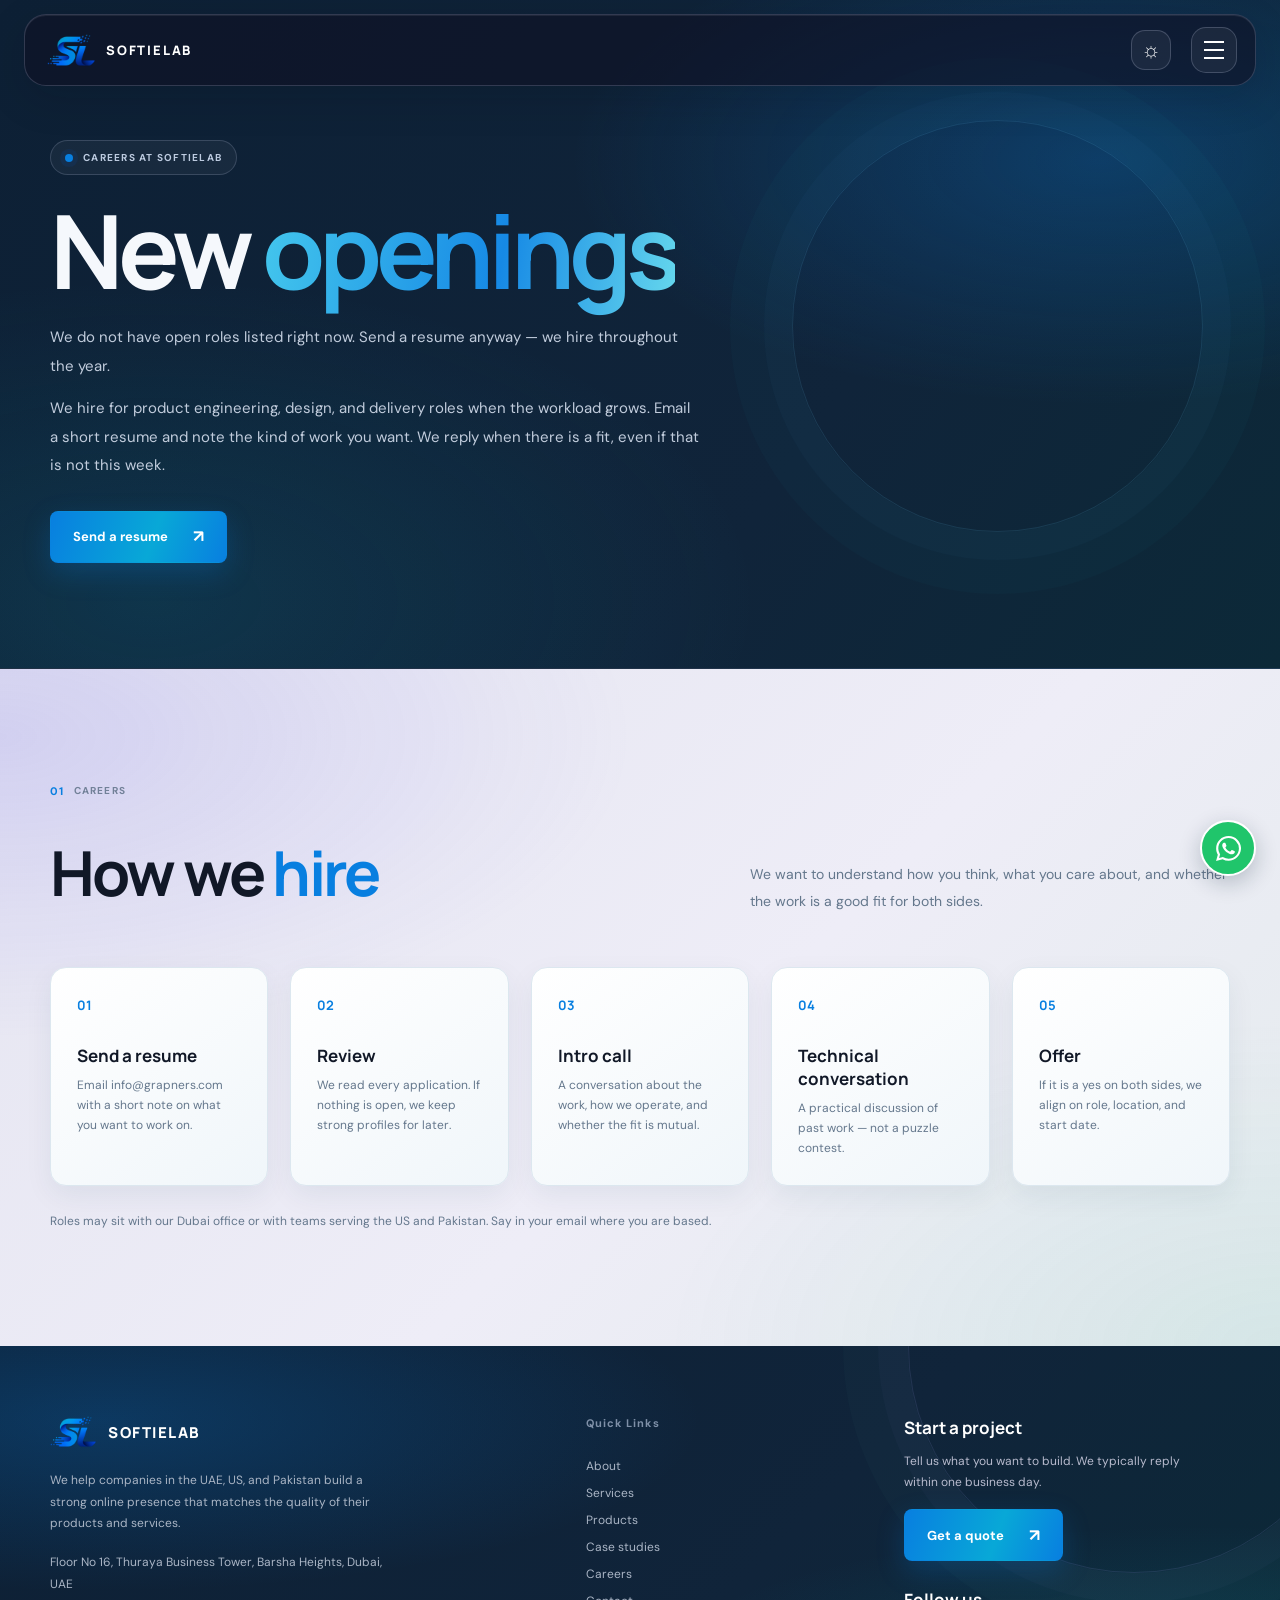
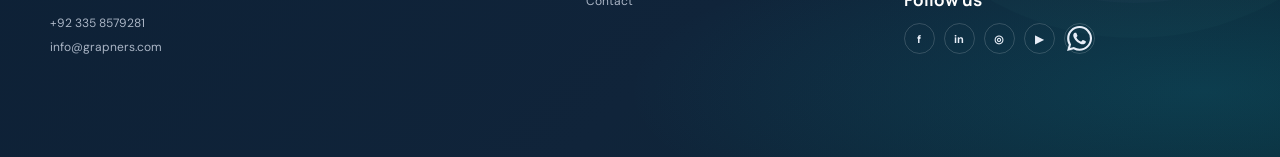
<file: careers.html>
<!doctype html>
<html lang="en">
  <head>
    <meta charset="utf-8">
    <meta name="viewport" content="width=device-width, initial-scale=1">
    <meta name="theme-color" content="#07111c">
    <meta name="description" content="Explore careers at SoftieLab and learn about our hiring process.">
    <title>Careers | SoftieLab</title>
    <link rel="preconnect" href="https://fonts.googleapis.com">
    <link rel="preconnect" href="https://fonts.gstatic.com" crossorigin>
    <link href="https://fonts.googleapis.com/css2?family=DM+Sans:wght@400;500;600;700&family=Manrope:wght@400;500;600;700;800&display=swap" rel="stylesheet">
    <link rel="stylesheet" href="styles.css?v=20261104-service-slider-33">
    <script src="script.js?v=20261103-scroll-motion-11" defer></script>
  </head>
  <body class="inner-page">
    <header class="site-header">
      <a class="brand" href="index.html" aria-label="SoftieLab home"><span class="brand-mark" aria-hidden="true"><span></span><span></span><span></span></span><span class="brand-name">SOFTIELAB</span></a>
      <button class="theme-toggle" type="button" aria-label="Toggle light and dark mode">☼</button>
      <button class="menu-toggle" type="button" aria-expanded="false" aria-controls="main-nav" aria-label="Open navigation"><span></span><span></span><span></span></button>
      <nav class="main-nav" id="main-nav" aria-label="Main navigation">
        <div class="menu-heading"><span>SOFTIELAB / CUSTOM SOFTWARE</span><p>Good ideas deserve<br><em>good software.</em></p></div>
        <a class="nav-link" href="index.html">Home</a><a class="nav-link" href="about.html">About</a><a class="nav-link" href="services.html">Services</a><a class="nav-link" href="products.html">Products</a><a class="nav-link" href="case-studies.html">Case studies</a><a class="nav-link active" href="careers.html" aria-current="page">Careers</a>
        <a class="button button-small" href="index.html#contact">Get a quote <span aria-hidden="true">↗</span></a>
        <div class="menu-aside"><span>HAVE A PROJECT IN MIND?</span><a href="mailto:info@grapners.com">info@grapners.com ↗</a><small>Custom software for growing companies.</small></div>
      </nav>
    </header>
    <main id="main-content">
      <section class="page-hero">
        <div class="page-hero-inner section-wrap">
          <div class="eyebrow"><span class="eyebrow-dot"></span> Careers at SoftieLab</div>
          <h1>New <span class="blue-text">openings</span></h1>
          <p>We do not have open roles listed right now. Send a resume anyway — we hire throughout the year.</p>
          <p>We hire for product engineering, design, and delivery roles when the workload grows. Email a short resume and note the kind of work you want. We reply when there is a fit, even if that is not this week.</p>
          <a class="button" href="mailto:info@grapners.com?subject=Career%20enquiry">Send a resume <span aria-hidden="true">↗</span></a>
        </div>
      </section>
      <section class="page-section page-section-tint">
        <div class="section-wrap">
          <div class="section-kicker"><span>01</span> Careers</div>
          <div class="page-heading"><h2>How we <span class="blue-text">hire</span></h2><p>We want to understand how you think, what you care about, and whether the work is a good fit for both sides.</p></div>
          <ol class="process-list hiring-list">
            <li><span>01</span><div><h3>Send a resume</h3><p>Email info@grapners.com with a short note on what you want to work on.</p></div></li>
            <li><span>02</span><div><h3>Review</h3><p>We read every application. If nothing is open, we keep strong profiles for later.</p></div></li>
            <li><span>03</span><div><h3>Intro call</h3><p>A conversation about the work, how we operate, and whether the fit is mutual.</p></div></li>
            <li><span>04</span><div><h3>Technical conversation</h3><p>A practical discussion of past work — not a puzzle contest.</p></div></li>
            <li><span>05</span><div><h3>Offer</h3><p>If it is a yes on both sides, we align on role, location, and start date.</p></div></li>
          </ol>
          <p class="location-note">Roles may sit with our Dubai office or with teams serving the US and Pakistan. Say in your email where you are based.</p>
        </div>
      </section>
    </main>
    <footer class="site-footer">
      <div class="footer-main section-wrap">
        <div class="footer-brand"><a class="brand" href="index.html" aria-label="SoftieLab home"><span class="brand-mark" aria-hidden="true"><span></span><span></span><span></span></span><span class="brand-name">SOFTIELAB</span></a><p>We help companies in the UAE, US, and Pakistan build a strong online presence that matches the quality of their products and services.</p><p>Floor No 16, Thuraya Business Tower, Barsha Heights, Dubai, UAE</p><div class="footer-contact"><a href="tel:+923358579281">+92 335 8579281</a><a href="mailto:info@grapners.com">info@grapners.com</a></div></div>
        <div class="footer-links"><div><strong>Quick Links</strong><a href="about.html">About</a><a href="services.html">Services</a><a href="products.html">Products</a><a href="case-studies.html">Case studies</a><a href="careers.html">Careers</a><a href="index.html#contact">Contact</a></div></div>
        <div class="footer-project"><h3>Start a project</h3><p>Tell us what you want to build. We typically reply within one business day.</p><a class="button" href="index.html#contact">Get a quote <span aria-hidden="true">↗</span></a><h3>Follow us</h3><div class="social-links"><a href="https://www.facebook.com/grapners" aria-label="Facebook">f</a><a href="https://www.linkedin.com/company/grapners" aria-label="LinkedIn">in</a><a href="https://www.instagram.com/grapners/" aria-label="Instagram">◎</a><a href="https://www.youtube.com/@grapners" aria-label="YouTube">▶</a><a href="https://wa.me/923358579281" aria-label="WhatsApp"><svg class="whatsapp-icon" viewBox="0 0 24 24" aria-hidden="true"><path d="M20.52 3.48A11.81 11.81 0 0 0 12.08 0C5.5 0 .15 5.34.15 11.92c0 2.1.55 4.15 1.59 5.96L.05 24l6.27-1.64a11.9 11.9 0 0 0 5.76 1.47h.01c6.58 0 11.93-5.35 11.93-11.93 0-3.19-1.24-6.19-3.5-8.42ZM12.09 21.8h-.01a9.9 9.9 0 0 1-5.04-1.38l-.36-.21-3.72.98.99-3.63-.23-.37a9.86 9.86 0 0 1-1.52-5.27c0-5.46 4.44-9.9 9.9-9.9 2.65 0 5.13 1.03 7 2.9a9.84 9.84 0 0 1 2.9 7c0 5.46-4.45 9.88-9.91 9.88Zm5.43-7.4c-.3-.15-1.76-.87-2.03-.97-.27-.1-.47-.15-.67.15-.2.3-.77.97-.94 1.17-.17.2-.35.22-.65.07-.3-.15-1.27-.47-2.42-1.5-.9-.8-1.5-1.78-1.68-2.08-.17-.3-.02-.46.13-.61.13-.13.3-.35.45-.52.15-.17.2-.3.3-.5.1-.2.05-.37-.02-.52-.08-.15-.67-1.61-.92-2.2-.24-.58-.48-.5-.67-.51h-.57c-.2 0-.52.07-.8.37-.27.3-1.04 1.02-1.04 2.48s1.07 2.87 1.22 3.07c.15.2 2.1 3.2 5.08 4.49.71.3 1.26.48 1.7.62.72.23 1.37.2 1.88.12.57-.09 1.76-.72 2.01-1.42.25-.7.25-1.3.17-1.42-.07-.12-.27-.2-.57-.35Z"/></svg></a></div></div>
      </div>
      <div class="footer-bottom section-wrap"><span>© <span id="year"></span> SoftieLab — All rights reserved</span><a href="https://grapners.com/privacy">Privacy</a><span>Powered by SoftieLab</span></div>
    </footer>
    <a class="whatsapp-float" href="https://wa.me/923358579281" aria-label="Chat on WhatsApp"><svg class="whatsapp-icon" viewBox="0 0 24 24" aria-hidden="true"><path d="M20.52 3.48A11.81 11.81 0 0 0 12.08 0C5.5 0 .15 5.34.15 11.92c0 2.1.55 4.15 1.59 5.96L.05 24l6.27-1.64a11.9 11.9 0 0 0 5.76 1.47h.01c6.58 0 11.93-5.35 11.93-11.93 0-3.19-1.24-6.19-3.5-8.42ZM12.09 21.8h-.01a9.9 9.9 0 0 1-5.04-1.38l-.36-.21-3.72.98.99-3.63-.23-.37a9.86 9.86 0 0 1-1.52-5.27c0-5.46 4.44-9.9 9.9-9.9 2.65 0 5.13 1.03 7 2.9a9.84 9.84 0 0 1 2.9 7c0 5.46-4.45 9.88-9.91 9.88Zm5.43-7.4c-.3-.15-1.76-.87-2.03-.97-.27-.1-.47-.15-.67.15-.2.3-.77.97-.94 1.17-.17.2-.35.22-.65.07-.3-.15-1.27-.47-2.42-1.5-.9-.8-1.5-1.78-1.68-2.08-.17-.3-.02-.46.13-.61.13-.13.3-.35.45-.52.15-.17.2-.3.3-.5.1-.2.05-.37-.02-.52-.08-.15-.67-1.61-.92-2.2-.24-.58-.48-.5-.67-.51h-.57c-.2 0-.52.07-.8.37-.27.3-1.04 1.02-1.04 2.48s1.07 2.87 1.22 3.07c.15.2 2.1 3.2 5.08 4.49.71.3 1.26.48 1.7.62.72.23 1.37.2 1.88.12.57-.09 1.76-.72 2.01-1.42.25-.7.25-1.3.17-1.42-.07-.12-.27-.2-.57-.35Z"/></svg></a>
  </body>
</html>
</file>
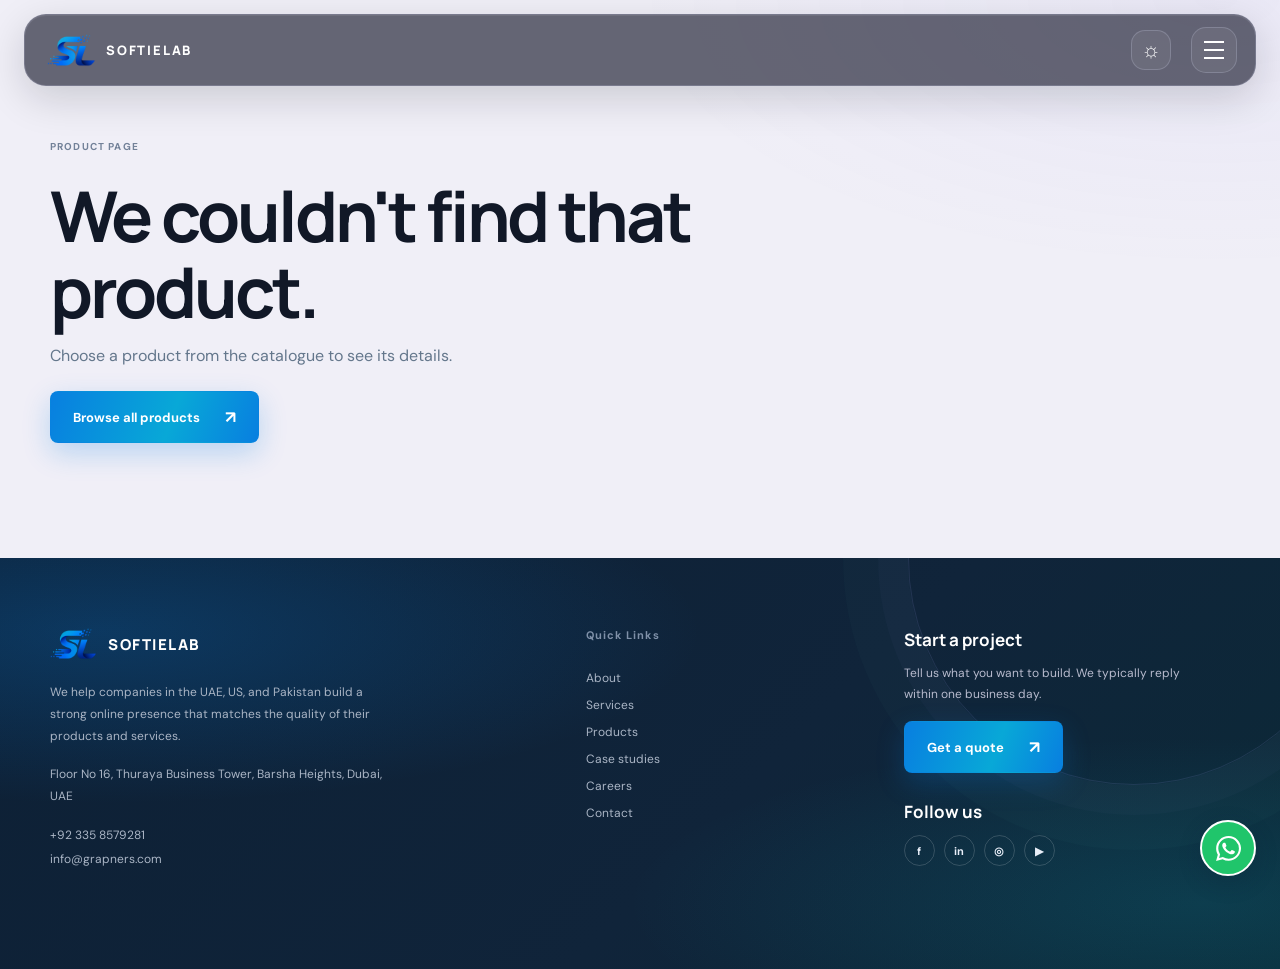
<file: product-detail.html>
<!doctype html>
<html lang="en">
  <head>
    <meta charset="utf-8">
    <meta name="viewport" content="width=device-width, initial-scale=1">
    <meta name="theme-color" content="#07111c">
    <meta name="description" content="Explore SoftieLab products and the workflows they help teams manage.">
    <title>Product details | SoftieLab</title>
    <link rel="preconnect" href="https://fonts.googleapis.com">
    <link rel="preconnect" href="https://fonts.gstatic.com" crossorigin>
    <link href="https://fonts.googleapis.com/css2?family=DM+Sans:wght@400;500;600;700&family=Manrope:wght@400;500;600;700;800&display=swap" rel="stylesheet">
    <link rel="stylesheet" href="styles.css?v=20261104-service-slider-33">
    <script src="product-detail.js?v=20261103-product-details-1" defer></script>
    <script src="script.js?v=20261103-scroll-motion-11" defer></script>
  </head>
  <body class="inner-page">
    <header class="site-header">
      <a class="brand" href="index.html" aria-label="SoftieLab home"><span class="brand-mark" aria-hidden="true"><span></span><span></span><span></span></span><span class="brand-name">SOFTIELAB</span></a>
      <button class="theme-toggle" type="button" aria-label="Toggle light and dark mode">☼</button>
      <button class="menu-toggle" type="button" aria-expanded="false" aria-controls="main-nav" aria-label="Open navigation"><span></span><span></span><span></span></button>
      <nav class="main-nav" id="main-nav" aria-label="Main navigation">
        <div class="menu-heading"><span>SOFTIELAB / CUSTOM SOFTWARE</span><p>Good ideas deserve<br><em>good software.</em></p></div>
        <a class="nav-link" href="index.html">Home</a><a class="nav-link" href="about.html">About</a><a class="nav-link" href="services.html">Services</a><a class="nav-link active" href="products.html" aria-current="page">Products</a><a class="nav-link" href="case-studies.html">Case studies</a><a class="nav-link" href="careers.html">Careers</a>
        <a class="button button-small" href="index.html#contact">Get a quote <span aria-hidden="true">↗</span></a>
        <div class="menu-aside"><span>HAVE A PROJECT IN MIND?</span><a href="mailto:info@grapners.com">info@grapners.com ↗</a><small>Custom software for growing companies.</small></div>
      </nav>
    </header>
    <main id="main-content">
      <div data-product-page>
        <section class="page-hero product-detail-hero">
          <div class="page-hero-inner section-wrap product-detail-hero-inner">
            <div class="product-detail-copy">
              <nav class="product-breadcrumb" aria-label="Breadcrumb"><a href="index.html">Home</a><span aria-hidden="true">/</span><a href="products.html">Products</a><span aria-hidden="true">/</span><span data-product-category></span></nav>
              <div class="eyebrow"><span class="eyebrow-dot"></span><span data-product-category-label></span></div>
              <h1 data-product-title></h1>
              <p data-product-description></p>
              <a class="button" href="index.html#contact">Discuss this product <span aria-hidden="true">↗</span></a>
            </div>
            <div class="product-detail-visual">
              <span class="product-detail-orbit" aria-hidden="true"></span>
              <img data-product-image alt="">
              <span class="product-visual-caption"><span aria-hidden="true"></span> A smarter way to work</span>
            </div>
          </div>
        </section>
        <section class="page-section product-detail-content">
          <div class="section-wrap">
            <div class="product-overview page-intro">
              <span class="section-kicker"><span>01</span> Product overview</span>
              <h2 data-product-overview-title></h2>
              <p data-product-overview></p>
            </div>
            <div class="product-features-heading page-heading">
              <div><span class="section-kicker"><span>02</span> Made for the way you work</span><h2>One platform.<br><span class="blue-text">More clarity.</span></h2></div>
              <p>Bring day-to-day tasks into a clearer workflow, with helpful automation where it makes sense.</p>
            </div>
            <div class="product-feature-grid" data-product-features></div>
            <a class="product-back-link" href="products.html"><span aria-hidden="true">←</span> Back to all products</a>
          </div>
        </section>
        <section class="page-section page-section-tint">
          <div class="section-wrap product-detail-cta">
            <div><span class="section-kicker"><span>03</span> Let's build what works</span><h2>See how <span class="blue-text" data-product-cta-name></span> can fit your team.</h2><p>Tell us about your goals and we’ll help you explore the right next step.</p></div>
            <a class="button" href="index.html#contact">Talk to our team <span aria-hidden="true">↗</span></a>
          </div>
        </section>
      </div>
      <section class="page-section product-not-found" data-product-not-found hidden>
        <div class="section-wrap">
          <span class="section-kicker">Product page</span>
          <h1>We couldn't find that product.</h1>
          <p>Choose a product from the catalogue to see its details.</p>
          <a class="button" href="products.html">Browse all products <span aria-hidden="true">↗</span></a>
        </div>
      </section>
    </main>
    <footer class="site-footer">
      <div class="footer-main section-wrap">
        <div class="footer-brand"><a class="brand" href="index.html" aria-label="SoftieLab home"><span class="brand-mark" aria-hidden="true"><span></span><span></span><span></span></span><span class="brand-name">SOFTIELAB</span></a><p>We help companies in the UAE, US, and Pakistan build a strong online presence that matches the quality of their products and services.</p><p>Floor No 16, Thuraya Business Tower, Barsha Heights, Dubai, UAE</p><div class="footer-contact"><a href="tel:+923358579281">+92 335 8579281</a><a href="mailto:info@grapners.com">info@grapners.com</a></div></div>
        <div class="footer-links"><div><strong>Quick Links</strong><a href="about.html">About</a><a href="services.html">Services</a><a href="products.html">Products</a><a href="case-studies.html">Case studies</a><a href="careers.html">Careers</a><a href="index.html#contact">Contact</a></div></div>
        <div class="footer-project"><h3>Start a project</h3><p>Tell us what you want to build. We typically reply within one business day.</p><a class="button" href="index.html#contact">Get a quote <span aria-hidden="true">↗</span></a><h3>Follow us</h3><div class="social-links"><a href="https://www.facebook.com/grapners" aria-label="Facebook">f</a><a href="https://www.linkedin.com/company/grapners" aria-label="LinkedIn">in</a><a href="https://www.instagram.com/grapners/" aria-label="Instagram">◎</a><a href="https://www.youtube.com/@grapners" aria-label="YouTube">▶</a></div></div>
      </div>
      <div class="footer-bottom section-wrap"><span>© <span id="year"></span> SoftieLab — All rights reserved</span><a href="https://grapners.com/privacy">Privacy</a><span>Powered by SoftieLab</span></div>
    </footer>
    <a class="whatsapp-float" href="https://wa.me/923358579281" aria-label="Chat on WhatsApp"><svg class="whatsapp-icon" viewBox="0 0 24 24" aria-hidden="true"><path d="M20.52 3.48A11.81 11.81 0 0 0 12.08 0C5.5 0 .15 5.34.15 11.92c0 2.1.55 4.15 1.59 5.96L.05 24l6.27-1.64a11.9 11.9 0 0 0 5.76 1.47h.01c6.58 0 11.93-5.35 11.93-11.93 0-3.19-1.24-6.19-3.5-8.42ZM12.09 21.8h-.01a9.9 9.9 0 0 1-5.04-1.38l-.36-.21-3.72.98.99-3.63-.23-.37a9.86 9.86 0 0 1-1.52-5.27c0-5.46 4.44-9.9 9.9-9.9 2.65 0 5.13 1.03 7 2.9a9.84 9.84 0 0 1 2.9 7c0 5.46-4.45 9.88-9.91 9.88Zm5.43-7.4c-.3-.15-1.76-.87-2.03-.97-.27-.1-.47-.15-.67.15-.2.3-.77.97-.94 1.17-.17.2-.35.22-.65.07-.3-.15-1.27-.47-2.42-1.5-.9-.8-1.5-1.78-1.68-2.08-.17-.3-.02-.46.13-.61.13-.13.3-.35.45-.52.15-.17.2-.3.3-.5.1-.2.05-.37-.02-.52-.08-.15-.67-1.61-.92-2.2-.24-.58-.48-.5-.67-.51h-.57c-.2 0-.52.07-.8.37-.27.3-1.04 1.02-1.04 2.48s1.07 2.87 1.22 3.07c.15.2 2.1 3.2 5.08 4.49.71.3 1.26.48 1.7.62.72.23 1.37.2 1.88.12.57-.09 1.76-.72 2.01-1.42.25-.7.25-1.3.17-1.42-.07-.12-.27-.2-.57-.35Z"/></svg></a>
  </body>
</html>
</file>
<file: styles.css>
:root {
  --blue: #0066ff;
  --blue-dark: #0056df;
  --ink: #111827;
  --muted: #667085;
  --line: #e6eaf0;
  --paper: #fff;
  --soft: #f6f8fb;
  --font-body: "DM Sans", sans-serif;
  --font-display: "Manrope", sans-serif;
}

* { box-sizing: border-box; }
html { scroll-behavior: smooth; scroll-padding-top: 90px; }
body { margin: 0; color: var(--ink); background: var(--paper); font-family: var(--font-body); -webkit-font-smoothing: antialiased; }
a { color: inherit; text-decoration: none; }
button, input, textarea, select { font: inherit; }
button, a { -webkit-tap-highlight-color: transparent; }
.section-wrap { width: min(1180px, calc(100% - 64px)); margin-inline: auto; }
.blue-text { color: var(--blue); }

.site-header { height: 82px; padding: 0 max(32px, calc((100vw - 1296px) / 2)); display: flex; align-items: center; justify-content: space-between; border-bottom: 1px solid #edf0f4; background: rgba(255,255,255,.92); position: sticky; z-index: 10; top: 0; backdrop-filter: blur(16px); }
.brand { display: inline-flex; align-items: center; gap: 10px; font: 800 24px/1 var(--font-display); letter-spacing: -1.4px; }
.brand-light { font-weight: 500; }
.brand i { color: var(--blue); font-style: normal; }
.brand-mark { width: 29px; height: 29px; display: flex; align-items: flex-end; gap: 3px; transform: skew(-28deg); }
.brand-mark span { width: 7px; background: var(--blue); border-radius: 5px 5px 2px 2px; }
.brand-mark span:nth-child(1) { height: 15px; opacity: .58; }
.brand-mark span:nth-child(2) { height: 23px; opacity: .8; }
.brand-mark span:nth-child(3) { height: 29px; }
.main-nav { display: flex; align-items: center; gap: 31px; }
.nav-link { color: #555f70; font-size: 13px; font-weight: 600; transition: color .2s; }
.nav-link:hover, .nav-link.active { color: var(--blue); }
.button { display: inline-flex; min-height: 52px; padding: 0 22px; align-items: center; justify-content: center; gap: 25px; border: 1px solid var(--blue); border-radius: 5px; color: #fff; background: var(--blue); font-size: 13px; font-weight: 700; transition: transform .2s, background .2s, box-shadow .2s; }
.button:hover { transform: translateY(-2px); background: var(--blue-dark); box-shadow: 0 9px 22px #0066ff2e; }
.button span { font-size: 17px; line-height: 1; }
.button-small { min-height: 43px; padding: 0 17px; gap: 16px; }
.menu-toggle { display: none; }

.hero { min-height: 655px; display: grid; grid-template-columns: .92fr 1.08fr; align-items: center; gap: 16px; position: relative; overflow-x: clip; padding-top: 30px; padding-bottom: 75px; }
.hero-copy { position: relative; z-index: 1; padding-bottom: 8px; }
.eyebrow, .section-kicker { display: flex; align-items: center; gap: 10px; text-transform: uppercase; letter-spacing: 1.35px; font-size: 10px; font-weight: 700; color: #7a8493; }
.eyebrow { color: #525f72; margin-bottom: 26px; }
.eyebrow-dot { width: 8px; height: 8px; background: var(--blue); border-radius: 50%; box-shadow: 0 0 0 5px #0066ff14; }
.hero h1 { margin: 0; font: 700 clamp(54px, 6vw, 78px)/1.06 var(--font-display); letter-spacing: -5px; }
.hero-description { max-width: 440px; margin: 25px 0 27px; color: var(--muted); font-size: 16px; line-height: 1.85; }
.hero-actions { display: flex; align-items: center; gap: 28px; }
.text-link { display: inline-flex; align-items: center; gap: 10px; font-size: 12px; font-weight: 700; transition: color .2s; }
.text-link:hover { color: var(--blue); }
.text-link span { color: var(--blue); font-size: 17px; }
.hero-proof { display: flex; align-items: center; gap: 14px; margin-top: 53px; }
.avatar-stack { display: flex; padding-left: 5px; }
.avatar-stack span { width: 31px; height: 31px; display: grid; place-items: center; margin-left: -5px; border: 2px solid white; border-radius: 50%; color: #fff; background: #222d44; font-size: 9px; font-weight: 700; }
.avatar-stack span:nth-child(2) { background: #7b88a4; }.avatar-stack span:nth-child(3) { background: var(--blue); }
.hero-proof p { margin: 0; color: #788293; font-size: 10px; line-height: 1.65; }.hero-proof strong { color: #3b4657; font-weight: 700; }
.hero-art { height: 460px; display: grid; place-items: center; position: relative; }
.hero-art::before { content: ""; position: absolute; width: 370px; height: 370px; border-radius: 50%; background: radial-gradient(circle, #edf4ff 0, #f5f8ff 48%, transparent 70%); }
.art-orbit { position: absolute; border: 1px solid #dce8fb; border-radius: 50%; transform: rotate(-23deg); }
.orbit-one { width: 535px; height: 230px; }.orbit-two { width: 445px; height: 305px; transform: rotate(34deg); }
.dashboard { width: min(495px, 93%); height: 330px; border: 1px solid #e4eaf3; border-radius: 10px; overflow: hidden; position: relative; background: #fff; box-shadow: 0 24px 60px #30476e1c, 0 5px 14px #30476e0b; transform: rotate(-3deg); }
.dash-top { height: 39px; display: flex; align-items: center; justify-content: space-between; padding: 0 13px; border-bottom: 1px solid #edf0f5; background: #fff; }
.window-dots { display: flex; gap: 4px; }.window-dots i { width: 6px; height: 6px; background: #d5dce7; border-radius: 50%; }.window-dots i:first-child { background: #ff8f86; }.window-dots i:nth-child(2) { background: #ffd36e; }.window-dots i:nth-child(3) { background: #7ddca9; }
.dash-label { color: #9aa4b4; font-size: 7px; letter-spacing: 1.2px; font-weight: 700; }.dash-menu { color: #9ba4b2; letter-spacing: 2px; }
.dash-content { display: flex; height: calc(100% - 39px); }.dash-sidebar { width: 45px; display: flex; align-items: center; flex-direction: column; gap: 18px; padding-top: 12px; border-right: 1px solid #f0f2f6; }.sidebar-logo { width: 21px; height: 21px; display: grid; place-items: center; margin-bottom: 7px; border-radius: 6px; color: white; background: var(--blue); font-size: 12px; }.side-icon { width: 22px; height: 22px; display: grid; place-items: center; border-radius: 5px; color: #aab3c0; font-size: 12px; }.side-icon.selected { color: var(--blue); background: #edf4ff; }
.dash-main { flex: 1; padding: 15px 17px 10px; }.dash-heading { display: flex; justify-content: space-between; align-items: center; }.dash-heading small, .metric-card small { color: #9aa4b4; font-size: 6px; letter-spacing: .75px; font-weight: 700; }.dash-heading h3 { margin: 5px 0 12px; font: 700 14px var(--font-display); letter-spacing: -.5px; }.dash-heading h3 span { color: var(--blue); font-size: 10px; }.profile-dot { width: 23px; height: 23px; display: grid; place-items: center; color: white; background: #ed9a77; border-radius: 50%; font-size: 9px; }
.metric-row { display: grid; grid-template-columns: 1fr .8fr; gap: 8px; }.metric-card { min-height: 63px; padding: 9px 10px; border: 1px solid #edf0f5; border-radius: 5px; }.metric-card strong { display: block; margin: 6px 0 7px; font: 700 11px var(--font-display); }.metric-blue { background: #f3f7ff; border-color: #e5edff; }.metric-blue strong { color: var(--blue); font-size: 16px; margin-bottom: 1px; }.metric-blue span { color: #7d8a9f; font-size: 6px; }.health-bar { display: flex; gap: 2px; }.health-bar i { width: 9%; height: 3px; background: #dce9ff; border-radius: 3px; }.health-bar i:nth-child(-n+8) { background: var(--blue); }
.chart-card { margin-top: 9px; padding: 10px 10px 6px; border: 1px solid #edf0f5; border-radius: 5px; }.chart-head { display: flex; justify-content: space-between; color: #28344a; font-size: 7px; }.chart-head span { color: #8d98a9; font-size: 6px; }.chart { height: 76px; margin-top: 4px; position: relative; }.chart-lines { position: absolute; inset: 5px 0 0; display: flex; flex-direction: column; justify-content: space-between; }.chart-lines i { border-top: 1px dashed #eef0f4; }.chart svg { width: 100%; height: 100%; position: relative; }.chart-months { display: flex; justify-content: space-between; color: #a6adba; font-size: 6px; }.dash-bottom { display: flex; align-items: center; gap: 12px; margin-top: 10px; color: #8c96a6; font-size: 6px; }.mini-dot { display: inline-block; width: 5px; height: 5px; margin-right: 4px; border-radius: 50%; background: #92a0b6; }.mini-dot.blue { background: var(--blue); }.live-status { margin-left: auto; padding: 3px 6px; border-radius: 9px; color: #29956b; background: #eaf8f0; font-size: 5px; }
.float-chip { position: absolute; z-index: 2; display: flex; align-items: center; gap: 8px; padding: 11px 14px; border: 1px solid #e9edf3; border-radius: 6px; background: #fff; box-shadow: 0 10px 30px #21385c12; color: #4d596c; font-size: 10px; font-weight: 600; }.chip-top { top: 65px; right: 13px; }.chip-bottom { bottom: 49px; left: -3px; }.chip-icon { width: 22px; height: 22px; display: grid; place-items: center; border-radius: 5px; color: var(--blue); background: #eff5ff; font-size: 15px; }.pulse-dot { width: 8px; height: 8px; border-radius: 50%; background: #2bc48a; box-shadow: 0 0 0 4px #2bc48a1c; }.art-sparkle { position: absolute; color: var(--blue); }.sparkle-a { top: 110px; left: 25px; font-size: 20px; }.sparkle-b { bottom: 95px; right: 31px; font-size: 15px; }
.hero-scroll { position: absolute; right: 0; bottom: 25px; display: flex; align-items: center; gap: 10px; color: #99a2b0; font-size: 8px; letter-spacing: 1.4px; font-weight: 700; }.hero-scroll span { width: 1px; height: 28px; background: var(--blue); }

.trusted { min-height: 125px; display: flex; align-items: center; justify-content: space-between; gap: 30px; border-top: 1px solid var(--line); border-bottom: 1px solid var(--line); }.trusted p { max-width: 185px; color: #8791a0; font-size: 11px; line-height: 1.7; }.trusted-list { display: flex; flex-wrap: wrap; align-items: center; justify-content: flex-end; gap: 24px; color: #758093; font: 700 9px var(--font-display); letter-spacing: .9px; }.trusted-list i { width: 4px; height: 4px; border-radius: 50%; background: #b6c2d2; }
.intro { padding-top: 130px; padding-bottom: 120px; }.section-kicker { margin-bottom: 25px; }.section-kicker span { color: var(--blue); font-size: 11px; }.intro-grid { display: grid; grid-template-columns: 1fr .62fr; align-items: end; gap: 80px; }.intro h2, .section-heading h2, .process h2, .contact h2 { margin: 0; font: 650 clamp(39px, 5vw, 58px)/1.16 var(--font-display); letter-spacing: -3px; }.intro-copy { padding-bottom: 4px; }.intro-copy p, .section-heading > p, .process-top > p, .contact-copy > p { color: var(--muted); font-size: 14px; line-height: 1.9; }.intro-copy p { margin: 0 0 21px; }.stat-row { display: grid; grid-template-columns: repeat(3, 1fr) 1.35fr; align-items: end; gap: 22px; margin-top: 75px; padding-top: 25px; border-top: 1px solid var(--line); }.stat { display: flex; flex-direction: column; gap: 8px; }.stat strong { font: 700 33px var(--font-display); letter-spacing: -2px; }.stat strong span { color: var(--blue); }.stat > span { color: #838d9c; font-size: 10px; }.stat-note { justify-self: end; color: #8a94a3; font-size: 10px; line-height: 1.8; }
.services { padding: 88px 55px 95px; background: var(--soft); }.section-heading { display: flex; justify-content: space-between; align-items: end; gap: 50px; }.section-heading > p { max-width: 360px; margin: 0 0 6px; }.service-grid { display: grid; grid-template-columns: repeat(4, 1fr); gap: 12px; margin-top: 50px; }.service-card { min-height: 260px; position: relative; padding: 23px 20px; border: 1px solid #e9edf3; border-radius: 5px; background: #fff; transition: transform .2s, box-shadow .2s; }.service-card:hover { transform: translateY(-5px); box-shadow: 0 12px 30px #1224410d; }.service-number { color: #a1a9b6; font-size: 8px; letter-spacing: 1.1px; font-weight: 700; }.service-icon { width: 42px; height: 42px; display: grid; place-items: center; margin: 30px 0 17px; border-radius: 7px; font-size: 22px; }.icon-strategy { color: #0868f8; background: #eaf2ff; }.icon-design { color: #6c69df; background: #f0efff; }.icon-build { color: #12a579; background: #e8f8f2; }.icon-grow { color: #dd9b24; background: #fff7e7; }.service-card h3 { margin: 0 0 9px; font: 700 15px var(--font-display); letter-spacing: -.4px; }.service-card p { margin: 0; color: #7b8594; font-size: 10px; line-height: 1.75; }.service-card > a { position: absolute; right: 19px; bottom: 17px; color: var(--blue); font-size: 16px; }
.work { padding-top: 130px; padding-bottom: 130px; }.work-heading { align-items: end; }.work-heading .text-link { margin-bottom: 8px; }.project-grid { display: grid; grid-template-columns: 1fr 1fr; gap: 40px 22px; margin-top: 50px; }.project-card { min-width: 0; }.project-large { grid-column: span 2; }.project-visual { height: 250px; position: relative; overflow: hidden; border-radius: 5px; }.project-large .project-visual { height: 360px; }.visual-orbit { display: grid; place-items: center; background: #0f1c34; }.visual-orbit::before, .visual-orbit::after { content: ""; position: absolute; width: 550px; height: 290px; border: 1px solid #ffffff1c; border-radius: 50%; transform: rotate(-25deg); }.visual-orbit::after { width: 400px; height: 360px; transform: rotate(38deg); }.orbit-globe { width: 156px; height: 156px; position: relative; z-index: 1; display: grid; place-items: center; border: 1px solid #ffffff66; border-radius: 50%; color: #fff; background: radial-gradient(circle at 35% 26%, #4590ff, #1253cb 42%, #102d67 75%); box-shadow: 0 0 75px #1b6eff52, inset -20px -15px 38px #051330; }.orbit-globe span { font: 500 89px var(--font-display); letter-spacing: -8px; }.orbit-globe i { position: absolute; width: 215px; height: 52px; border: 1px solid #9dbfffad; border-radius: 50%; transform: rotate(-29deg); }.orbit-globe b { position: absolute; width: 13px; height: 13px; top: 12px; right: 0; border-radius: 50%; background: #c3dcff; box-shadow: 0 0 15px #86baff; }.visual-tag { position: absolute; z-index: 1; left: 24px; bottom: 21px; color: #ffffff8a; font-size: 8px; letter-spacing: 1.3px; font-weight: 700; }.visual-side-note { position: absolute; right: 36px; bottom: 58px; color: #dce8ff; font: 500 17px/1.5 var(--font-display); }
.visual-cards { display: grid; place-items: center; background: #d9e8fc; }.phone-frame { width: 154px; height: 221px; position: relative; padding: 28px 15px 13px; border: 5px solid #17223a; border-radius: 22px; background: #fff; box-shadow: 14px 14px 0 #b7cdee; transform: rotate(7deg); }.phone-notch { width: 43px; height: 8px; position: absolute; top: 4px; left: calc(50% - 21px); border-radius: 8px; background: #17223a; }.phone-frame small { color: #8995a6; font-size: 5px; letter-spacing: .8px; }.phone-frame b { display: block; margin-top: 15px; font: 700 21px/1.15 var(--font-display); letter-spacing: -1px; }.phone-circle { width: 28px; height: 28px; display: grid; place-items: center; margin-top: 16px; border-radius: 50%; color: white; background: var(--blue); font-size: 13px; }.phone-lines { margin-top: 12px; }.phone-lines i { display: block; height: 3px; margin: 5px 0; border-radius: 3px; background: #e9edf4; }.phone-lines i:last-child { width: 60%; }.visual-cards .visual-tag { color: #526982; }
.visual-grid { display: grid; place-items: center; background: #f0e8da; }.grid-window { width: 75%; height: 166px; position: relative; display: flex; overflow: hidden; border: 1px solid #e0d8ca; border-radius: 5px; background: #fbf8f1; box-shadow: 0 14px 30px #67584019; transform: rotate(-3deg); }.grid-window-bar { position: absolute; inset: 0 0 auto; height: 19px; padding: 5px 8px; color: #b0a99f; background: #f7f3ec; font-size: 5px; }.grid-window-bar span { margin-left: 25%; }.grid-window-copy { width: 58%; padding: 37px 0 0 17px; }.grid-window-copy small { color: #a2927e; font-size: 5px; letter-spacing: .6px; }.grid-window-copy b { display: block; margin-top: 7px; color: #352e26; font: 700 24px/1.02 var(--font-display); letter-spacing: -1.5px; }.grid-window-copy em { color: #d67243; font-style: normal; }.grid-window-copy > i { display: inline-block; margin-top: 10px; color: #72675a; font-size: 6px; font-style: normal; }.grid-window-art { flex: 1; display: grid; place-items: center; color: #fff; background: #d7784e; font: 700 74px var(--font-display); }.grid-window-art i { position: absolute; margin: 39px 0 0 39px; color: #f3c979; font-size: 24px; font-style: normal; }.visual-grid .visual-tag { color: #72675a; }
.project-info { display: flex; align-items: center; justify-content: space-between; gap: 20px; padding-top: 15px; }.project-info span { color: #8e98a7; font-size: 8px; letter-spacing: 1px; font-weight: 700; }.project-info h3 { margin: 6px 0 0; font: 700 16px var(--font-display); letter-spacing: -.4px; }.project-info > a { width: 34px; height: 34px; display: grid; flex: 0 0 34px; place-items: center; border: 1px solid #e3e8ef; border-radius: 50%; color: var(--blue); transition: color .2s, background .2s; }.project-info > a:hover { color: white; background: var(--blue); }
.process { padding-top: 50px; padding-bottom: 125px; }.process-top { display: flex; align-items: end; justify-content: space-between; gap: 60px; }.process-top > p { max-width: 380px; margin: 0 0 6px; }.steps { display: grid; grid-template-columns: repeat(4, 1fr); margin-top: 55px; border-top: 1px solid var(--line); }.step { padding: 20px 20px 0 0; }.step > span { color: var(--blue); font: 700 12px var(--font-display); }.step h3 { margin: 31px 0 10px; font: 700 15px var(--font-display); }.step p { max-width: 220px; margin: 0; color: #7f8998; font-size: 11px; line-height: 1.8; }
.quote-section { background: #f5f8fd; }.quote-wrap { padding-top: 84px; padding-bottom: 78px; }.quote-mark { height: 45px; color: var(--blue); font: 700 70px/.9 Georgia, serif; }.quote-wrap blockquote { max-width: 820px; min-height: 100px; margin: 14px 0 35px; font: 600 clamp(22px, 3vw, 31px)/1.5 var(--font-display); letter-spacing: -.9px; }.quote-bottom { display: flex; justify-content: space-between; align-items: center; padding-top: 22px; border-top: 1px solid #e3e9f2; }.quote-person { display: flex; align-items: center; gap: 11px; }.quote-avatar { width: 36px; height: 36px; display: grid; place-items: center; border-radius: 50%; color: white; background: #253554; font-size: 10px; font-weight: 700; }.quote-person strong, .quote-person small { display: block; }.quote-person strong { font-size: 10px; }.quote-person small { margin-top: 3px; color: #8a94a2; font-size: 9px; }.quote-controls { display: flex; align-items: center; gap: 13px; color: #8a94a2; font-size: 9px; }.quote-controls button { width: 31px; height: 31px; border: 1px solid #dce3ed; border-radius: 50%; color: #566174; background: transparent; cursor: pointer; transition: .2s; }.quote-controls button:hover { border-color: var(--blue); color: var(--blue); }
.contact { display: grid; grid-template-columns: .9fr 1fr; gap: 110px; padding-top: 130px; padding-bottom: 130px; }.contact h2 { margin-bottom: 20px; }.contact-copy > p { max-width: 370px; margin: 0 0 26px; }.contact-email { display: inline-flex; align-items: center; gap: 13px; color: var(--blue); font-size: 13px; font-weight: 700; }.contact-form { display: grid; grid-template-columns: 1fr 1fr; gap: 20px 16px; padding-top: 5px; }.contact-form label { display: flex; flex-direction: column; gap: 8px; color: #475366; font-size: 10px; font-weight: 700; }.contact-form label:nth-child(3), .contact-form label:nth-child(4), .form-submit, .form-message { grid-column: 1 / -1; }.contact-form input, .contact-form select, .contact-form textarea { width: 100%; min-height: 43px; padding: 11px 12px; border: 1px solid #e2e7ee; border-radius: 4px; outline: none; color: var(--ink); background: white; font-size: 11px; font-weight: 400; transition: border .2s, box-shadow .2s; }.contact-form textarea { min-height: 76px; resize: vertical; }.contact-form input:focus, .contact-form select:focus, .contact-form textarea:focus { border-color: var(--blue); box-shadow: 0 0 0 3px #0066ff12; }.contact-form input::placeholder, .contact-form textarea::placeholder { color: #a6afbc; }.contact-form select:invalid { color: #a6afbc; }.form-submit { justify-self: start; cursor: pointer; }.form-message { min-height: 15px; margin: -12px 0 0; color: #168452; font-size: 11px; }
.site-footer { border-top: 1px solid var(--line); }.footer-main { display: flex; justify-content: space-between; padding-top: 55px; padding-bottom: 45px; }.footer-brand p { margin: 17px 0 0; color: #8791a0; font-size: 10px; line-height: 1.8; }.footer-links { display: flex; gap: 90px; }.footer-links > div { display: flex; flex-direction: column; gap: 11px; }.footer-links strong { margin-bottom: 5px; color: #8e98a6; font-size: 8px; letter-spacing: 1.1px; }.footer-links a { color: #566174; font-size: 10px; }.footer-links a:hover { color: var(--blue); }.footer-bottom { display: flex; justify-content: space-between; padding-top: 16px; padding-bottom: 18px; border-top: 1px solid #edf0f4; color: #939cab; font-size: 9px; }.footer-bottom a { color: #596477; }

@media (min-width: 1400px) { .hero { min-height: 700px; } }
@media (max-width: 1000px) {
  .section-wrap { width: min(100% - 48px, 800px); }
  .site-header { padding-inline: 24px; }.main-nav { gap: 18px; }
  .hero { grid-template-columns: 1fr 1fr; min-height: 590px; }.hero h1 { font-size: 61px; }.hero-art { transform: scale(.88); margin-inline: -30px; }
  .trusted { align-items: flex-start; flex-direction: column; justify-content: center; gap: 8px; padding-block: 20px; }.trusted p { max-width: none; margin: 0; }.trusted-list { justify-content: flex-start; gap: 13px; }
  .services { padding-inline: 30px; }.service-grid { grid-template-columns: repeat(2, 1fr); }.service-card { min-height: 235px; }
  .contact { gap: 45px; }
}
@media (max-width: 700px) {
  html { scroll-padding-top: 72px; }
  .section-wrap { width: calc(100% - 40px); }
  .site-header { height: 70px; padding-inline: 20px; }.brand { font-size: 22px; }.brand-mark { width: 25px; height: 25px; }.brand-mark span:nth-child(3) { height: 25px; }
  .menu-toggle { width: 40px; height: 40px; display: flex; flex-direction: column; justify-content: center; align-items: center; gap: 6px; border: 1px solid #e5eaf0; border-radius: 5px; background: white; cursor: pointer; }.menu-toggle span { width: 16px; height: 1.5px; background: #263246; transition: .2s; }
  .menu-toggle[aria-expanded="true"] span:first-child { transform: translateY(3.7px) rotate(45deg); }.menu-toggle[aria-expanded="true"] span:last-child { transform: translateY(-3.7px) rotate(-45deg); }
  .main-nav { display: none; position: absolute; top: 69px; right: 0; left: 0; align-items: stretch; flex-direction: column; gap: 0; padding: 10px 20px 20px; border-bottom: 1px solid var(--line); background: white; box-shadow: 0 15px 24px #1b2e4c0d; }.main-nav.open { display: flex; }.nav-link { padding: 14px 4px; border-bottom: 1px solid #f0f2f6; }.main-nav .button { margin-top: 14px; }
  .hero { display: flex; flex-direction: column; align-items: stretch; gap: 0; min-height: auto; padding-top: 68px; padding-bottom: 72px; }.hero h1 { font-size: clamp(52px, 14vw, 72px); letter-spacing: -4px; }.hero-description { max-width: 460px; font-size: 14px; }.hero-proof { margin-top: 35px; }.hero-art { height: 330px; margin: 20px -22px 0; transform: scale(.88); }.dashboard { width: min(480px, 100%); height: 300px; }.dash-main { padding: 12px 13px 8px; }.hero-art::before { width: 300px; height: 300px; }.orbit-one { width: 430px; height: 180px; }.orbit-two { width: 380px; height: 260px; }.chip-top { right: 1px; top: 29px; }.chip-bottom { bottom: 14px; left: -4px; }.hero-scroll { bottom: 17px; }.sparkle-a { left: 12px; top: 44px; }
  .trusted { min-height: 130px; }.trusted-list { gap: 10px; row-gap: 8px; font-size: 8px; }.trusted-list i { margin-inline: 1px; }
  .intro { padding-top: 85px; padding-bottom: 85px; }.intro-grid { grid-template-columns: 1fr; gap: 20px; }.intro h2, .section-heading h2, .process h2, .contact h2 { font-size: clamp(38px, 10vw, 52px); letter-spacing: -2.5px; }.intro-copy p { font-size: 13px; }.stat-row { grid-template-columns: repeat(3, 1fr); gap: 13px; margin-top: 48px; }.stat strong { font-size: 26px; }.stat > span { font-size: 9px; }.stat-note { display: none; }
  .services { width: 100%; padding: 70px 20px 75px; }.section-heading { align-items: flex-start; flex-direction: column; gap: 12px; }.section-heading > p { font-size: 12px; }.service-grid { gap: 10px; margin-top: 32px; }.service-card { min-height: 235px; padding: 17px 14px; }.service-icon { width: 37px; height: 37px; margin: 27px 0 14px; }.service-card h3 { font-size: 13px; }.service-card p { font-size: 9px; }.service-card > a { right: 13px; bottom: 12px; }
  .work { padding-top: 85px; padding-bottom: 85px; }.work-heading { flex-direction: column; }.project-grid { grid-template-columns: 1fr; gap: 32px; margin-top: 35px; }.project-large { grid-column: auto; }.project-visual, .project-large .project-visual { height: 260px; }.visual-side-note { right: 20px; font-size: 13px; }.project-info h3 { font-size: 14px; }.grid-window { width: 83%; }
  .process { padding-top: 0; padding-bottom: 85px; }.process-top { align-items: flex-start; flex-direction: column; gap: 13px; }.process-top > p { font-size: 12px; }.steps { grid-template-columns: 1fr 1fr; gap: 25px 18px; margin-top: 35px; }.step { padding-right: 0; }.step h3 { margin: 20px 0 7px; font-size: 13px; }.step p { font-size: 10px; }
  .quote-wrap { padding-top: 60px; padding-bottom: 55px; }.quote-wrap blockquote { font-size: 21px; min-height: auto; margin-bottom: 28px; }.quote-controls { gap: 6px; }.quote-controls button { width: 29px; height: 29px; }
  .contact { grid-template-columns: 1fr; gap: 38px; padding-top: 85px; padding-bottom: 85px; }.contact-copy > p { font-size: 12px; }.contact-form { gap: 17px 12px; }.contact-form label { font-size: 9px; }
  .footer-main { flex-direction: column; gap: 35px; padding-top: 40px; }.footer-links { gap: 60px; }.footer-bottom { flex-wrap: wrap; gap: 12px; }.footer-bottom span:nth-child(2) { display: none; }
}

.inner-page { --page-ink: #111827; color: var(--page-ink); background: #fff; }
.inner-page .site-header { position: sticky; top: 0; background: #07111c; border-bottom-color: #ffffff1c; }
.inner-page .site-header .brand { color: #fff; }
.inner-page .site-header .menu-toggle span { background: #fff; }
.inner-page.menu-open .site-header { background: #07111c; }
.page-hero { min-height: 490px; display: flex; align-items: center; color: #f5f8fc; background: #07111c; }
.page-hero-inner { padding-block: 90px 100px; }
.page-hero .eyebrow { color: #aab6c6; }
.page-hero h1 { margin: 0; font: 700 clamp(48px, 7vw, 76px)/1.08 var(--font-display); letter-spacing: -4px; }
.page-hero .blue-text { color: #79b1ff; }
.page-hero p { max-width: 600px; margin: 22px 0 27px; color: #b1bece; font-size: 16px; line-height: 1.8; }
.page-section { padding-block: 100px; }
.page-intro { max-width: 760px; margin-bottom: 50px; }
.page-intro h2, .page-heading h2, .page-cta h2 { margin: 20px 0 14px; font: 700 clamp(38px, 5vw, 58px)/1.12 var(--font-display); letter-spacing: -2.8px; }
.page-intro > p, .page-heading > p { max-width: 650px; color: var(--muted); font-size: 15px; line-height: 1.85; }
.page-stat-grid { display: grid; grid-template-columns: repeat(3, 1fr); gap: 18px; }
.page-stat-grid article, .detail-card, .case-card { padding: 30px; border: 1px solid var(--line); border-radius: 8px; background: #fff; }
.page-stat-grid article > strong { color: var(--blue); font: 700 34px var(--font-display); }
.page-stat-grid h3, .detail-card h3, .case-card h3 { margin: 21px 0 9px; font: 700 21px/1.35 var(--font-display); letter-spacing: -.5px; }
.page-stat-grid p, .detail-card p, .case-card p { color: var(--muted); font-size: 13px; line-height: 1.75; }
.page-section-tint { background: var(--soft); }
.page-heading { display: flex; align-items: flex-end; justify-content: space-between; gap: 32px; }
.page-heading h2 { margin-top: 15px; }
.page-heading > p { max-width: 430px; margin-bottom: 7px; }
.process-list { display: grid; grid-template-columns: repeat(5, 1fr); gap: 22px; margin: 45px 0 0; padding: 0; list-style: none; }
.process-list li { min-height: 195px; padding: 22px 18px; border: 1px solid var(--line); border-radius: 7px; background: #fff; }
.process-list li > span { color: var(--blue); font: 700 13px var(--font-display); }
.process-list h3 { margin: 29px 0 8px; font: 700 17px var(--font-display); }
.process-list p { margin: 0; color: var(--muted); font-size: 12px; line-height: 1.7; }
.detail-card-grid { display: grid; grid-template-columns: repeat(3, 1fr); gap: 18px; }
.detail-card { min-height: 250px; display: flex; flex-direction: column; }
.detail-card > span, .case-card > span { color: #798597; font-size: 9px; font-weight: 700; letter-spacing: 1.1px; }
.detail-card h3, .case-card h3 { margin-top: 25px; }
.detail-card p, .case-card p { margin-bottom: 23px; }
.detail-card a, .case-card a { display: flex; justify-content: space-between; align-items: center; margin-top: auto; color: var(--blue); font-size: 11px; font-weight: 700; }
.detail-card a b, .case-card a b { font-size: 16px; }
.product-industry-grid { margin-top: 0; }
.product-industry-grid article { background: #fff; }
.case-grid { display: grid; grid-template-columns: repeat(2, 1fr); gap: 18px; }
.case-card { min-height: 235px; display: flex; flex-direction: column; background: linear-gradient(145deg, #fff, #f7f9fc); }
.page-cta { display: flex; align-items: center; justify-content: space-between; gap: 30px; padding-block: 85px; }
.page-cta h2 { margin-bottom: 0; }
.location-note { margin: 25px 0 0; color: var(--muted); font-size: 12px; line-height: 1.7; }
.dark-theme.inner-page { --page-ink: #eaf0f8; background: #101a29; }
.dark-theme.inner-page .page-section-tint { background: #0b1422; }
.dark-theme.inner-page .page-stat-grid article, .dark-theme.inner-page .detail-card, .dark-theme.inner-page .case-card, .dark-theme.inner-page .process-list li, .dark-theme.inner-page .product-industry-grid article { border-color: #2d3a4d; background: #121e2e; }
.dark-theme.inner-page .page-stat-grid h3, .dark-theme.inner-page .detail-card h3, .dark-theme.inner-page .case-card h3, .dark-theme.inner-page .process-list h3 { color: #eef4fc; }

@media (max-width: 900px) {
  .process-list { grid-template-columns: repeat(3, 1fr); }
  .detail-card-grid { grid-template-columns: repeat(2, 1fr); }
  .page-heading { display: block; }
  .page-heading > p { margin-bottom: 22px; }
}

@media (max-width: 700px) {
  .page-hero { min-height: 470px; }
  .page-hero-inner { padding-block: 84px; }
  .page-hero h1 { font-size: clamp(43px, 11vw, 64px); letter-spacing: -2.8px; }
  .page-hero p { font-size: 14px; }
  .page-section { padding-block: 72px; }
  .page-intro { margin-bottom: 32px; }
  .page-intro h2, .page-heading h2, .page-cta h2 { font-size: clamp(36px, 10vw, 49px); letter-spacing: -2px; }
  .page-stat-grid, .detail-card-grid, .case-grid { grid-template-columns: 1fr; }
  .page-stat-grid article, .detail-card, .case-card { padding: 23px; }
  .process-list { grid-template-columns: 1fr 1fr; gap: 11px; margin-top: 30px; }
  .process-list li { min-height: 175px; padding: 17px 14px; }
  .process-list h3 { margin-top: 22px; }
  .page-cta { align-items: flex-start; flex-direction: column; padding-block: 66px; }
}

@media (max-width: 420px) {
  .process-list { grid-template-columns: 1fr; }
  .process-list li { min-height: 0; }
}
@media (max-width: 380px) {
  .hero h1 { font-size: 48px; }.hero-art { transform: scale(.78); height: 295px; margin-inline: -40px; }.service-card { min-height: 250px; }.trusted-list { font-size: 7px; }.contact-form { grid-template-columns: 1fr; }.contact-form label { grid-column: 1 / -1; }
}
@media (prefers-reduced-motion: reduce) { *, *::before, *::after { scroll-behavior: auto !important; transition-duration: .01ms !important; animation-duration: .01ms !important; animation-iteration-count: 1 !important; } }

.about-hero { min-height: 550px; display: flex; align-items: center; color: #f5f8fc; background: #07111c; }
.about-hero-inner { display: grid; grid-template-columns: 1fr .9fr; align-items: center; gap: 65px; padding-block: 80px; }
.about-hero-copy h1 { margin: 0 0 20px; font: 700 clamp(52px, 6.4vw, 78px)/1.08 var(--font-display); letter-spacing: -4px; }
.about-hero-copy .blue-text { color: #79b1ff; }
.about-hero-copy p { max-width: 540px; color: #b1bece; font-size: 15px; line-height: 1.8; }
.about-image-grid { height: 350px; display: grid; grid-template-columns: 1fr 1fr; grid-template-rows: 1fr 1fr; gap: 12px; }
.about-image-grid img { width: 100%; height: 100%; min-height: 0; object-fit: cover; border-radius: 6px; }
.about-image-grid img:last-child { grid-column: 2; grid-row: 1 / 3; }
.about-details .page-heading { align-items: end; }
.about-details .page-heading h2, .service-group .page-heading h2, .product-group .page-heading h2 { margin: 13px 0 0; }
.location-grid, .partner-grid { display: grid; grid-template-columns: repeat(3, 1fr); gap: 16px; }
.location-grid article, .partner-grid article { padding: 27px 25px; border: 1px solid var(--line); border-radius: 7px; background: #fff; }
.location-grid article > span, .partner-grid article > span { color: var(--blue); font-size: 9px; font-weight: 700; letter-spacing: 1px; }
.location-grid h3, .partner-grid h3 { margin: 24px 0 9px; font: 700 20px/1.3 var(--font-display); }
.location-grid p, .partner-grid p { margin: 0; color: var(--muted); font-size: 12px; line-height: 1.8; }
.partner-block { margin-top: 95px; }
.partner-block .page-heading { margin-bottom: 35px; }
.service-groups, .product-groups { padding-block: 70px 95px; }
.service-group + .service-group, .product-group + .product-group { margin-top: 95px; padding-top: 68px; border-top: 1px solid var(--line); }
.service-group .page-heading, .product-group .page-heading { margin-bottom: 35px; }
.service-group .page-heading > p, .product-group .page-heading > p { max-width: 400px; }
.image-card-grid { display: grid; grid-template-columns: repeat(3, minmax(0, 1fr)); gap: 18px; }
.image-card-grid-single { grid-template-columns: repeat(3, minmax(0, 1fr)); }
.image-card { min-width: 0; overflow: hidden; border: 1px solid var(--line); border-radius: 7px; background: #fff; }
.image-card > img { display: block; width: 100%; height: 190px; object-fit: cover; background: #e8edf5; }
.image-card > div { min-height: 215px; display: flex; flex-direction: column; align-items: flex-start; padding: 22px; }
.image-card h3 { margin: 0 0 10px; font: 700 18px/1.35 var(--font-display); letter-spacing: -.3px; }
.image-card p { margin: 0 0 20px; color: var(--muted); font-size: 12px; line-height: 1.75; }
.image-card a { display: flex; width: 100%; align-items: center; justify-content: space-between; gap: 12px; margin-top: auto; color: var(--blue); font-size: 11px; font-weight: 700; }
.image-card a b { font-size: 16px; }
.product-type { margin-bottom: 9px; color: #798597; font-size: 9px; font-weight: 700; letter-spacing: 1px; }
.case-studies-section { padding-top: 70px; padding-bottom: 100px; }
.case-grid { grid-template-columns: repeat(2, minmax(0, 1fr)); gap: 24px; }
.case-feature { min-width: 0; overflow: hidden; border: 1px solid var(--line); border-radius: 7px; background: #fff; }
.case-feature > img { display: block; width: 100%; height: 250px; object-fit: cover; background: #e8edf5; }
.case-feature > div { min-height: 245px; display: flex; flex-direction: column; align-items: flex-start; padding: 25px; }
.case-feature > div > span { color: #798597; font-size: 10px; font-weight: 700; letter-spacing: .8px; }
.case-feature h2 { margin: 14px 0 10px; font: 700 23px/1.3 var(--font-display); letter-spacing: -.6px; }
.case-feature p { margin: 0 0 22px; color: var(--muted); font-size: 13px; line-height: 1.75; }
.case-feature a { display: flex; width: 100%; justify-content: space-between; margin-top: auto; color: var(--blue); font-size: 11px; font-weight: 700; }
.case-feature a b { font-size: 16px; }
.inner-page .page-hero .button { margin-top: 4px; }
.inner-page .page-hero p + p { margin-top: -13px; }
.dark-theme.inner-page .location-grid article, .dark-theme.inner-page .partner-grid article, .dark-theme.inner-page .image-card, .dark-theme.inner-page .case-feature { border-color: #2d3a4d; background: #121e2e; }
.dark-theme.inner-page .location-grid h3, .dark-theme.inner-page .partner-grid h3, .dark-theme.inner-page .image-card h3, .dark-theme.inner-page .case-feature h2 { color: #eef4fc; }

@media (max-width: 900px) {
  .about-hero-inner { gap: 32px; }
  .image-card-grid, .image-card-grid-single { grid-template-columns: repeat(2, minmax(0, 1fr)); }
  .location-grid, .partner-grid { gap: 12px; }
  .location-grid article, .partner-grid article { padding: 22px 18px; }
}
@media (max-width: 700px) {
  .about-hero { min-height: 0; }
  .about-hero-inner { grid-template-columns: 1fr; gap: 35px; padding-block: 95px 55px; }
  .about-hero-copy h1 { font-size: clamp(48px, 12vw, 66px); }
  .about-image-grid { height: 285px; }
  .partner-block { margin-top: 65px; }
  .location-grid, .partner-grid, .image-card-grid, .image-card-grid-single, .case-grid { grid-template-columns: 1fr; }
  .service-groups, .product-groups { padding-block: 55px 70px; }
  .service-group + .service-group, .product-group + .product-group { margin-top: 65px; padding-top: 48px; }
  .image-card > img { height: 210px; }
  .case-studies-section { padding-block: 45px 70px; }
}

.brand { gap: 0; }
.brand-mark { width: 145px; height: 56px; transform: none; background: url("softielab-logo-transparent.png") center / contain no-repeat; }
.brand-mark span, .brand > span:last-child { display: none; }
.site-header .brand-mark { width: 145px; height: 56px; }
.site-footer .brand-mark { width: 150px; height: 58px; }
.inner-page .page-hero { min-height: 500px; }
.inner-page .page-hero-inner { padding-block: 100px 105px; }
.dark-theme.inner-page .page-hero { background: #07111c; }
@media (max-width: 700px) {
  .brand-mark, .site-header .brand-mark { width: 126px; height: 49px; }
  .site-footer .brand-mark { width: 140px; height: 54px; }
  .inner-page .page-hero { min-height: 470px; }
}
.home-about-images { height: 290px; display: grid; grid-template-columns: 1fr 1fr 1.15fr; grid-template-rows: minmax(0, 1fr); gap: 14px; margin-top: 45px; }
.home-about-images img { width: 100%; height: 100%; min-width: 0; min-height: 0; object-fit: cover; border-radius: 6px; }
.home-case-grid { display: grid; grid-template-columns: repeat(2, minmax(0, 1fr)); gap: 22px; max-width: 1180px; margin: 45px auto 0; }
.work .case-feature { border-color: #26364a; background: #101b2b; }
.work .case-feature > div > span { color: #9eacc0; }
.work .case-feature h2 { color: #f1f5f9; }
.work .case-feature p { color: #aab6c7; }
.process-quote, .page-inline-cta { margin-top: 30px; }
.trusted-list img { display: block; width: auto; max-width: 120px; max-height: 42px; object-fit: contain; filter: grayscale(1); opacity: .8; }
.locations { padding-block: 100px; }
.locations .location-grid { margin-top: 42px; }
.dark-theme .locations { color: #eaf0f8; }
.dark-theme .locations .location-grid article { border-color: #2d3a4d; background: #121e2e; }
.dark-theme .locations .location-grid h3 { color: #eef4fc; }
@media (max-width: 700px) {
  .home-about-images { height: 235px; grid-template-columns: 1fr 1fr; gap: 8px; margin-top: 30px; }
  .home-about-images img:last-child { display: none; }
  .home-case-grid { grid-template-columns: 1fr; gap: 16px; margin-top: 30px; }
  .locations { padding-block: 70px; }
  .trusted-list img { max-width: 82px; max-height: 30px; }
}
.steps { grid-template-columns: repeat(5, minmax(0, 1fr)); gap: 18px; }
.footer-main { display: grid; grid-template-columns: minmax(0, 1.15fr) minmax(140px, .55fr) minmax(230px, .85fr); gap: 55px; padding-block: 70px 55px; }
.footer-brand p { max-width: 380px; }
.footer-contact { display: grid; gap: 8px; margin-top: 20px; }
.footer-contact a { color: #aab5c5; font-size: 12px; }
.footer-project h3 { margin: 0 0 12px; color: #fff; font: 700 17px var(--font-display); }
.footer-project p { max-width: 290px; margin: 0 0 17px; color: #aab5c5; font-size: 12px; line-height: 1.7; }
.footer-project .button { margin-bottom: 27px; }
.footer-project h3:nth-of-type(2) { margin-bottom: 12px; }
.social-links { display: flex; gap: 9px; }
.social-links a { width: 31px; height: 31px; display: grid; place-items: center; border: 1px solid #ffffff2a; border-radius: 50%; color: #e8eef8; font-size: 11px; font-weight: 700; }
.social-links a:hover { border-color: #79b1ff; color: #79b1ff; }
.footer-links { gap: 0; }
.footer-links strong { margin-bottom: 17px; color: #f0f4fa; font-size: 11px; }
.footer-bottom { justify-content: space-between; }
.footer-bottom > a { color: #e8eef8; }
.whatsapp-float {
  position: fixed;
  right: 24px;
  bottom: 24px;
  z-index: 19;
  width: 56px;
  height: 56px;
  display: grid;
  place-items: center;
  border: 2px solid #ffffff;
  border-radius: 50%;
  color: #fff;
  background: #20c56b;
  box-shadow: 0 4px 16px rgba(0, 0, 0, .18);
  transition: transform .2s ease;
}
.whatsapp-float:hover { transform: translateY(-2px); }
.whatsapp-icon {
  width: 25px;
  height: 25px;
  display: block;
  fill: currentColor;
}
@media (max-width: 900px) {
  .footer-main { grid-template-columns: 1fr 1fr; gap: 36px; }
  .footer-project { grid-column: 1 / -1; }
}
@media (max-width: 700px) {
  .steps { grid-template-columns: 1fr 1fr; gap: 20px 14px; }
  .footer-main { grid-template-columns: 1fr; gap: 32px; }
  .footer-project { grid-column: auto; }
  .whatsapp-float { right: 16px; bottom: 16px; width: 50px; height: 50px; }
}

/* Softielab's layout follows the reference's full-bleed hero and long-form studio page. */
.site-header { width: 100%; height: 74px; position: absolute; top: 0; left: 0; padding-inline: max(32px, calc((100vw - 1240px) / 2)); border: 0; background: transparent; color: #fff; }
.site-header .brand { color: #fff; }
.site-header .brand-mark span { background: var(--blue); }
.main-nav { gap: 10px; }
.nav-link { padding: 10px 12px; border-radius: 5px; color: #e3eaf3; font-size: 13px; }
.nav-link.active, .nav-link:hover { color: #fff; background: #ffffff16; }
.button-small { min-height: 43px; padding-inline: 19px; border-radius: 5px; }
.theme-toggle { width: 42px; height: 42px; border: 1px solid #ffffff30; border-radius: 6px; color: white; background: #ffffff10; cursor: pointer; font-size: 23px; line-height: 1; }
.menu-heading, .menu-aside { display: none; }
.hero { min-height: min(900px, 100svh); height: 100svh; max-height: 980px; display: grid; grid-template-columns: minmax(0, 1fr); grid-template-rows: 1fr; width: 100%; place-items: center; overflow: hidden; padding: 100px 24px 72px; color: white; background: #07111c; }
.hero::before { position: absolute; inset: 0; content: ""; background: linear-gradient(180deg, #06101a99 0%, #07111cb0 64%, #07111ce3 100%); z-index: 1; }
.hero-backdrop { position: absolute; inset: 0; overflow: hidden; opacity: .95; background: radial-gradient(ellipse at 50% 43%, #244a78 0, #102a49 34%, #07111c 78%); }
.hero-backdrop::before { content: ""; position: absolute; inset: -15%; opacity: .82; background-image: linear-gradient(22deg, transparent 46.8%, #4e91d15c 47%, transparent 47.5%), linear-gradient(157deg, transparent 55.8%, #5a9bd45b 56.2%, transparent 56.8%), linear-gradient(96deg, transparent 42.8%, #4a8dc45a 43.2%, transparent 43.8%), linear-gradient(0deg, transparent 49.3%, #86b9df40 49.8%, transparent 50.3%), linear-gradient(48deg, transparent 68%, #3d7fb24d 68.3%, transparent 68.8%); background-size: 410px 300px, 500px 420px, 340px 380px, 100% 120px, 580px 450px; transform: perspective(600px) rotateX(24deg) scale(1.3); }
.hero-backdrop::after { content: ""; position: absolute; inset: 0; opacity: .55; background-image: radial-gradient(circle at 23% 29%, #78baff 0 2px, transparent 3px), radial-gradient(circle at 76% 22%, #78baff 0 2px, transparent 3px), radial-gradient(circle at 62% 73%, #78baff 0 2px, transparent 3px), radial-gradient(circle at 31% 77%, #78baff 0 2px, transparent 3px); background-size: 360px 230px; }
.hero-backdrop span { width: 115vw; height: 1px; position: absolute; left: -7vw; background: linear-gradient(90deg, transparent, #378bdf42, transparent); transform: rotate(-18deg); }
.hero-backdrop span:nth-child(1) { top: 34%; }.hero-backdrop span:nth-child(2) { top: 59%; transform: rotate(20deg); }.hero-backdrop span:nth-child(3) { top: 76%; transform: rotate(-8deg); }
.hero-copy { max-width: 970px; padding: 0; position: relative; z-index: 2; text-align: center; }
.hero .eyebrow { justify-content: center; margin-bottom: 26px; color: #d5dfed; }
.hero h1 { font-size: clamp(58px, 6.6vw, 86px); line-height: 1.12; letter-spacing: -4.5px; }
.hero .blue-text { color: #65a5ff; }
.hero-description { max-width: none; margin: 24px auto 31px; color: #c6d0dc; font-size: clamp(16px, 1.7vw, 20px); line-height: 1.6; }
.hero-actions { justify-content: center; gap: 12px; }
.hero-actions .button { min-width: 155px; min-height: 49px; gap: 14px; }
.hero-secondary { border-color: #ffffff86; color: white; background: #ffffff08; }
.hero-secondary:hover { border-color: var(--blue); background: var(--blue); }
.hero-scroll { right: 5%; bottom: 28px; z-index: 2; color: #c3cfdf; }
.hero-scroll span { height: 35px; }
.trusted { width: 100%; min-height: 185px; flex-direction: column; justify-content: center; gap: 26px; padding: 32px max(32px, calc((100vw - 1180px) / 2)); border: 0; color: white; background: #0a1320; }
.trusted h2 { margin: 0; color: #f1f5f9; font: 700 27px var(--font-display); letter-spacing: -.7px; }
.trusted-list { width: min(1180px, 100%); justify-content: space-between; gap: 20px; color: #a6b2c3; font-size: 12px; letter-spacing: .5px; }
.trusted-list span { opacity: .8; }.trusted-list span:nth-child(2n) { font-weight: 500; letter-spacing: 1.3px; }.trusted-list i { display: none; }
.intro { padding-top: 120px; padding-bottom: 110px; }
.intro-grid { gap: 100px; }
.intro h2, .section-heading h2, .process h2, .contact h2 { font-size: clamp(42px, 4.8vw, 62px); letter-spacing: -2.8px; }
.stat-row { margin-top: 66px; }
.services { width: 100%; max-width: none; padding: 95px max(32px, calc((100vw - 1180px) / 2)) 105px; border-radius: 0; }
.services .section-kicker, .services .section-heading, .services .service-grid { max-width: 1180px; margin-inline: auto; }
.services .section-kicker { margin-bottom: 25px; }
.service-grid { grid-template-columns: repeat(3, 1fr); gap: 16px; margin-top: 45px; }
.service-card { min-height: 245px; padding: 25px; border-radius: 7px; }
.service-icon { margin-top: 24px; }
.service-card h3 { font-size: 17px; }.service-card p { font-size: 12px; }
.process { padding-top: 110px; padding-bottom: 110px; }
.process-top { gap: 90px; }
.steps { margin-top: 60px; }
.step { min-height: 180px; padding-top: 22px; border-top: 1px solid var(--line); }
.step h3 { margin-top: 27px; font-size: 17px; }.step p { font-size: 12px; }
.engagement { margin-top: 60px; padding-top: 27px; border-top: 1px solid var(--line); }
.engagement > h3 { margin: 0 0 18px; font: 700 18px var(--font-display); }
.engagement-grid { display: grid; grid-template-columns: repeat(3, 1fr); gap: 16px; }
.engagement-grid article { padding: 20px; border: 1px solid var(--line); border-radius: 6px; background: var(--paper); }
.engagement-grid b { font: 700 14px var(--font-display); }.engagement-grid p { margin: 8px 0 0; color: var(--muted); font-size: 11px; line-height: 1.75; }
.work { width: 100%; max-width: none; padding: 100px max(32px, calc((100vw - 1180px) / 2)); color: #edf3fc; background: #091321; }
.work .section-kicker { color: #9aaabd; }.work .section-heading h2 { color: white; }.work .section-heading > p { color: #aab6c7; }
.work .blue-text { color: #6aa7ff; }.work .text-link { color: #e7edf6; }
.work .project-grid { max-width: 1180px; margin-inline: auto; }
.work .project-visual { border-radius: 7px; }.work .visual-orbit { background: radial-gradient(ellipse at center, #153b72, #0a1526 70%); }
.project-info span { color: #9eacc0; }.project-info h3 { color: #f1f5f9; }.project-info > a { border-color: #45536a; color: #8dbaff; }
.project-large .project-visual { height: 360px; }
.industries { width: 100%; max-width: none; padding: 100px max(32px, calc((100vw - 1180px) / 2)); background: #f6f8fb; }
.industries .section-kicker, .industries .section-heading, .industries .industry-grid { max-width: 1180px; margin-inline: auto; }
.industries .section-kicker { margin-bottom: 25px; }
.industry-grid { display: grid; grid-template-columns: repeat(3, 1fr); margin-top: 43px; border-top: 1px solid #dfe5ed; border-left: 1px solid #dfe5ed; }
.industry-grid article { min-height: 176px; padding: 23px; border-right: 1px solid #dfe5ed; border-bottom: 1px solid #dfe5ed; background: #fff; }
.industry-grid article > span { color: var(--blue); font: 700 10px var(--font-display); }
.industry-grid h3 { margin: 23px 0 8px; font: 700 17px var(--font-display); }.industry-grid p { max-width: 270px; margin: 0; color: #758093; font-size: 11px; line-height: 1.7; }
.quote-section { color: #fff; background: #075ad7; }
.quote-wrap { padding-top: 74px; padding-bottom: 65px; }
.quote-mark { color: #9ec6ff; }.quote-wrap blockquote { max-width: 910px; font-size: clamp(24px, 3.2vw, 38px); }.quote-bottom { border-color: #ffffff38; }.quote-person small, .quote-controls { color: #d2e2fa; }.quote-avatar { color: var(--blue); background: #fff; }.quote-controls button { border-color: #ffffff75; color: #fff; }
.careers { display: flex; align-items: end; justify-content: space-between; gap: 35px; padding-top: 80px; padding-bottom: 80px; border-bottom: 1px solid var(--line); }
.careers .section-kicker { align-self: flex-start; }.careers h2 { margin: 0; font: 700 clamp(36px, 4vw, 48px)/1.15 var(--font-display); letter-spacing: -2px; }.careers p { max-width: 380px; color: var(--muted); font-size: 13px; line-height: 1.8; }.careers .text-link { flex: 0 0 auto; margin-bottom: 12px; }
.contact { padding-top: 105px; padding-bottom: 105px; }
.contact-details { display: flex; flex-wrap: wrap; gap: 30px; margin-top: 32px; color: #8b95a3; font-size: 8px; line-height: 1.9; letter-spacing: .8px; }
.contact-details b { color: #344155; font-size: 10px; letter-spacing: 0; }
.faq { display: grid; grid-template-columns: .85fr 1fr; gap: 75px; padding-top: 95px; padding-bottom: 105px; border-top: 1px solid var(--line); }
.faq h2 { margin: 0; font: 700 clamp(34px, 4vw, 50px)/1.2 var(--font-display); letter-spacing: -2.3px; }
.faq-list { border-top: 1px solid var(--line); }.faq-list details { border-bottom: 1px solid var(--line); }
.faq-list summary { position: relative; padding: 19px 32px 19px 0; list-style: none; cursor: pointer; font: 700 13px var(--font-display); }.faq-list summary::-webkit-details-marker { display: none; }.faq-list summary::after { content: "+"; position: absolute; top: 16px; right: 3px; color: var(--blue); font-size: 19px; font-weight: 400; }.faq-list details[open] summary::after { content: "−"; }
.faq-list details p { max-width: 530px; margin: -4px 25px 20px 0; color: var(--muted); font-size: 11px; line-height: 1.8; }
.site-footer { color: #e8eef8; border: 0; background: #08111e; }
.site-footer .brand { color: white; }.site-footer .footer-brand p, .site-footer .footer-links a, .site-footer .footer-bottom { color: #aab5c5; }.site-footer .footer-links strong { color: #7f90a8; }.site-footer .footer-bottom { border-color: #263346; }.site-footer .footer-bottom a { color: white; }
body.dark-theme { --ink: #eaf0f8; --muted: #aeb9c8; --line: #29374a; --paper: #101a29; --soft: #0b1422; background: #101a29; }
body.dark-theme .intro, body.dark-theme .process, body.dark-theme .contact, body.dark-theme .faq, body.dark-theme .careers { color: #eaf0f8; }
body.dark-theme .intro-copy p, body.dark-theme .section-heading > p, body.dark-theme .process-top > p, body.dark-theme .contact-copy > p, body.dark-theme .step p, body.dark-theme .faq-list details p { color: #aeb9c8; }
body.dark-theme .services { background: #0b1422; }
body.dark-theme .service-card, body.dark-theme .engagement-grid article { border-color: #2d3a4d; background: #121e2e; }
body.dark-theme .service-card h3, body.dark-theme .engagement > h3, body.dark-theme .engagement-grid b, body.dark-theme .step h3, body.dark-theme .faq-list summary, body.dark-theme .careers h2 { color: #eef4fc; }
body.dark-theme .industries { background: #0b1422; }.dark-theme .industry-grid { border-color: #2b394c; }.dark-theme .industry-grid article { border-color: #2b394c; background: #121e2e; }.dark-theme .industry-grid h3 { color: #eef4fc; }.dark-theme .industry-grid p { color: #aeb9c8; }
body.dark-theme .contact-details b { color: #eaf0f8; }

@media (max-width: 900px) {
  .site-header { padding-inline: 24px; }.main-nav { gap: 4px; }.nav-link { padding-inline: 8px; font-size: 11px; }.theme-toggle { width: 36px; height: 36px; }
  .trusted-list { justify-content: center; flex-wrap: wrap; }.intro-grid { gap: 50px; }.services, .work, .industries { padding-inline: 35px; }
}
@media (max-width: 700px) {
  html { scroll-padding-top: 20px; }
  .site-header { width: 100%; height: 70px; position: absolute; z-index: 21; padding-inline: 20px; }
  .site-header .brand { font-size: 22px; }.menu-toggle { z-index: 22; border-color: #ffffff48; background: #ffffff12; }.menu-toggle span { background: white; }
  body.menu-open .site-header { position: fixed; background: #fff; }.dark-theme.menu-open .site-header { background: #101a29; }
  body.menu-open .site-header .brand { color: var(--ink); }.menu-open .menu-toggle { border-color: #d9e0ea; background: transparent; }.menu-open .menu-toggle span { background: var(--ink); }
  .main-nav, .main-nav.open { position: fixed; inset: 70px 0 0; z-index: 20; display: none; overflow-y: auto; align-items: stretch; flex-direction: column; gap: 0; padding: 27px 24px 38px; border: 0; background: #fff; box-shadow: none; }
  body.dark-theme .main-nav, body.dark-theme .main-nav.open { background: #101a29; }
  .main-nav.open { display: flex; }
  .main-nav .menu-heading { display: block; padding: 7px 0 20px; border-bottom: 1px solid #e8edf3; }.menu-heading > span, .menu-aside > span { color: #8792a3; font-size: 9px; letter-spacing: 1.3px; font-weight: 700; }.menu-heading p { margin: 12px 0 0; color: #142033; font: 700 28px/1.2 var(--font-display); letter-spacing: -1.3px; }.menu-heading em { color: var(--blue); font-style: normal; }
  body.dark-theme .menu-heading p { color: #f0f4fa; }.main-nav .nav-link { padding: 12px 0; border-bottom: 1px solid #edf0f5; border-radius: 0; color: #243147; font: 600 21px var(--font-display); }.main-nav .nav-link.active, .main-nav .nav-link:hover { color: var(--blue); background: transparent; }.dark-theme .main-nav .nav-link { border-color: #29374a; color: #eaf0f8; }
  .main-nav .theme-toggle { display: none; }.main-nav .button { width: fit-content; margin-top: 22px; }.menu-aside { display: flex; flex-direction: column; gap: 9px; margin-top: auto; padding-top: 32px; }.menu-aside > a { color: var(--blue); font: 700 16px var(--font-display); }.menu-aside small { color: #8b95a3; font-size: 10px; }
  .hero { height: 100svh; min-height: 620px; padding: 90px 22px 75px; }.hero h1 { font-size: clamp(45px, 11vw, 67px); letter-spacing: -3px; }.hero .eyebrow { font-size: 8px; }.hero-description { max-width: 390px; font-size: 15px; }.hero-actions { flex-wrap: wrap; }.hero-actions .button { min-width: 145px; padding-inline: 15px; font-size: 11px; }.hero-scroll { right: 22px; bottom: 20px; }
  .trusted { min-height: 180px; padding: 28px 20px; text-align: center; }.trusted h2 { font-size: 23px; }.trusted-list { gap: 15px 20px; font-size: 9px; }
  .intro { padding-top: 78px; padding-bottom: 75px; }.intro-grid { grid-template-columns: 1fr; gap: 18px; }.intro h2, .section-heading h2, .process h2, .contact h2 { font-size: clamp(38px, 10vw, 52px); }.stat-row { gap: 10px; }.stat strong { font-size: 25px; }.stat > span { font-size: 9px; }
  .services, .work, .industries { width: 100%; padding: 72px 20px; }.service-grid { grid-template-columns: repeat(2, 1fr); gap: 10px; margin-top: 30px; }.service-card { min-height: 230px; padding: 17px 14px; }.service-card h3 { font-size: 14px; }.service-card p { font-size: 10px; }.service-number { font-size: 7px; }.service-icon { margin: 23px 0 13px; }
  .process { padding-top: 75px; padding-bottom: 75px; }.process-top { gap: 14px; }.steps { grid-template-columns: 1fr 1fr; gap: 20px 14px; margin-top: 35px; }.step { min-height: 160px; }.step h3 { margin-top: 20px; font-size: 14px; }.step p { font-size: 10px; }.engagement { margin-top: 35px; }.engagement-grid { grid-template-columns: 1fr; gap: 9px; }
  .work-heading { gap: 14px; }.project-grid { grid-template-columns: 1fr; gap: 28px; margin-top: 30px; }.project-large { grid-column: auto; }.project-visual, .project-large .project-visual { height: 250px; }.visual-side-note { right: 17px; font-size: 12px; }.project-info h3 { font-size: 14px; }
  .industry-grid { grid-template-columns: 1fr 1fr; margin-top: 30px; }.industry-grid article { min-height: 155px; padding: 15px; }.industry-grid h3 { margin-top: 20px; font-size: 14px; }.industry-grid p { font-size: 10px; }
  .quote-wrap { padding-top: 52px; padding-bottom: 48px; }.quote-wrap blockquote { min-height: 0; font-size: 22px; }.careers { align-items: flex-start; flex-direction: column; gap: 12px; padding-top: 58px; padding-bottom: 58px; }.careers .section-kicker { margin-bottom: 8px; }.careers p { font-size: 12px; }
  .contact { grid-template-columns: 1fr; gap: 34px; padding-top: 75px; padding-bottom: 75px; }.contact-form { grid-template-columns: 1fr 1fr; }.faq { grid-template-columns: 1fr; gap: 30px; padding-top: 70px; padding-bottom: 75px; }.faq h2 { font-size: 39px; }
  .footer-main { flex-direction: column; gap: 35px; padding-top: 40px; }.footer-links { gap: 60px; }.footer-bottom { flex-wrap: wrap; gap: 12px; }.footer-bottom span:nth-child(2) { display: none; }
}

/* Compact reference-style header: brand left, three-line menu right. */
.site-header { z-index: 22; height: 86px; padding-inline: max(32px, calc((100vw - 1380px) / 2)); }
.site-header .brand { position: relative; z-index: 24; gap: 9px; font-size: 25px; }
.site-header .brand-mark { width: 29px; height: 29px; }
.menu-toggle { position: relative; z-index: 24; width: 42px; height: 40px; display: flex; flex-direction: column; align-items: flex-end; justify-content: center; gap: 6px; padding: 4px; border: 0; border-radius: 0; background: transparent; cursor: pointer; }
.menu-toggle span { width: 26px; height: 2px; border-radius: 0; background: #fff; transition: transform .22s ease, width .22s ease, opacity .18s ease; }
.menu-toggle span:nth-child(2) { width: 26px; }
.menu-toggle:hover span:nth-child(2) { width: 19px; }
.menu-toggle[aria-expanded="true"] span:first-child { transform: translateY(8px) rotate(45deg); }
.menu-toggle[aria-expanded="true"] span:nth-child(2) { width: 26px; opacity: 0; }
.menu-toggle[aria-expanded="true"] span:last-child { transform: translateY(-8px) rotate(-45deg); }
.main-nav, .main-nav.open { position: fixed; inset: 0; z-index: 20; width: 100vw; height: 100vh; height: 100dvh; min-height: 100vh; display: none; overflow-y: auto; align-items: center; flex-direction: column; justify-content: center; gap: 3px; padding: 100px 24px 50px; border: 0; background: #07111c; box-shadow: none; }
.main-nav.open { display: flex; }
body.menu-open .main-nav { position: fixed; inset: 0; width: 100vw; height: 100vh; height: 100dvh; min-height: 100vh; }
.main-nav .menu-heading { display: block; margin-bottom: 20px; text-align: center; }
.main-nav .menu-heading > span, .main-nav .menu-aside > span { color: #9cabbe; font-size: 9px; letter-spacing: 1.3px; font-weight: 700; }
.main-nav .menu-heading p { margin: 11px 0 0; color: white; font: 700 30px/1.2 var(--font-display); letter-spacing: -1.3px; }
.main-nav .menu-heading em { color: #65a5ff; font-style: normal; }
.main-nav .nav-link { width: min(440px, 100%); padding: 11px 0; border-bottom: 1px solid #ffffff1c; border-radius: 0; color: #f5f8fc; text-align: center; font: 600 21px var(--font-display); }
.main-nav .nav-link.active, .main-nav .nav-link:hover { color: #79b1ff; background: transparent; }
.main-nav .theme-toggle { display: block; width: 38px; height: 38px; margin-top: 18px; }
.main-nav .button { margin-top: 15px; }
.main-nav .menu-aside { display: flex; align-items: center; flex-direction: column; gap: 8px; margin-top: 23px; }
.main-nav .menu-aside > a { color: #79b1ff; font: 700 14px var(--font-display); }
.main-nav .menu-aside small { color: #9cabbe; font-size: 10px; }
body.menu-open { overflow: hidden; }
body.menu-open .site-header { position: fixed; }
body.menu-open .site-header .brand { color: #fff; }
body.menu-open .site-header .menu-toggle span { background: #fff; }

@media (max-width: 700px) {
  .site-header { height: 76px; padding-inline: 22px; }
  .site-header .brand { font-size: 22px; }
  .site-header .brand-mark { width: 26px; height: 26px; }
  .site-header .brand-mark span:nth-child(3) { height: 26px; }
  .main-nav, .main-nav.open { inset: 0; padding: 96px 24px 34px; }
  .main-nav .menu-heading { margin-bottom: 15px; }
  .main-nav .menu-heading p { font-size: 26px; }
  .main-nav .nav-link { font-size: 19px; }
}

.site-header { justify-content: space-between; }
.menu-toggle { display: none; }
.main-nav, .main-nav.open {
  position: static;
  inset: auto;
  width: auto;
  height: auto;
  min-height: 0;
  display: flex;
  overflow: visible;
  align-items: center;
  flex-direction: row;
  gap: 8px;
  padding: 0;
  background: transparent;
}
.main-nav .menu-heading, .main-nav .menu-aside { display: none; }
.main-nav .nav-link { width: auto; padding: 10px 11px; border: 0; border-radius: 5px; font: 600 13px var(--font-body); }
.main-nav .theme-toggle { display: grid; place-items: center; margin: 0 4px; }
.main-nav .button { margin: 0; }
.hero-backdrop {
  background-color: #07111c;
  background-image: linear-gradient(180deg, #06101a55 0%, #07111c9c 100%);
  background-position: center;
  background-size: cover;
  opacity: 1;
}
.hero-video { position: absolute; inset: 0; width: 100%; height: 100%; object-fit: cover; opacity: .8; }
@media (prefers-reduced-motion: reduce) { .hero-video { display: none; } }

@media (max-width: 700px) {
  .menu-toggle { display: flex; }
  .main-nav, .main-nav.open {
    position: fixed;
    inset: 0;
    z-index: 20;
    width: 100vw;
    height: 100vh;
    height: 100dvh;
    min-height: 100vh;
    display: none;
    overflow-y: auto;
    align-items: center;
    flex-direction: column;
    gap: 0;
    padding: 96px 24px 34px;
    background: #08111e;
  }
  .main-nav.open { display: flex; }
  .main-nav .menu-heading { display: block; }
  .main-nav .menu-aside { display: flex; }
  .main-nav .nav-link { width: min(440px, 100%); padding: 11px 0; border-bottom: 1px solid #ffffff1c; border-radius: 0; font: 600 19px var(--font-display); }
  .main-nav .theme-toggle { margin-top: 18px; }
  .main-nav .button { margin-top: 15px; }
}

.brand { gap: 0; }
.brand-mark { width: 145px; height: 56px; transform: none; background: url("softielab-logo-transparent.png") center / contain no-repeat; }
.brand-mark span, .brand > span:last-child { display: none; }
.site-header .brand-mark { width: 145px; height: 56px; }
.site-footer .brand-mark { width: 150px; height: 58px; }
@media (max-width: 700px) {
  .brand-mark, .site-header .brand-mark { width: 126px; height: 49px; }
  .site-footer .brand-mark { width: 140px; height: 54px; }
}
.site-header { height: 75px; padding-inline: max(32px, calc((100vw - 1224px) / 2)); }
.site-header .brand-mark { width: 125px; height: 49px; }
.inner-page .site-header { height: 75px; }
.quote-heading { padding-top: 55px; }
.quote-heading h2 { margin: 0 0 10px; color: #fff; font: 700 clamp(26px, 3.2vw, 38px)/1.2 var(--font-display); letter-spacing: -1px; }
.quote-heading p { max-width: 660px; margin: 0; color: #d2e2fa; font-size: 13px; line-height: 1.8; }
@media (max-width: 700px) {
  .site-header, .inner-page .site-header { height: 76px; padding-inline: 22px; }
  .site-header .brand-mark { width: 126px; height: 49px; }
  .quote-heading { padding-top: 45px; }
}

.brand-mark { width: 95px; height: 74px; transform: none; background: url("softielab-logo-transparent.png") center / contain no-repeat; }
.brand-mark span, .brand > span:last-child { display: none; }
.site-header .brand-mark { width: 95px; height: 74px; }
.site-footer .brand-mark { width: 104px; height: 80px; }
@media (max-width: 700px) {
  .site-header .brand-mark { width: 82px; height: 64px; }
  .site-footer .brand-mark { width: 90px; height: 70px; }
}
@media (max-width: 700px) {
  .service-grid { grid-template-columns: 1fr; }
  .service-card { display: grid; grid-template-columns: 38px minmax(0, 1fr); grid-template-rows: auto auto 1fr; column-gap: 14px; min-height: 0; padding: 16px; }
  .service-number { grid-column: 1 / -1; }
  .service-icon { grid-column: 1; grid-row: 2 / 4; align-self: start; margin: 14px 0 0; }
  .service-card h3 { grid-column: 2; grid-row: 2; align-self: end; }
  .service-card p { grid-column: 2; grid-row: 3; padding-right: 12px; }
}
.home-header { position: sticky; top: 0; z-index: 22; margin-bottom: -75px; background: transparent; border-bottom-color: transparent; backdrop-filter: none; -webkit-backdrop-filter: none; transition: background-color .18s ease; }
.home-header.solid-background, body.menu-open .home-header { background: #07111c; border-bottom-color: #ffffff1c; }

.site-header .brand { display: inline-flex; align-items: center; gap: 12px; }
.brand-mark, .site-header .brand-mark, .site-footer .brand-mark { width: 52px; height: 36px; flex: 0 0 auto; transform: none; background: url("softielab-sl-icon.png") center / contain no-repeat; }
.brand-mark span { display: none; }
.brand > span:last-child { display: initial; }
.brand .brand-name { display: inline-block; color: #fff; font: 800 16px/1 var(--font-display); letter-spacing: 1.5px; }
.site-footer .brand { align-items: center; gap: 11px; }
.site-footer .brand .brand-mark { width: 47px; height: 32px; }
.site-footer .brand .brand-name { font-size: 15px; }

.main-nav, .main-nav.open {
  position: fixed;
  inset: 0;
  z-index: 20;
  width: 100vw;
  height: 100vh;
  height: 100dvh;
  min-height: 100vh;
  display: flex;
  overflow-y: auto;
  align-items: center;
  flex-direction: column;
  justify-content: center;
  gap: 4px;
  padding: 90px 24px 44px;
  border: 0;
  background: #07111c;
  box-shadow: none;
  visibility: hidden;
  opacity: 0;
  pointer-events: none;
  transform: translateY(-12px);
  transition: opacity .32s ease, transform .32s ease, visibility 0s linear .32s;
}
.main-nav.open {
  visibility: visible;
  opacity: 1;
  pointer-events: auto;
  transform: translateY(0);
  transition-delay: 0s;
}
.main-nav .menu-heading { display: block; margin: 0 0 20px; text-align: center; }
.main-nav .menu-heading > span, .main-nav .menu-aside > span { color: #9cabbe; font-size: 9px; letter-spacing: 1.3px; font-weight: 700; }
.main-nav .menu-heading p { margin: 11px 0 0; color: white; font: 700 30px/1.2 var(--font-display); letter-spacing: -1.3px; }
.main-nav .menu-heading em { color: #65a5ff; font-style: normal; }
.main-nav .nav-link {
  width: min(440px, 100%);
  padding: 11px 0;
  border-bottom: 1px solid #ffffff1c;
  border-radius: 0;
  color: #f5f8fc;
  text-align: center;
  font: 600 clamp(21px, 3vw, 29px)/1.25 var(--font-display);
  opacity: 0;
  transform: translateY(14px);
  transition: color .2s, opacity .28s ease, transform .28s ease;
}
.main-nav.open .nav-link { opacity: 1; transform: translateY(0); }
.main-nav.open .nav-link:nth-of-type(2) { transition-delay: .04s; }
.main-nav.open .nav-link:nth-of-type(3) { transition-delay: .08s; }
.main-nav.open .nav-link:nth-of-type(4) { transition-delay: .12s; }
.main-nav.open .nav-link:nth-of-type(5) { transition-delay: .16s; }
.main-nav.open .nav-link:nth-of-type(6) { transition-delay: .2s; }
.main-nav.open .nav-link:nth-of-type(7) { transition-delay: .24s; }
.main-nav .nav-link.active, .main-nav .nav-link:hover { color: #79b1ff; background: transparent; }
.main-nav .theme-toggle { display: grid; place-items: center; width: 40px; height: 40px; margin: 16px 0 0; }
.main-nav .button { margin-top: 12px; }
.main-nav .menu-aside { display: flex; align-items: center; flex-direction: column; gap: 8px; margin-top: 20px; }
.main-nav .menu-aside > a { color: #79b1ff; font: 700 14px var(--font-display); }
.main-nav .menu-aside small { color: #9cabbe; font-size: 10px; }
.menu-toggle { z-index: 24; display: flex; flex: 0 0 42px; align-items: flex-end; justify-content: center; }
.menu-toggle span, .menu-toggle span:nth-child(2) { width: 26px; }
body.menu-open .site-header { position: fixed; }
body.menu-open .site-header .brand { color: #fff; }
body.menu-open .site-header .menu-toggle span { background: #fff; }
@media (max-width: 700px) {
  .site-header, .inner-page .site-header { padding-inline: 20px; }
  .site-header .brand { gap: 9px; }
  .brand-mark, .site-header .brand-mark { width: 45px; height: 31px; }
  .brand .brand-name { font-size: 14px; letter-spacing: 1.2px; }
  .main-nav, .main-nav.open { padding: 86px 24px 32px; }
  .main-nav .menu-heading { margin-bottom: 13px; }
  .main-nav .menu-heading p { font-size: 26px; }
}
@media (prefers-reduced-motion: reduce) {
  .main-nav, .main-nav.open, .main-nav .nav-link { transition-duration: .01ms; }
}
.site-header { gap: 18px; }
.site-header .theme-toggle {
  position: relative;
  z-index: 24;
  display: grid;
  place-items: center;
  width: 42px;
  height: 42px;
  flex: 0 0 42px;
  margin-left: auto;
  border: 1px solid rgba(255, 255, 255, .25);
  border-radius: 50%;
  color: #fff;
  background: rgba(255, 255, 255, .08);
  font-size: 21px;
  line-height: 1;
  cursor: pointer;
  transition: background-color .2s, border-color .2s, transform .2s;
}
.site-header .theme-toggle:hover { transform: rotate(12deg); background: rgba(255, 255, 255, .16); }
.main-nav, .main-nav.open {
  display: grid;
  grid-template-columns: minmax(0, .9fr) minmax(360px, .75fr);
  grid-template-rows: repeat(6, auto) auto auto;
  align-content: center;
  justify-items: stretch;
  column-gap: clamp(56px, 11vw, 170px);
  row-gap: 0;
  padding: 110px max(64px, calc((100vw - 1180px) / 2)) 64px;
  transform: translateY(18px);
  background:
    radial-gradient(ellipse at 18% 44%, rgba(0, 102, 255, .12), transparent 34%),
    #07111c;
}
.main-nav.open { transform: translateY(0); }
.main-nav .menu-heading {
  grid-column: 1;
  grid-row: 1 / 9;
  align-self: center;
  max-width: 500px;
  margin: 0;
  padding: 36px 0;
  text-align: left;
}
.main-nav .menu-heading > span { color: #82a2c9; font-size: 10px; letter-spacing: 2px; }
.main-nav .menu-heading p { margin-top: 24px; font-size: clamp(40px, 5vw, 68px); line-height: 1.08; letter-spacing: -3px; }
.main-nav > .nav-link {
  grid-column: 2;
  justify-self: stretch;
  width: 100%;
  padding: 13px 0;
  border-bottom-color: rgba(255, 255, 255, .12);
  text-align: left;
  font-size: clamp(20px, 2.2vw, 27px);
}
.main-nav > .nav-link:nth-of-type(1) { grid-row: 1; }
.main-nav > .nav-link:nth-of-type(2) { grid-row: 2; }
.main-nav > .nav-link:nth-of-type(3) { grid-row: 3; }
.main-nav > .nav-link:nth-of-type(4) { grid-row: 4; }
.main-nav > .nav-link:nth-of-type(5) { grid-row: 5; }
.main-nav > .nav-link:nth-of-type(6) { grid-row: 6; }
.main-nav > .button {
  grid-column: 2;
  grid-row: 7;
  justify-self: start;
  margin-top: 24px;
}
.main-nav .menu-aside {
  grid-column: 2;
  grid-row: 8;
  align-items: flex-start;
  margin-top: 28px;
  padding-top: 20px;
  border-top: 1px solid rgba(255, 255, 255, .12);
}
.main-nav .menu-aside > a { font-size: 15px; }
.menu-toggle { align-items: center; border-radius: 50%; transition: background-color .2s, border-color .2s; }
.menu-toggle:hover { background: rgba(255, 255, 255, .1); }
body.menu-open .site-header { background: transparent; border-bottom-color: transparent; }
@media (max-width: 700px) {
  .site-header { gap: 10px; }
  .site-header .theme-toggle { width: 38px; height: 38px; flex-basis: 38px; font-size: 19px; }
  .main-nav, .main-nav.open {
    grid-template-columns: minmax(0, 1fr);
    grid-template-rows: auto repeat(6, auto) auto auto;
    align-content: start;
    justify-items: stretch;
    gap: 0;
    padding: 105px 28px 34px;
    background:
      radial-gradient(ellipse at 50% 0%, rgba(0, 102, 255, .16), transparent 48%),
      #07111c;
  }
  .main-nav .menu-heading {
    grid-column: 1;
    grid-row: 1;
    align-self: auto;
    max-width: none;
    padding: 0 0 24px;
    border-bottom: 1px solid rgba(255, 255, 255, .14);
  }
  .main-nav .menu-heading p { margin-top: 15px; font-size: clamp(34px, 9vw, 48px); letter-spacing: -2px; }
  .main-nav > .nav-link { grid-column: 1; padding: 13px 0; font-size: 21px; }
  .main-nav > .nav-link:nth-of-type(1) { grid-row: 2; }
  .main-nav > .nav-link:nth-of-type(2) { grid-row: 3; }
  .main-nav > .nav-link:nth-of-type(3) { grid-row: 4; }
  .main-nav > .nav-link:nth-of-type(4) { grid-row: 5; }
  .main-nav > .nav-link:nth-of-type(5) { grid-row: 6; }
  .main-nav > .nav-link:nth-of-type(6) { grid-row: 7; }
  .main-nav > .button { grid-column: 1; grid-row: 8; margin-top: 22px; }
  .main-nav .menu-aside { grid-column: 1; grid-row: 9; margin-top: 25px; padding-top: 18px; }
}

:root {
  --blue: #1768f5;
  --blue-dark: #0b53d4;
  --ink: #101828;
  --muted: #64748b;
  --line: #e4eaf3;
  --paper: #fff;
  --soft: #f3f7fd;
}

body { color: var(--ink); background: var(--paper); }
a:focus-visible, button:focus-visible, input:focus-visible, textarea:focus-visible, select:focus-visible, summary:focus-visible {
  outline: 3px solid #5b9cff;
  outline-offset: 3px;
}
.blue-text { color: var(--blue); }
.button {
  border-color: var(--blue);
  border-radius: 8px;
  background: linear-gradient(110deg, #1768f5, #287ef3);
  box-shadow: 0 8px 22px rgba(23, 104, 245, .18);
}
.button:hover {
  border-color: var(--blue-dark);
  background: linear-gradient(110deg, #0b53d4, #1768f5);
  box-shadow: 0 12px 26px rgba(23, 104, 245, .26);
}
.button-small { border-radius: 8px; }
.hero::before {
  background:
    radial-gradient(ellipse at 50% 32%, rgba(12, 39, 72, .12), transparent 44%),
    linear-gradient(180deg, rgba(5, 13, 24, .48) 0%, rgba(5, 15, 29, .65) 58%, rgba(5, 15, 29, .88) 100%);
}
.hero .eyebrow { color: #d7e4f6; }
.hero .blue-text { color: #74aaff; }
.hero-description { color: #d2dceb; }
.hero-actions .button { min-height: 52px; }
.hero-secondary { border-color: rgba(215, 230, 250, .55); background: rgba(10, 23, 41, .32); }
.hero-secondary:hover { border-color: var(--blue); }
.section-kicker { color: #728198; }
.section-kicker > span { color: var(--blue); }
.intro { padding-top: 132px; padding-bottom: 118px; }
.home-about-images img, .about-image-grid img { border-radius: 12px; }
.services {
  background: linear-gradient(180deg, #f1f6fd 0%, #f8faff 100%);
}
.service-card {
  border-color: #e4eaf3;
  border-radius: 12px;
  box-shadow: 0 5px 16px rgba(19, 40, 73, .035);
  transition: transform .24s ease, box-shadow .24s ease, border-color .24s ease;
}
.service-card:hover {
  transform: translateY(-5px);
  border-color: #cbdcff;
  box-shadow: 0 16px 34px rgba(19, 40, 73, .1);
}
.service-icon { border-radius: 10px; }
.service-card h3, .step h3, .engagement > h3, .engagement-grid b { color: #17243a; }
.process { padding-block: 124px; }
.step { border-top-color: #e3eaf3; }
.step > span { color: var(--blue); }
.engagement-grid article {
  border-color: #e4eaf3;
  border-radius: 10px;
  box-shadow: 0 4px 14px rgba(19, 40, 73, .035);
}
.work {
  background:
    radial-gradient(ellipse at 80% 6%, rgba(35, 91, 166, .16), transparent 35%),
    linear-gradient(140deg, #0b1728, #0a1422 68%, #101f34);
}
.work .case-feature { border-radius: 12px; }
.work .case-feature > img { transition: transform .5s ease; }
.work .case-feature:hover > img { transform: scale(1.025); }
.work .text-link, .work .case-feature a { color: #8bb9ff; }
.industries {
  background: linear-gradient(180deg, #f2f7fd 0%, #f8faff 100%);
}
.industry-grid {
  gap: 12px;
  border: 0;
}
.industry-grid article {
  min-height: 182px;
  border: 1px solid #e4eaf3;
  border-radius: 11px;
  background: rgba(255, 255, 255, .9);
  transition: transform .2s ease, border-color .2s ease, box-shadow .2s ease;
}
.industry-grid article:hover {
  transform: translateY(-3px);
  border-color: #cbdcff;
  box-shadow: 0 12px 28px rgba(19, 40, 73, .07);
}
.quote-section {
  background:
    radial-gradient(ellipse at 82% 18%, rgba(53, 119, 213, .24), transparent 36%),
    linear-gradient(120deg, #10243d, #123b70);
}
.quote-avatar { background: #347ef1; }
.site-footer { background: linear-gradient(140deg, #091522, #0b192a); }
.page-hero, .about-hero {
  position: relative;
  isolation: isolate;
  overflow: hidden;
  background:
    radial-gradient(ellipse at 82% 25%, rgba(35, 105, 193, .25), transparent 34%),
    radial-gradient(ellipse at 12% 90%, rgba(24, 76, 136, .18), transparent 38%),
    linear-gradient(125deg, #091522, #0b1c31 64%, #102844);
}
.page-hero::after, .about-hero::after {
  position: absolute;
  z-index: -1;
  inset: 0;
  content: "";
  opacity: .14;
  background-image: radial-gradient(rgba(171, 204, 247, .7) .7px, transparent .7px);
  background-size: 24px 24px;
  mask-image: linear-gradient(90deg, transparent 10%, #000 100%);
}
.page-hero .blue-text, .about-hero-copy .blue-text { color: #78adff; }
.page-hero .eyebrow, .about-hero .eyebrow { color: #bdcbe0; }
.page-hero p, .about-hero-copy p { color: #c1ccdc; }
.page-section { padding-block: 108px; }
.page-section-tint { background: linear-gradient(180deg, #f2f7fd, #f8faff); }
.page-stat-grid article, .detail-card, .case-card, .process-list li,
.location-grid article, .partner-grid article, .image-card, .case-feature {
  border-color: #e3eaf3;
  border-radius: 12px;
  box-shadow: 0 6px 20px rgba(19, 40, 73, .045);
  transition: transform .22s ease, border-color .22s ease, box-shadow .22s ease;
}
.page-stat-grid article:hover, .detail-card:hover, .case-card:hover, .process-list li:hover,
.location-grid article:hover, .partner-grid article:hover, .image-card:hover, .case-feature:hover {
  transform: translateY(-4px);
  border-color: #cbdcff;
  box-shadow: 0 16px 34px rgba(19, 40, 73, .1);
}
.page-stat-grid article, .detail-card, .case-card, .process-list li,
.location-grid article, .partner-grid article, .image-card, .case-feature { background-color: #fff; }
.page-stat-grid article > strong, .detail-card a, .case-card a, .image-card a, .case-feature a { color: var(--blue); }
.image-card > img, .case-feature > img { background: #eaf1fb; }
.image-card > img, .case-feature > img { transition: transform .45s ease; }
.image-card:hover > img, .case-feature:hover > img { transform: scale(1.025); }
.page-cta {
  margin-block: 28px;
  padding: 46px;
  border: 1px solid #dfe9f8;
  border-radius: 16px;
  background: linear-gradient(115deg, #f0f6ff, #f7faff 68%, #eaf3ff);
}
.page-cta .button { flex: 0 0 auto; }
.contact-form input, .contact-form textarea, .contact-form select {
  border-color: #dbe4f0;
  border-radius: 8px;
  background: #fff;
}
.contact-form input:focus, .contact-form textarea:focus, .contact-form select:focus {
  border-color: #79aaff;
  box-shadow: 0 0 0 4px rgba(23, 104, 245, .1);
}
.whatsapp-float { box-shadow: 0 7px 22px rgba(14, 33, 54, .24); }
body.dark-theme {
  --blue: #70a8ff;
  --blue-dark: #4387ee;
  --ink: #edf3fc;
  --muted: #a9b7cb;
  --line: #26364b;
  --paper: #101a29;
  --soft: #0d1726;
}
body.dark-theme .services, body.dark-theme .industries, body.dark-theme .page-section-tint {
  background: linear-gradient(180deg, #0d1726, #101a29);
}
body.dark-theme .service-card, body.dark-theme .engagement-grid article,
body.dark-theme .industry-grid article, body.dark-theme .page-stat-grid article,
body.dark-theme .detail-card, body.dark-theme .case-card, body.dark-theme .process-list li,
body.dark-theme .location-grid article, body.dark-theme .partner-grid article,
body.dark-theme .image-card, body.dark-theme .case-feature {
  border-color: #293a51;
  background: #142236;
  box-shadow: 0 8px 22px rgba(0, 0, 0, .13);
}
body.dark-theme .service-card h3, body.dark-theme .step h3, body.dark-theme .engagement > h3,
body.dark-theme .engagement-grid b, body.dark-theme .industry-grid h3,
body.dark-theme .page-stat-grid h3, body.dark-theme .detail-card h3, body.dark-theme .case-card h3,
body.dark-theme .process-list h3, body.dark-theme .location-grid h3, body.dark-theme .partner-grid h3,
body.dark-theme .image-card h3 { color: #edf3fc; }
body.dark-theme .industry-grid, body.dark-theme .industry-grid article { border-color: #293a51; }
body.dark-theme .page-cta { border-color: #2b4564; background: linear-gradient(115deg, #132943, #142236); }
body.dark-theme .contact-form input, body.dark-theme .contact-form textarea, body.dark-theme .contact-form select {
  border-color: #33465e;
  color: #edf3fc;
  background: #142236;
}
@media (max-width: 700px) {
  .intro { padding-top: 92px; padding-bottom: 82px; }
  .process, .industries { padding-block: 78px; }
  .services, .work { padding-block: 78px; }
  .service-card { border-radius: 11px; }
  .industry-grid { gap: 9px; }
  .industry-grid article { min-height: 160px; padding: 17px; }
  .page-section { padding-block: 76px; }
  .page-cta { margin-inline: 20px; padding: 26px 22px; border-radius: 13px; }
  .page-hero::after, .about-hero::after { opacity: .1; }
}
@media (prefers-reduced-motion: reduce) {
  .service-card, .industry-grid article, .page-stat-grid article, .detail-card, .case-card,
  .process-list li, .location-grid article, .partner-grid article, .image-card, .case-feature,
  .image-card > img, .case-feature > img { transition-duration: .01ms; }
}
.site-header, .inner-page .site-header {
  background-color: rgba(5, 13, 24, .94);
  border-bottom-color: rgba(255, 255, 255, .12);
  backdrop-filter: none;
  -webkit-backdrop-filter: none;
}
.home-header {
  background-color: transparent;
  border-bottom-color: transparent;
}
.home-header.solid-background, body.menu-open .home-header {
  background-color: rgba(0, 0, 0, .68);
  border-bottom-color: rgba(255, 255, 255, .12);
}

.hero::after {
  position: absolute;
  z-index: 1;
  inset: -20%;
  content: "";
  pointer-events: none;
  opacity: .55;
  background:
    radial-gradient(ellipse at 18% 72%, rgba(19, 105, 235, .2), transparent 36%),
    radial-gradient(ellipse at 84% 24%, rgba(45, 154, 255, .18), transparent 32%);
  animation: hero-glow-drift 18s ease-in-out infinite alternate;
}
.hero-copy > * {
  animation: hero-rise .7s both;
}
.hero-copy > :nth-child(2) { animation-delay: .08s; }
.hero-copy > :nth-child(3) { animation-delay: .16s; }
.hero-copy > :nth-child(4) { animation-delay: .22s; }
.hero-copy > :nth-child(5) { animation-delay: .3s; }
.hero .blue-text {
  color: #a7ccff;
  background: linear-gradient(100deg, #72aaff 8%, #a5d5ff 48%, #78a8ff 88%);
  background-size: 180% auto;
  -webkit-background-clip: text;
  background-clip: text;
  -webkit-text-fill-color: transparent;
  animation: hero-rise .7s both, text-glow-drift 8s ease-in-out .7s infinite alternate;
}
.hero-capabilities {
  display: inline-flex;
  align-items: center;
  gap: 13px;
  margin: 0 0 30px;
  padding: 11px 16px;
  border: 1px solid rgba(208, 227, 255, .19);
  border-radius: 999px;
  color: #d3e2f5;
  background: rgba(10, 25, 45, .34);
  box-shadow: inset 0 1px rgba(255, 255, 255, .06), 0 10px 38px rgba(0, 0, 0, .12);
  font-size: 11px;
  font-weight: 600;
  letter-spacing: .15px;
  backdrop-filter: blur(8px);
}
.hero-capabilities i {
  width: 3px;
  height: 3px;
  flex: 0 0 3px;
  border-radius: 50%;
  background: #75adff;
  box-shadow: 0 0 10px rgba(117, 173, 255, .8);
}
.hero-actions .button {
  transition: transform .24s ease, box-shadow .24s ease, border-color .24s ease, background .24s ease;
}
.hero-actions .button:first-child {
  box-shadow: 0 8px 26px rgba(25, 106, 247, .32), inset 0 1px rgba(255, 255, 255, .22);
}
.hero-actions .button:first-child:hover {
  transform: translateY(-3px);
  box-shadow: 0 14px 34px rgba(25, 106, 247, .42), inset 0 1px rgba(255, 255, 255, .25);
}
.section-heading h2, .page-heading h2, .intro h2, .contact h2 {
  text-wrap: balance;
}
.section-kicker {
  letter-spacing: 1.15px;
  text-transform: uppercase;
}
.service-card, .industry-grid article, .location-grid article, .partner-grid article,
.detail-card, .case-card, .image-card, .case-feature, .page-stat-grid article,
.process-list li, .engagement-grid article {
  position: relative;
  overflow: hidden;
}
.service-card::before, .industry-grid article::before, .location-grid article::before,
.partner-grid article::before, .detail-card::before, .case-card::before,
.image-card::before, .case-feature::before, .page-stat-grid article::before,
.process-list li::before, .engagement-grid article::before {
  position: absolute;
  inset: 0 0 auto;
  height: 2px;
  content: "";
  opacity: 0;
  background: linear-gradient(90deg, transparent, #66a5ff, #b1d5ff, transparent);
  transition: opacity .24s ease;
}
.service-card:hover::before, .industry-grid article:hover::before,
.location-grid article:hover::before, .partner-grid article:hover::before,
.detail-card:hover::before, .case-card:hover::before, .image-card:hover::before,
.case-feature:hover::before, .page-stat-grid article:hover::before,
.process-list li:hover::before, .engagement-grid article:hover::before {
  opacity: 1;
}
.service-icon {
  background-image: linear-gradient(140deg, rgba(255, 255, 255, .8), transparent);
  box-shadow: inset 0 0 0 1px rgba(35, 91, 166, .06);
}
.home-about-images img, .about-image-grid img {
  transition: transform .6s cubic-bezier(.2, .7, .2, 1), box-shadow .3s ease;
}
.home-about-images img:hover, .about-image-grid img:hover {
  z-index: 1;
  transform: translateY(-4px) scale(1.015);
  box-shadow: 0 18px 38px rgba(10, 26, 48, .18);
}
.page-hero .eyebrow, .about-hero .eyebrow {
  letter-spacing: 1.25px;
  text-transform: uppercase;
}
.page-hero h1 .blue-text, .about-hero h1 .blue-text {
  color: #8dbaff;
  background: linear-gradient(100deg, #74aaff, #b1d8ff 52%, #78a8ff);
  -webkit-background-clip: text;
  background-clip: text;
  -webkit-text-fill-color: transparent;
}
.page-cta {
  position: relative;
  overflow: hidden;
}
.page-cta::after {
  position: absolute;
  top: -50%;
  right: -4%;
  width: 250px;
  height: 250px;
  border: 1px solid rgba(74, 133, 211, .13);
  border-radius: 50%;
  content: "";
  box-shadow: 0 0 0 24px rgba(74, 133, 211, .035), 0 0 0 48px rgba(74, 133, 211, .025);
  pointer-events: none;
}
.site-footer a:not(.button) { transition: color .2s ease; }
.site-footer a:not(.button):hover { color: #9dc4ff; }
.whatsapp-float { transition: transform .22s ease, box-shadow .22s ease; }
.whatsapp-float:hover {
  transform: translateY(-3px) scale(1.04);
  box-shadow: 0 12px 28px rgba(14, 33, 54, .3);
}

.has-motion .reveal-on-scroll {
  opacity: 0;
  transform: translate3d(0, 24px, 0) scale(.985);
  transition:
    opacity .65s ease var(--reveal-delay, 0ms),
    transform .78s cubic-bezier(.2, .7, .2, 1) var(--reveal-delay, 0ms);
  will-change: opacity, transform;
}
.has-motion .reveal-on-scroll.reveal-from-left { transform: translate3d(-44px, 18px, 0) scale(.985); }
.has-motion .reveal-on-scroll.reveal-from-right { transform: translate3d(44px, 18px, 0) scale(.985); }
.has-motion .reveal-on-scroll.is-visible {
  opacity: 1;
  transform: translate3d(0, 0, 0) scale(1);
  will-change: auto;
}
.site-header::after {
  position: absolute;
  inset: auto auto 0 0;
  width: var(--scroll-progress, 0%);
  height: 2px;
  content: "";
  pointer-events: none;
  background: linear-gradient(90deg, #39a8ff, #5cd5d0 58%, #81aaff);
  box-shadow: 0 0 12px rgba(69, 183, 231, .36);
  transition: width .1s linear;
}
.hero-video {
  transform: scale(1.04);
  animation: hero-video-drift 28s ease-in-out infinite alternate;
  will-change: transform;
}
.hero-backdrop::before {
  animation: hero-grid-drift 36s ease-in-out infinite alternate;
}
.hero .blue-text {
  background-image: linear-gradient(100deg, #83b9ff 6%, #8de5e2 52%, #91b6ff 92%);
  background-size: 200% auto;
}
.service-card, .industry-grid article, .location-grid article, .partner-grid article,
.detail-card, .case-card, .image-card, .case-feature, .page-stat-grid article,
.process-list li, .engagement-grid article {
  transition:
    transform .28s cubic-bezier(.2, .7, .2, 1),
    box-shadow .28s ease,
    border-color .28s ease,
    background-color .28s ease;
}
.button {
  position: relative;
  isolation: isolate;
  overflow: hidden;
}
.button::after {
  position: absolute;
  z-index: -1;
  inset: -20% auto -20% -45%;
  width: 35%;
  content: "";
  opacity: 0;
  background: linear-gradient(90deg, transparent, rgba(255, 255, 255, .28), transparent);
  transform: skewX(-20deg);
  transition: transform .55s ease, opacity .2s ease;
}
.button:hover::after {
  opacity: 1;
  transform: translateX(440%) skewX(-20deg);
}
.text-link span, .case-feature a b, .image-card a b {
  transition: transform .22s ease;
}
.text-link:hover span, .case-feature a:hover b, .image-card a:hover b {
  transform: translate(3px, -2px);
}

@keyframes hero-rise {
  from { opacity: 0; transform: translateY(15px); }
  to { opacity: 1; transform: translateY(0); }
}
@keyframes hero-video-drift {
  from { transform: scale(1.04) translate3d(-.35%, -.25%, 0); }
  to { transform: scale(1.1) translate3d(.35%, .25%, 0); }
}
@keyframes hero-grid-drift {
  from { background-position: 0 0, 0 0, 0 0, 0 0, 0 0; }
  to { background-position: 28px 18px, -24px 12px, 16px -21px, 0 18px, -20px 14px; }
}
@keyframes hero-glow-drift {
  from { transform: translate3d(-1.5%, 1%, 0) scale(.98); }
  to { transform: translate3d(1.5%, -1%, 0) scale(1.02); }
}
@keyframes text-glow-drift {
  from { background-position: 0% center; }
  to { background-position: 100% center; }
}

@media (max-width: 700px) {
  .hero-capabilities {
    gap: 8px;
    margin-bottom: 25px;
    padding: 10px 12px;
    font-size: 9px;
  }
  .hero-capabilities i { width: 2px; height: 2px; flex-basis: 2px; }
  .hero .eyebrow { margin-bottom: 20px; }
  .hero h1 { letter-spacing: -3px; }
  .section-heading, .page-heading { align-items: flex-start; }
}
@media (max-width: 380px) {
  .hero-capabilities { gap: 6px; font-size: 8px; }
}
@media (prefers-reduced-motion: reduce) {
  .hero::after, .hero-copy > *, .hero .blue-text, .hero-video, .hero-backdrop::before { animation: none; }
  .has-motion .reveal-on-scroll, .has-motion .reveal-on-scroll.is-visible {
    opacity: 1;
    transform: none;
    transition: none;
  }
  .button::after { display: none; }
}

/* A more distinctive midnight, periwinkle, and mint studio palette. */
:root {
  --blue: #087fe0;
  --blue-dark: #0867c4;
  --ink: #17172a;
  --muted: #6d7085;
  --line: #e6e7f1;
  --paper: #fff;
  --soft: #f5f5fc;
  --studio-violet: #087fe0;
  --studio-mint: #12bed8;
  --studio-midnight: #08182b;
}
body.dark-theme {
  --blue: #a4a0ff;
  --blue-dark: #817aff;
  --ink: #f2f1ff;
  --muted: #a9abc0;
  --line: #303149;
  --paper: #111222;
  --soft: #17182b;
}
.blue-text { color: var(--blue); }
.button {
  border-color: transparent;
  background: linear-gradient(110deg, #5f5af2, #8272ff 58%, #547ef5);
  box-shadow: 0 10px 28px rgba(89, 84, 235, .25);
}
.button:hover {
  border-color: transparent;
  background: linear-gradient(110deg, #4f49df, #7061f0 58%, #466de4);
  box-shadow: 0 14px 32px rgba(89, 84, 235, .34);
}
.hero::before {
  background:
    radial-gradient(ellipse at 50% 35%, rgba(35, 44, 88, .04), transparent 42%),
    linear-gradient(180deg, rgba(7, 9, 22, .37) 0%, rgba(9, 11, 27, .57) 48%, rgba(9, 11, 27, .9) 100%);
}
.hero::after {
  opacity: .7;
  background:
    radial-gradient(ellipse at 20% 76%, rgba(99, 86, 255, .26), transparent 36%),
    radial-gradient(ellipse at 83% 23%, rgba(82, 221, 204, .18), transparent 32%);
}
.hero .blue-text {
  background-image: linear-gradient(100deg, #aaa4ff 4%, #8de9d7 55%, #c2baff 96%);
}
.hero-capabilities {
  border-color: rgba(195, 199, 255, .22);
  background: linear-gradient(110deg, rgba(19, 20, 45, .68), rgba(20, 37, 51, .5));
}
.hero-capabilities i {
  background: var(--studio-mint);
  box-shadow: 0 0 11px rgba(121, 228, 209, .8);
}
.hero-actions .button:first-child {
  box-shadow: 0 10px 32px rgba(93, 87, 242, .38), inset 0 1px rgba(255, 255, 255, .22);
}
.hero-actions .button:first-child:hover {
  box-shadow: 0 15px 40px rgba(93, 87, 242, .48), inset 0 1px rgba(255, 255, 255, .24);
}
.hero-secondary {
  border-color: rgba(216, 222, 255, .44);
  background: rgba(18, 19, 43, .48);
}
.hero-secondary:hover {
  border-color: rgba(139, 230, 215, .72);
  background: rgba(37, 52, 70, .72);
}
.section-kicker > span, .step > span, .service-number,
.industry-grid article > span, .location-grid article > span,
.partner-grid article > span, .product-type {
  color: #7772f7;
}
.services {
  position: relative;
  isolation: isolate;
  overflow: hidden;
  border: 1px solid #e8e8f4;
  border-radius: 26px;
  background:
    radial-gradient(ellipse at 93% 0%, rgba(116, 108, 255, .11), transparent 36%),
    radial-gradient(ellipse at 0% 100%, rgba(113, 226, 209, .1), transparent 30%),
    linear-gradient(145deg, #f8f8ff, #f1f3fc 72%, #f9fbff);
}
.services .section-kicker > span { color: #716bfa; }
.service-card {
  border-color: rgba(224, 225, 240, .9);
  background: linear-gradient(150deg, rgba(255, 255, 255, .98), rgba(250, 250, 255, .94));
}
.service-card:nth-child(3n + 2) .service-icon {
  color: #268d83;
  background-color: #e5f8f3;
}
.service-card:nth-child(3n + 3) .service-icon {
  color: #6959d8;
  background-color: #f0edff;
}
.service-card:hover {
  border-color: #c4c0ff;
  box-shadow: 0 20px 46px rgba(66, 65, 143, .13);
}
.service-card::before, .industry-grid article::before, .location-grid article::before,
.partner-grid article::before, .detail-card::before, .case-card::before,
.image-card::before, .case-feature::before, .page-stat-grid article::before,
.process-list li::before, .engagement-grid article::before {
  background: linear-gradient(90deg, transparent, #8278ff 48%, #7ce2d2, transparent);
}
.process.section-wrap {
  position: relative;
  isolation: isolate;
  overflow: hidden;
  padding: clamp(40px, 6vw, 78px);
  border: 1px solid rgba(173, 180, 255, .14);
  border-radius: 28px;
  color: #f5f5ff;
  background:
    radial-gradient(ellipse at 86% 12%, rgba(103, 91, 246, .3), transparent 35%),
    radial-gradient(ellipse at 6% 96%, rgba(54, 177, 165, .16), transparent 34%),
    linear-gradient(135deg, #17182f, #111426 62%, #101a2b);
  box-shadow: 0 25px 70px rgba(30, 30, 77, .12);
}
.process.section-wrap::after {
  position: absolute;
  z-index: -1;
  top: -225px;
  right: -120px;
  width: 470px;
  height: 470px;
  border: 1px solid rgba(205, 207, 255, .09);
  border-radius: 50%;
  content: "";
  box-shadow: 0 0 0 32px rgba(205, 207, 255, .025), 0 0 0 66px rgba(205, 207, 255, .018);
  pointer-events: none;
}
.process .section-kicker { color: #b6b8d0; }
.process .section-kicker > span, .process .step > span { color: var(--studio-mint); }
.process h2 { color: #f5f5ff; }
.process .process-top > p, .process .step p { color: #b4b8cb; }
.process .steps { border-top-color: rgba(201, 205, 236, .22); }
.process .step { border-top-color: rgba(201, 205, 236, .22); }
.process .step h3, .process .engagement > h3 { color: #f5f5ff; }
.process .engagement-grid article {
  border-color: rgba(198, 202, 241, .14);
  background: rgba(255, 255, 255, .055);
  box-shadow: inset 0 1px rgba(255, 255, 255, .045);
}
.process .engagement-grid b { color: #f5f5ff; }
.process .engagement-grid p { color: #b4b8cb; }
.process .engagement-grid article:hover {
  border-color: rgba(140, 230, 216, .45);
  background: rgba(255, 255, 255, .085);
}
.work {
  background:
    radial-gradient(ellipse at 80% 6%, rgba(93, 88, 206, .24), transparent 35%),
    linear-gradient(140deg, #111222, #111426 68%, #10202b);
}
.work .section-kicker > span { color: var(--studio-mint); }
.work .section-heading h2, .work .section-heading > p { color: #f5f5ff; }
.work .case-feature:hover {
  border-color: rgba(137, 132, 255, .62);
  box-shadow: 0 24px 54px rgba(0, 0, 0, .28);
}
.quote-section {
  background:
    radial-gradient(ellipse at 88% 18%, rgba(96, 86, 226, .4), transparent 36%),
    radial-gradient(ellipse at 10% 100%, rgba(54, 171, 159, .2), transparent 36%),
    linear-gradient(120deg, #17172e, #162b3b);
}
.quote-section .quote-heading h2, .quote-section .quote-heading p,
.quote-section .quote-wrap blockquote, .quote-section .quote-person strong {
  color: #f4f4ff;
}
.quote-section .quote-heading p, .quote-section .quote-person small,
.quote-section #quote-count { color: #bcc1d5; }
.quote-section .quote-avatar { background: linear-gradient(145deg, #6861f4, #31988d); }
.quote-section .quote-bottom { border-top-color: rgba(222, 225, 249, .18); }
.quote-section .quote-controls button {
  border-color: rgba(224, 228, 250, .25);
  color: #f4f4ff;
  background: rgba(255, 255, 255, .06);
}
.quote-section .quote-controls button:hover {
  border-color: var(--studio-mint);
  background: rgba(121, 228, 209, .15);
}
.industries {
  background:
    radial-gradient(ellipse at 100% 0%, rgba(115, 107, 249, .1), transparent 32%),
    linear-gradient(180deg, #f7f7fd, #f0f3fa);
}
.industry-grid article, .location-grid article, .partner-grid article,
.detail-card, .case-card, .image-card, .page-stat-grid article, .process-list li {
  border-color: #e4e5f1;
  box-shadow: 0 8px 26px rgba(35, 36, 81, .045);
}
.industry-grid article:hover, .location-grid article:hover, .partner-grid article:hover,
.detail-card:hover, .case-card:hover, .image-card:hover, .page-stat-grid article:hover,
.process-list li:hover {
  border-color: #c5c1ff;
  box-shadow: 0 19px 42px rgba(67, 63, 139, .12);
}
.site-footer {
  background:
    radial-gradient(ellipse at 94% 0%, rgba(91, 78, 195, .2), transparent 35%),
    linear-gradient(140deg, #101222, #0d1b28);
}
.page-hero, .about-hero {
  background:
    radial-gradient(ellipse at 86% 24%, rgba(111, 99, 239, .3), transparent 34%),
    radial-gradient(ellipse at 12% 90%, rgba(54, 171, 159, .14), transparent 38%),
    linear-gradient(125deg, #101222, #11172c 64%, #142b39);
}
.page-hero h1 .blue-text, .about-hero h1 .blue-text {
  background-image: linear-gradient(100deg, #aaa4ff, #8de9d7 56%, #c2baff);
}
.page-section-tint {
  background:
    radial-gradient(ellipse at 100% 0%, rgba(112, 103, 239, .08), transparent 34%),
    linear-gradient(180deg, #f7f7fd, #f0f3fa);
}
.page-cta {
  border-color: #e1defe;
  background:
    radial-gradient(ellipse at 100% 0%, rgba(113, 104, 244, .13), transparent 43%),
    radial-gradient(ellipse at 2% 100%, rgba(72, 196, 176, .1), transparent 35%),
    linear-gradient(120deg, #f3f2ff, #f7fafc);
}
.contact-form input:focus, .contact-form textarea:focus, .contact-form select:focus {
  border-color: #8580f6;
  box-shadow: 0 0 0 4px rgba(98, 92, 245, .12);
}
body.dark-theme .services, body.dark-theme .industries, body.dark-theme .page-section-tint {
  background: linear-gradient(145deg, #17182b, #111222);
}
body.dark-theme .service-card, body.dark-theme .engagement-grid article,
body.dark-theme .industry-grid article, body.dark-theme .page-stat-grid article,
body.dark-theme .detail-card, body.dark-theme .case-card, body.dark-theme .process-list li,
body.dark-theme .location-grid article, body.dark-theme .partner-grid article,
body.dark-theme .image-card, body.dark-theme .case-feature {
  border-color: #303149;
  background: #191a2d;
}
body.dark-theme .service-card h3, body.dark-theme .step h3, body.dark-theme .engagement > h3,
body.dark-theme .engagement-grid b, body.dark-theme .industry-grid h3,
body.dark-theme .page-stat-grid h3, body.dark-theme .detail-card h3, body.dark-theme .case-card h3,
body.dark-theme .process-list h3, body.dark-theme .location-grid h3, body.dark-theme .partner-grid h3,
body.dark-theme .image-card h3 { color: #f1f0ff; }
body.dark-theme .service-card p, body.dark-theme .industry-grid p, body.dark-theme .location-grid p,
body.dark-theme .partner-grid p, body.dark-theme .image-card p, body.dark-theme .case-feature p {
  color: #adb0c4;
}
body.dark-theme .services { border-color: #292a42; }
body.dark-theme .page-cta {
  border-color: #343351;
  background: linear-gradient(125deg, #1d1d37, #19232d);
}
@media (max-width: 700px) {
  .services { border-radius: 20px; }
  .process.section-wrap {
    width: calc(100% - 32px);
    padding: 38px 24px;
    border-radius: 22px;
  }
  .process .steps { border-top: 0; }
}
@media (prefers-reduced-motion: reduce) {
  .process.section-wrap::after { display: none; }
}

/* Shared studio layout: floating glass navigation, editorial page heroes, and warmer cards. */
.site-header, .inner-page .site-header {
  position: sticky;
  top: 14px;
  z-index: 22;
  width: min(1280px, calc(100% - 48px));
  height: 72px;
  margin: 14px auto -86px;
  padding: 8px 18px 8px 22px;
  border: 1px solid rgba(217, 222, 255, .18);
  border-radius: 22px;
  background: rgba(15, 17, 36, .62);
  box-shadow: 0 12px 40px rgba(8, 10, 25, .16), inset 0 1px rgba(255, 255, 255, .08);
  backdrop-filter: blur(20px) saturate(140%);
  -webkit-backdrop-filter: blur(20px) saturate(140%);
  transition: background-color .25s ease, box-shadow .25s ease, border-color .25s ease;
}
.home-header {
  margin-bottom: -86px;
  background: rgba(15, 17, 36, .24);
  border-color: rgba(217, 222, 255, .12);
  backdrop-filter: blur(12px);
  -webkit-backdrop-filter: blur(12px);
}
.home-header.solid-background {
  background: rgba(15, 17, 36, .86);
  border-color: rgba(217, 222, 255, .2);
  box-shadow: 0 12px 40px rgba(8, 10, 25, .24), inset 0 1px rgba(255, 255, 255, .08);
}
.site-header .brand { gap: 10px; }
.site-header .brand-mark { width: 49px; height: 38px; }
.site-header .brand .brand-name {
  font-size: 13px;
  letter-spacing: 1.8px;
}
.site-header .theme-toggle {
  width: 40px;
  height: 40px;
  flex-basis: 40px;
  margin-right: 2px;
  border-color: rgba(226, 229, 255, .2);
  border-radius: 14px;
  background: rgba(255, 255, 255, .055);
  transition: transform .24s ease, border-color .24s ease, background .24s ease;
}
.site-header .theme-toggle:hover {
  transform: rotate(12deg) translateY(-1px);
  border-color: rgba(121, 228, 209, .55);
  background: rgba(121, 228, 209, .12);
}
.menu-toggle {
  width: 46px;
  height: 46px;
  flex-basis: 46px;
  align-items: center;
  border: 1px solid rgba(226, 229, 255, .2);
  border-radius: 15px;
  background: rgba(255, 255, 255, .055);
  transition: transform .24s ease, border-color .24s ease, background .24s ease;
}
.menu-toggle span, .menu-toggle span:nth-child(2) { width: 20px; }
.menu-toggle:hover {
  transform: translateY(-1px);
  border-color: rgba(121, 228, 209, .55);
  background: rgba(121, 228, 209, .12);
}
.menu-toggle[aria-expanded="true"] span:first-child { transform: translateY(8px) rotate(45deg); }
.menu-toggle[aria-expanded="true"] span:last-child { transform: translateY(-8px) rotate(-45deg); }
.site-header::after {
  right: auto;
  left: 22px;
  width: var(--scroll-progress, 0%);
  max-width: calc(100% - 44px);
  height: 2px;
  margin: 0;
  border-radius: 99px;
}
.main-nav, .main-nav.open {
  width: 100%;
  grid-template-columns: minmax(0, 1fr) minmax(340px, .82fr);
  column-gap: clamp(52px, 9vw, 140px);
  padding-inline: max(42px, calc((100vw - 1120px) / 2));
  background:
    radial-gradient(ellipse at 18% 44%, rgba(108, 99, 242, .2), transparent 34%),
    radial-gradient(ellipse at 82% 90%, rgba(62, 177, 164, .12), transparent 35%),
    linear-gradient(135deg, #111326, #15172d 62%, #10212b);
}
.main-nav .menu-heading {
  position: relative;
  align-self: stretch;
  display: flex;
  flex-direction: column;
  justify-content: center;
}
.main-nav .menu-heading::after {
  width: 130px;
  height: 3px;
  margin-top: 30px;
  border-radius: 99px;
  content: "";
  background: linear-gradient(90deg, #7a70ff, #83e4d3, transparent);
}
.main-nav .menu-heading > span {
  color: #b7b9d1;
  letter-spacing: 2px;
}
.main-nav .menu-heading p {
  max-width: 570px;
  margin-top: 22px;
  font-size: clamp(42px, 5.3vw, 72px);
  line-height: 1.04;
  letter-spacing: -3.4px;
}
.main-nav .menu-heading em {
  color: #9c97ff;
  background: linear-gradient(95deg, #a59eff, #88e5d6);
  -webkit-background-clip: text;
  background-clip: text;
  -webkit-text-fill-color: transparent;
}
.main-nav > .nav-link {
  position: relative;
  display: flex;
  align-items: center;
  justify-content: space-between;
  padding: 13px 10px 13px 0;
  border-bottom-color: rgba(222, 225, 251, .12);
  color: #f3f2ff;
  transition: color .22s ease, padding .22s ease, border-color .22s ease;
}
.main-nav > .nav-link::after {
  content: "\2197";
  color: #7ee0d1;
  font: 500 17px/1 var(--font-body);
  opacity: 0;
  transform: translate(-8px, 6px);
  transition: opacity .22s ease, transform .22s ease;
}
.main-nav > .nav-link:hover, .main-nav > .nav-link.active {
  padding-left: 8px;
  color: #aaa5ff;
  border-bottom-color: rgba(126, 224, 209, .38);
}
.main-nav > .nav-link:hover::after, .main-nav > .nav-link.active::after {
  opacity: 1;
  transform: translate(0, 0);
}
.main-nav > .button {
  border-radius: 14px;
  margin-top: 20px;
}
.main-nav .menu-aside {
  border-top-color: rgba(222, 225, 251, .15);
}
.main-nav .menu-aside > span { color: #abb0c8; }
.main-nav .menu-aside > a { color: #87e4d5; }
.main-nav .menu-aside small { color: #aeb2c7; }
body.menu-open .site-header, body.menu-open .home-header {
  background: rgba(15, 17, 36, .28);
  border-color: transparent;
  box-shadow: none;
}
.page-hero, .about-hero {
  min-height: 620px;
  padding-top: 40px;
  border-bottom: 1px solid rgba(222, 224, 255, .08);
}
.inner-page .page-hero { min-height: 620px; }
.page-hero { position: relative; }
.page-hero::before, .about-hero::before {
  position: absolute;
  top: 18%;
  right: max(6%, calc((100vw - 1280px) / 2));
  width: clamp(250px, 32vw, 430px);
  aspect-ratio: 1;
  border: 1px solid rgba(182, 180, 255, .12);
  border-radius: 50%;
  content: "";
  box-shadow: 0 0 0 28px rgba(182, 180, 255, .025), 0 0 0 62px rgba(121, 228, 209, .02);
  pointer-events: none;
}
.page-hero-inner {
  position: relative;
  z-index: 1;
  max-width: 1180px;
  padding-block: 156px 112px;
}
.page-hero .eyebrow, .about-hero .eyebrow {
  width: fit-content;
  margin-bottom: 25px;
  padding: 10px 14px;
  border: 1px solid rgba(218, 222, 255, .17);
  border-radius: 999px;
  background: rgba(255, 255, 255, .045);
}
.page-hero h1, .about-hero-copy h1 {
  max-width: 900px;
  font-size: clamp(58px, 8vw, 104px);
  line-height: .99;
  letter-spacing: -6px;
  text-wrap: balance;
}
.page-hero p, .about-hero-copy p {
  max-width: 650px;
  font-size: 15px;
  line-height: 1.9;
}
.page-hero p + p { margin-top: -5px; }
.about-hero-inner {
  position: relative;
  z-index: 1;
  grid-template-columns: 1fr .95fr;
  gap: clamp(40px, 7vw, 92px);
  padding-block: 140px 74px;
}
.about-hero-copy h1 { font-size: clamp(60px, 6.5vw, 86px); }
.about-image-grid {
  border-radius: 24px;
  transform: rotate(1deg);
}
.about-image-grid img {
  border: 1px solid rgba(240, 240, 255, .35);
  box-shadow: 0 18px 48px rgba(4, 7, 18, .24);
}
.page-section { padding-block: clamp(76px, 9vw, 118px); }
.page-section-tint {
  position: relative;
  isolation: isolate;
}
.page-heading {
  gap: 44px;
  margin-bottom: 36px;
}
.page-heading h2 {
  font-size: clamp(38px, 5.2vw, 62px);
  letter-spacing: -2.8px;
}
.page-heading > p {
  max-width: 480px;
  font-size: 14px;
  line-height: 1.9;
}
.service-group + .service-group, .product-group + .product-group {
  margin-top: 92px;
  padding-top: 60px;
  border-top: 1px solid var(--line);
}
.image-card-grid { gap: 22px; }
.image-card {
  border-radius: 18px;
  background: linear-gradient(150deg, #fff, #f8f8ff);
}
.image-card > img, .case-feature > img {
  height: 230px;
  transition: transform .65s cubic-bezier(.2, .7, .2, 1), filter .4s ease;
}
.image-card > div {
  min-height: 230px;
  padding: 26px;
}
.image-card h3, .case-feature h2 {
  letter-spacing: -.65px;
}
.image-card:hover > img, .case-feature:hover > img {
  transform: scale(1.045);
  filter: var(--banner-image-filter);
}
.case-grid { gap: 28px; }
.case-feature {
  border-radius: 20px;
  background: linear-gradient(150deg, #fff, #f8f8ff);
}
.case-feature > img { height: 275px; }
.case-feature > div { min-height: 258px; padding: 28px; }
.location-grid, .partner-grid { gap: 20px; }
.location-grid article, .partner-grid article {
  min-height: 210px;
  padding: 30px;
  border-radius: 18px;
  background: linear-gradient(145deg, #fff, #fafaff);
}
.location-grid h3, .partner-grid h3 { font-size: 22px; }
.process-list li {
  border-radius: 16px;
  padding: 26px;
  background: linear-gradient(145deg, #fff, #fafaff);
}
.page-cta {
  border-radius: 22px;
  padding: clamp(28px, 4vw, 48px);
}
.site-footer {
  position: relative;
  overflow: hidden;
}
.site-footer::before {
  position: absolute;
  top: -225px;
  right: -80px;
  width: 450px;
  height: 450px;
  border: 1px solid rgba(174, 169, 255, .12);
  border-radius: 50%;
  content: "";
  box-shadow: 0 0 0 30px rgba(174, 169, 255, .025), 0 0 0 65px rgba(121, 228, 209, .018);
  pointer-events: none;
}
.footer-main, .footer-bottom { position: relative; z-index: 1; }
.footer-brand p { max-width: 370px; color: #b8bbce; font-size: 12px; }
.footer-links a { color: #c1c3d4; font-size: 12px; }
.footer-links strong { color: #e6e5f4; font-size: 11px; }
.footer-project p { color: #b8bbce; font-size: 12px; }
.footer-bottom { border-top-color: rgba(220, 222, 244, .16); }
.footer-bottom, .footer-bottom > a { color: #b4b8cb; }
body.dark-theme .image-card, body.dark-theme .case-feature,
body.dark-theme .location-grid article, body.dark-theme .partner-grid article,
body.dark-theme .process-list li {
  background: linear-gradient(145deg, #1d1e34, #181a2b);
}
body.dark-theme .page-hero, body.dark-theme .about-hero {
  background:
    radial-gradient(ellipse at 86% 24%, rgba(111, 99, 239, .26), transparent 34%),
    linear-gradient(125deg, #111222, #121729 64%, #13252e);
}
@media (max-width: 900px) {
  .site-header, .inner-page .site-header {
    width: calc(100% - 32px);
    padding-inline: 16px;
  }
  .main-nav, .main-nav.open {
    grid-template-columns: minmax(0, .85fr) minmax(290px, .9fr);
    column-gap: 48px;
    padding-inline: 42px;
  }
  .page-hero, .about-hero { min-height: 560px; }
  .page-hero-inner { padding-block: 140px 90px; }
  .about-hero-inner { gap: 32px; }
  .image-card-grid, .image-card-grid-single { gap: 16px; }
}
@media (max-width: 700px) {
  .site-header, .inner-page .site-header, .home-header {
    top: 10px;
    width: calc(100% - 24px);
    height: 62px;
    margin: 10px auto -72px;
    padding: 6px 9px 6px 13px;
    border-radius: 19px;
  }
  .site-header .brand { gap: 7px; }
  .site-header .brand-mark { width: 42px; height: 34px; }
  .site-header .brand .brand-name { font-size: 11px; letter-spacing: 1.4px; }
  .site-header .theme-toggle {
    width: 36px;
    height: 36px;
    flex-basis: 36px;
    border-radius: 12px;
    font-size: 18px;
  }
  .menu-toggle {
    width: 40px;
    height: 40px;
    flex-basis: 40px;
    border-radius: 13px;
  }
  .main-nav, .main-nav.open {
    width: 100%;
    grid-template-columns: minmax(0, 1fr);
    grid-template-rows: auto repeat(6, auto) auto auto;
    align-content: start;
    gap: 0;
    padding: 96px 25px 30px;
    background:
      radial-gradient(ellipse at 90% 15%, rgba(100, 91, 231, .22), transparent 42%),
      radial-gradient(ellipse at 6% 96%, rgba(62, 177, 164, .12), transparent 35%),
      linear-gradient(150deg, #111326, #15172b 72%, #10212b);
  }
  .main-nav .menu-heading {
    grid-column: 1;
    grid-row: 1;
    padding-bottom: 19px;
  }
  .main-nav .menu-heading p {
    margin-top: 13px;
    font-size: clamp(34px, 9vw, 44px);
    letter-spacing: -2px;
  }
  .main-nav .menu-heading::after { margin-top: 16px; }
  .main-nav > .nav-link { padding-block: 12px; font-size: 19px; }
  .main-nav > .nav-link:nth-of-type(1) { grid-row: 2; }
  .main-nav > .nav-link:nth-of-type(2) { grid-row: 3; }
  .main-nav > .nav-link:nth-of-type(3) { grid-row: 4; }
  .main-nav > .nav-link:nth-of-type(4) { grid-row: 5; }
  .main-nav > .nav-link:nth-of-type(5) { grid-row: 6; }
  .main-nav > .nav-link:nth-of-type(6) { grid-row: 7; }
  .main-nav > .button { grid-row: 8; margin-top: 17px; }
  .main-nav .menu-aside { grid-row: 9; margin-top: 17px; padding-top: 14px; }
  .page-hero, .about-hero, .inner-page .page-hero { min-height: auto; }
  .page-hero::before, .about-hero::before {
    top: 23%;
    right: -105px;
    width: 260px;
  }
  .page-hero-inner { padding-block: 132px 68px; }
  .page-hero h1, .about-hero-copy h1 {
    font-size: clamp(48px, 13vw, 68px);
    letter-spacing: -3.4px;
  }
  .page-hero p, .about-hero-copy p { font-size: 13px; }
  .about-hero-inner { gap: 28px; padding-block: 132px 48px; }
  .about-image-grid { height: 270px; }
  .page-section { padding-block: 68px; }
  .page-heading { gap: 16px; margin-bottom: 27px; }
  .page-heading h2 { font-size: clamp(36px, 10vw, 48px); letter-spacing: -2px; }
  .service-group + .service-group, .product-group + .product-group {
    margin-top: 62px;
    padding-top: 42px;
  }
  .image-card-grid, .image-card-grid-single, .case-grid,
  .location-grid, .partner-grid { grid-template-columns: 1fr; }
  .image-card > img, .case-feature > img { height: 215px; }
  .image-card > div, .case-feature > div { min-height: 210px; padding: 22px; }
  .location-grid article, .partner-grid article { min-height: 0; padding: 24px; }
  .process-list li { padding: 22px; }
  .page-cta { padding: 25px 22px; border-radius: 17px; }
  .footer-main { gap: 30px; }
  .site-footer::before { top: -255px; right: -235px; width: 370px; height: 370px; }
}
@media (prefers-reduced-motion: reduce) {
  .site-header, .site-header *, .main-nav, .main-nav *,
  .page-hero::before, .about-hero::before, .site-footer::before {
    scroll-behavior: auto;
    transition-duration: .01ms;
  }
}

/* Deepen the long-form page surfaces and give the open menu its own visual identity. */
:root {
  --paper: #f0eff7;
  --soft: #ecebf5;
}
body {
  background:
    radial-gradient(ellipse at 92% 18%, rgba(116, 105, 232, .045), transparent 30%),
    #f0eff7;
}
.intro.section-wrap {
  position: relative;
  isolation: isolate;
  width: 100%;
  max-width: none;
  margin: 0;
  padding: 120px max(32px, calc((100vw - 1180px) / 2)) 105px;
  color: #f1f0ff;
  background:
    radial-gradient(ellipse at 93% 8%, rgba(103, 93, 229, .26), transparent 34%),
    radial-gradient(ellipse at 5% 90%, rgba(55, 172, 159, .13), transparent 34%),
    linear-gradient(135deg, #15162b, #121528 62%, #10202b);
}
.intro .section-kicker { color: #b6b8d0; }
.intro .section-kicker > span { color: var(--studio-mint); }
.intro h2 { color: #f6f5ff; }
.intro-copy p { color: #c1c3d6; }
.intro .text-link { color: #a7a1ff; }
.intro .stat-row { border-top-color: rgba(215, 218, 246, .18); }
.intro .stat strong { color: #f5f4ff; }
.intro .stat > span, .intro .stat-note { color: #aeb1c5; }
.home-about-images img {
  border: 1px solid rgba(226, 228, 255, .18);
  box-shadow: 0 16px 38px rgba(2, 4, 17, .24);
}
.services.section-wrap {
  border-radius: 0;
  border-right: 0;
  border-left: 0;
  padding-top: 104px;
  padding-bottom: 110px;
  background:
    radial-gradient(ellipse at 90% 0%, rgba(119, 109, 245, .16), transparent 36%),
    radial-gradient(ellipse at 3% 95%, rgba(83, 186, 168, .1), transparent 34%),
    linear-gradient(145deg, #e9e9f4, #f1f0f8 56%, #e8edf3);
}
.service-card {
  border-color: rgba(209, 208, 229, .85);
  background: linear-gradient(145deg, #f8f7ff, #efeff8);
}
.service-card h3 { color: #22213b; }
.service-card p { color: #686a81; }
.service-card:hover {
  background: linear-gradient(145deg, #fff, #f0efff);
  box-shadow: 0 20px 46px rgba(55, 52, 126, .16);
}
.industries.section-wrap {
  width: 100%;
  max-width: none;
  padding: 100px max(32px, calc((100vw - 1180px) / 2));
  background:
    radial-gradient(ellipse at 0% 50%, rgba(109, 100, 235, .15), transparent 34%),
    radial-gradient(ellipse at 100% 100%, rgba(74, 190, 172, .1), transparent 30%),
    linear-gradient(130deg, #e7e7f2, #f0eff8 48%, #e7edf2);
}
.industries .section-kicker, .industries .section-heading, .industries .industry-grid {
  max-width: 1180px;
  margin-right: auto;
  margin-left: auto;
}
.industry-grid article {
  border-color: rgba(205, 205, 228, .86);
  background: linear-gradient(145deg, rgba(250, 249, 255, .96), rgba(237, 238, 248, .96));
}
.industry-grid article:hover {
  background: linear-gradient(145deg, #fff, #f0efff);
}
.locations.section-wrap {
  width: 100%;
  max-width: none;
  padding: 104px max(32px, calc((100vw - 1180px) / 2));
  background:
    radial-gradient(ellipse at 90% 5%, rgba(106, 98, 231, .16), transparent 33%),
    linear-gradient(145deg, #e4e6f0, #eeedf7 58%, #e5eeed);
}
.locations > .section-kicker, .locations > .section-heading,
.locations > .location-grid { max-width: 1180px; margin-right: auto; margin-left: auto; }
.location-grid article {
  border-color: rgba(201, 202, 224, .88);
  background: linear-gradient(145deg, #f7f6fc, #e9eaf4);
}
.location-grid article:hover {
  background: linear-gradient(145deg, #fff, #edecff);
}
.trusted { border-block: 1px solid rgba(224, 225, 248, .1); }
.contact.section-wrap {
  position: relative;
  isolation: isolate;
  overflow: hidden;
  width: 100%;
  max-width: none;
  grid-template-columns: minmax(0, .9fr) minmax(0, 1fr);
  gap: clamp(42px, 8vw, 110px);
  padding: 112px max(32px, calc((100vw - 1180px) / 2));
  color: #f5f4ff;
  background:
    radial-gradient(ellipse at 88% 12%, rgba(105, 95, 235, .32), transparent 36%),
    radial-gradient(ellipse at 6% 100%, rgba(53, 166, 154, .16), transparent 33%),
    linear-gradient(130deg, #121428, #15162d 58%, #10242d);
}
.contact.section-wrap::after {
  position: absolute;
  z-index: -1;
  top: -230px;
  right: -120px;
  width: 440px;
  height: 440px;
  border: 1px solid rgba(217, 218, 255, .1);
  border-radius: 50%;
  content: "";
  box-shadow: 0 0 0 28px rgba(217, 218, 255, .025), 0 0 0 60px rgba(121, 228, 209, .018);
}
.contact .section-kicker { color: #b9bbd1; }
.contact .section-kicker > span { color: var(--studio-mint); }
.contact h2 { color: #f8f7ff; }
.contact-copy > p { color: #bec1d3; }
.contact-email { color: #9e9aff; }
.contact-copy > div:not(.section-kicker) { color: #d3d4e4; }
.contact-copy > div small, .contact-copy > div strong + span { color: #aeb1c7; }
.contact-form { position: relative; z-index: 1; }
.contact-form label { color: #d7d8e8; }
.contact-form input, .contact-form select, .contact-form textarea {
  border-color: rgba(222, 224, 247, .18);
  border-radius: 12px;
  color: #f6f5ff;
  background: rgba(255, 255, 255, .065);
}
.contact-form input::placeholder, .contact-form textarea::placeholder { color: #9da2ba; }
.contact-form select option { color: #1b1b31; background: #f6f5ff; }
.contact-form input:focus, .contact-form textarea:focus, .contact-form select:focus {
  border-color: #9e9aff;
  background: rgba(255, 255, 255, .09);
  box-shadow: 0 0 0 4px rgba(121, 228, 209, .1);
}
.form-message { color: #8de5d3; }
.page-section {
  background:
    radial-gradient(ellipse at 95% 0%, rgba(116, 105, 232, .055), transparent 34%),
    #f0eff7;
}
.page-section-tint {
  background:
    radial-gradient(ellipse at 0% 10%, rgba(112, 102, 236, .17), transparent 35%),
    radial-gradient(ellipse at 100% 100%, rgba(75, 181, 168, .1), transparent 34%),
    linear-gradient(135deg, #e5e5f1, #eeedf7 56%, #e4ebed);
}
.about-details, .service-groups, .product-groups, .case-studies-section {
  background:
    radial-gradient(ellipse at 100% 8%, rgba(112, 102, 236, .11), transparent 34%),
    linear-gradient(145deg, #e8e8f3, #f0eff8 56%, #e5ecee);
}
.image-card, .case-feature, .location-grid article, .partner-grid article,
.process-list li, .page-stat-grid article, .detail-card, .case-card {
  border-color: rgba(203, 203, 225, .92);
  background: linear-gradient(145deg, #f8f7ff, #ececf6);
  box-shadow: 0 10px 28px rgba(40, 40, 87, .07);
}
.image-card:hover, .case-feature:hover, .location-grid article:hover,
.partner-grid article:hover, .process-list li:hover, .detail-card:hover, .case-card:hover {
  background: linear-gradient(145deg, #fff, #efeeff);
  box-shadow: 0 22px 48px rgba(56, 51, 125, .15);
}
.image-card > div, .case-feature > div { background: transparent; }
body.dark-theme .intro.section-wrap,
body.dark-theme .contact.section-wrap {
  color: #f5f4ff;
}
body.dark-theme .services.section-wrap,
body.dark-theme .industries.section-wrap,
body.dark-theme .locations.section-wrap,
body.dark-theme .page-section,
body.dark-theme .page-section-tint,
body.dark-theme .about-details,
body.dark-theme .service-groups,
body.dark-theme .product-groups,
body.dark-theme .case-studies-section {
  background: linear-gradient(145deg, #17182b, #111222 62%, #142128);
}
body.dark-theme .service-card, body.dark-theme .industry-grid article,
body.dark-theme .location-grid article, body.dark-theme .image-card,
body.dark-theme .case-feature, body.dark-theme .partner-grid article,
body.dark-theme .process-list li, body.dark-theme .page-stat-grid article,
body.dark-theme .detail-card, body.dark-theme .case-card {
  border-color: #33334e;
  background: linear-gradient(145deg, #1d1e34, #191a2d);
}
body.dark-theme .contact-form input, body.dark-theme .contact-form select,
body.dark-theme .contact-form textarea {
  border-color: rgba(222, 224, 247, .18);
  color: #f6f5ff;
  background: rgba(255, 255, 255, .065);
}

.main-nav, .main-nav.open {
  inset: 14px;
  width: auto;
  height: calc(100vh - 28px);
  height: calc(100dvh - 28px);
  min-height: 0;
  padding: 108px clamp(36px, 7vw, 105px) 48px;
  border: 1px solid rgba(218, 220, 255, .16);
  border-radius: 30px;
  background:
    radial-gradient(ellipse at 10% 12%, rgba(118, 106, 255, .27), transparent 38%),
    radial-gradient(ellipse at 91% 87%, rgba(63, 195, 175, .17), transparent 35%),
    linear-gradient(135deg, rgba(18, 19, 42, .98), rgba(18, 21, 43, .99) 58%, rgba(13, 36, 42, .98));
  box-shadow: 0 32px 100px rgba(4, 5, 16, .48), inset 0 1px rgba(255, 255, 255, .08);
  backdrop-filter: blur(28px) saturate(135%);
  -webkit-backdrop-filter: blur(28px) saturate(135%);
}
body.menu-open .main-nav {
  inset: 14px;
  width: auto;
  height: calc(100vh - 28px);
  height: calc(100dvh - 28px);
  min-height: 0;
}
.main-nav::before {
  position: absolute;
  top: 34px;
  right: clamp(36px, 7vw, 105px);
  left: clamp(36px, 7vw, 105px);
  height: 1px;
  content: "";
  background: linear-gradient(90deg, rgba(162, 155, 255, .55), rgba(127, 229, 212, .25), transparent);
  pointer-events: none;
}
.main-nav .menu-heading {
  grid-row: 1 / 8;
  padding-right: 18px;
}
.main-nav .menu-heading > span { color: #c1c0d8; }
.main-nav .menu-heading p {
  font-size: clamp(42px, 5.2vw, 74px);
  line-height: 1.01;
}
.main-nav .menu-heading em {
  background-image: linear-gradient(105deg, #aaa3ff 5%, #84e2d2 88%);
}
.main-nav > .nav-link {
  min-height: 57px;
  margin: 3px 0;
  padding: 12px 15px 12px 14px;
  border: 1px solid rgba(222, 225, 251, .095);
  border-radius: 15px;
  background: rgba(255, 255, 255, .032);
  font-size: clamp(19px, 2vw, 24px);
}
.main-nav > .nav-link::before {
  min-width: 32px;
  margin-right: 15px;
  color: #8e91ae;
  font: 600 10px/1 var(--font-body);
  letter-spacing: 1px;
}
.main-nav > .nav-link:nth-of-type(1)::before { content: "01"; }
.main-nav > .nav-link:nth-of-type(2)::before { content: "02"; }
.main-nav > .nav-link:nth-of-type(3)::before { content: "03"; }
.main-nav > .nav-link:nth-of-type(4)::before { content: "04"; }
.main-nav > .nav-link:nth-of-type(5)::before { content: "05"; }
.main-nav > .nav-link:nth-of-type(6)::before { content: "06"; }
.main-nav > .nav-link::after { margin-left: auto; }
.main-nav > .nav-link:hover, .main-nav > .nav-link.active {
  padding-left: 18px;
  border-color: rgba(160, 153, 255, .35);
  background: linear-gradient(100deg, rgba(115, 105, 246, .16), rgba(112, 226, 208, .065));
}
.main-nav > .button {
  min-height: 47px;
  padding-inline: 21px;
  border-radius: 14px;
}
.main-nav .menu-aside {
  margin-top: 22px;
  padding-top: 18px;
  border-top-color: rgba(220, 222, 249, .16);
}
.main-nav .menu-aside > a { color: #8de5d4; }
body.menu-open .site-header, body.menu-open .home-header {
  border-color: transparent;
  background: transparent;
  box-shadow: none;
  backdrop-filter: none;
  -webkit-backdrop-filter: none;
}
@media (max-width: 900px) {
  .intro.section-wrap { padding-inline: 35px; }
  .contact.section-wrap, .industries.section-wrap, .locations.section-wrap {
    padding-right: 35px;
    padding-left: 35px;
  }
}
@media (max-width: 700px) {
  .intro.section-wrap {
    padding: 78px 22px 72px;
  }
  .services.section-wrap {
    padding: 76px 20px 80px;
  }
  .industries.section-wrap, .locations.section-wrap {
    padding: 76px 20px;
  }
  .contact.section-wrap {
    grid-template-columns: minmax(0, 1fr);
    gap: 34px;
    padding: 76px 22px;
  }
  .contact-form { grid-template-columns: minmax(0, 1fr) minmax(0, 1fr); }
  .main-nav, .main-nav.open {
    inset: 7px;
    width: auto;
    height: calc(100vh - 14px);
    height: calc(100dvh - 14px);
    padding: 94px 22px 24px;
    border-radius: 24px;
  }
  body.menu-open .main-nav {
    inset: 7px;
    width: auto;
    height: calc(100vh - 14px);
    height: calc(100dvh - 14px);
  }
  .main-nav::before {
    top: 20px;
    right: 22px;
    left: 22px;
  }
  .main-nav .menu-heading {
    grid-row: 1;
    padding-right: 0;
    padding-bottom: 16px;
  }
  .main-nav .menu-heading p {
    font-size: clamp(34px, 9vw, 44px);
    letter-spacing: -2px;
  }
  .main-nav .menu-heading::after { margin-top: 13px; }
  .main-nav > .nav-link {
    min-height: 47px;
    margin: 2px 0;
    padding: 9px 11px;
    border-radius: 12px;
    font-size: 17px;
  }
  .main-nav > .nav-link::before {
    min-width: 24px;
    margin-right: 9px;
    font-size: 9px;
  }
  .main-nav > .nav-link:hover, .main-nav > .nav-link.active { padding-left: 14px; }
  .main-nav > .button { min-height: 43px; margin-top: 12px; }
  .main-nav .menu-aside {
    gap: 6px;
    margin-top: 12px;
    padding-top: 10px;
  }
}
@media (max-width: 380px) {
  .main-nav, .main-nav.open { padding-right: 17px; padding-left: 17px; }
  .main-nav > .nav-link { min-height: 43px; font-size: 16px; }
}
@media (prefers-reduced-motion: reduce) {
  .main-nav::before, .contact.section-wrap::after { display: none; }
}

/* Make the client proof feel like a deliberate part of the home-page story. */
.trusted.section-wrap {
  display: grid;
  grid-template-columns: minmax(210px, .7fr) minmax(0, 2fr);
  align-items: center;
  gap: clamp(32px, 6vw, 82px);
  min-height: 230px;
  padding: 48px max(32px, calc((100vw - 1180px) / 2));
  border: 0;
  color: #f5f4ff;
  background:
    radial-gradient(ellipse at 86% 4%, rgba(116, 105, 232, .2), transparent 38%),
    radial-gradient(ellipse at 8% 100%, rgba(55, 172, 159, .11), transparent 36%),
    linear-gradient(130deg, #121428, #15162d 58%, #10242d);
}
.trusted-copy .section-kicker { margin-bottom: 12px; color: #aeb1c8; }
.trusted-copy .section-kicker > span { color: #84e2d2; }
.trusted h2 {
  margin: 0;
  color: #f5f4ff;
  font: 800 clamp(30px, 3.2vw, 42px)/1.08 var(--font-display);
  letter-spacing: -1.8px;
}
.trusted h2 .blue-text {
  color: #aaa3ff;
  background: linear-gradient(100deg, #aaa3ff, #84e2d2);
  -webkit-background-clip: text;
  background-clip: text;
  -webkit-text-fill-color: transparent;
}
.trusted-copy > p {
  max-width: 260px;
  margin: 12px 0 0;
  color: #b7bbcf;
  font-size: 12px;
  line-height: 1.7;
}
.trusted-list {
  display: grid;
  grid-template-columns: repeat(3, minmax(0, 1fr));
  gap: 12px;
  width: 100%;
}
.trusted-list > div {
  display: grid;
  min-height: 72px;
  place-items: center;
  padding: 14px;
  border: 1px solid rgba(222, 225, 251, .095);
  border-radius: 14px;
  background: rgba(255, 255, 255, .035);
  transition: transform .25s ease, border-color .25s ease, background-color .25s ease;
}
.trusted-list > div:hover {
  transform: translateY(-3px);
  border-color: rgba(132, 226, 210, .32);
  background: rgba(255, 255, 255, .07);
}
.trusted-list img {
  width: auto;
  max-width: 100%;
  max-height: 32px;
  filter: grayscale(1) brightness(0) invert(1);
  opacity: .76;
  transition: opacity .25s ease;
}
.trusted-list > div:hover img { opacity: 1; }

/* A full-bleed editorial menu replaces the old inset, card-heavy panel. */
.main-nav, .main-nav.open {
  inset: 0;
  width: 100vw;
  height: 100vh;
  height: 100dvh;
  min-height: 100vh;
  grid-template-columns: minmax(0, 1fr) minmax(320px, .78fr);
  grid-template-rows: repeat(6, 57px) 67px 97px;
  display: grid;
  align-content: center;
  align-items: stretch;
  gap: 0 clamp(42px, 10vw, 150px);
  padding: 112px max(36px, calc((100vw - 1180px) / 2)) 42px;
  border: 0;
  border-radius: 0;
  background:
    radial-gradient(ellipse at 6% 20%, rgba(116, 105, 232, .27), transparent 36%),
    radial-gradient(ellipse at 95% 82%, rgba(67, 196, 176, .17), transparent 34%),
    linear-gradient(130deg, #101222, #14162b 56%, #0c2028);
  box-shadow: none;
  -webkit-backdrop-filter: none;
  backdrop-filter: none;
}
body.menu-open .main-nav {
  inset: 0;
  width: 100vw;
  height: 100vh;
  height: 100dvh;
  min-height: 100vh;
}
.main-nav::before {
  top: 84px;
  right: max(36px, calc((100vw - 1180px) / 2));
  left: max(36px, calc((100vw - 1180px) / 2));
  background: linear-gradient(90deg, rgba(162, 155, 255, .58), rgba(127, 229, 212, .25), transparent);
}
.main-nav .menu-heading {
  grid-column: 1;
  grid-row: 1 / 8;
  align-self: center;
  padding-right: 0;
}
.main-nav .menu-heading > span { font-size: 10px; letter-spacing: 2.2px; }
.main-nav .menu-heading p {
  max-width: 570px;
  font-size: clamp(48px, 6.4vw, 86px);
  letter-spacing: -4px;
}
.main-nav .menu-heading::after {
  width: 108px;
  height: 2px;
  margin-top: 26px;
}
.main-nav > .nav-link {
  grid-column: 2;
  width: 100%;
  min-height: 56px;
  margin: 0;
  padding: 11px 2px;
  border: 0;
  border-bottom: 1px solid rgba(222, 225, 251, .15);
  border-radius: 0;
  color: #f5f4ff;
  background: transparent;
  text-align: left;
  font-size: clamp(20px, 2.2vw, 27px);
  opacity: 0;
  transform: translateY(13px);
  transition: color .22s ease, border-color .22s ease, opacity .28s ease, transform .28s ease;
}
.main-nav > .nav-link:nth-of-type(1) { grid-row: 1; }
.main-nav > .nav-link:nth-of-type(2) { grid-row: 2; }
.main-nav > .nav-link:nth-of-type(3) { grid-row: 3; }
.main-nav > .nav-link:nth-of-type(4) { grid-row: 4; }
.main-nav > .nav-link:nth-of-type(5) { grid-row: 5; }
.main-nav > .nav-link:nth-of-type(6) { grid-row: 6; }
.main-nav.open > .nav-link { opacity: 1; transform: translateY(0); }
.main-nav.open > .nav-link:nth-of-type(2) { transition-delay: .04s; }
.main-nav.open > .nav-link:nth-of-type(3) { transition-delay: .08s; }
.main-nav.open > .nav-link:nth-of-type(4) { transition-delay: .12s; }
.main-nav.open > .nav-link:nth-of-type(5) { transition-delay: .16s; }
.main-nav.open > .nav-link:nth-of-type(6) { transition-delay: .2s; }
.main-nav > .nav-link::before {
  min-width: 48px;
  margin-right: 15px;
  color: #8e91ae;
  font: 600 10px/1 var(--font-body);
  letter-spacing: 1.2px;
}
.main-nav > .nav-link::after { margin-left: auto; }
.main-nav > .nav-link:hover, .main-nav > .nav-link.active {
  padding-left: 8px;
  border-bottom-color: rgba(126, 224, 209, .55);
  color: #bcb7ff;
  background: transparent;
}
.main-nav > .button {
  grid-column: 2;
  grid-row: 7;
  justify-self: start;
  align-self: start;
  width: max-content;
  height: auto;
  min-height: 48px;
  margin-top: 19px;
  padding-inline: 21px;
  border: 0;
  border-radius: 999px;
  color: #121428;
  background: linear-gradient(105deg, #b2aaff, #87e4d4);
  box-shadow: 0 12px 36px rgba(89, 107, 199, .2);
}
.main-nav > .button:hover { background: linear-gradient(105deg, #c0b9ff, #a2f0e2); }
.main-nav .menu-aside {
  grid-column: 2;
  grid-row: 8;
  align-items: flex-start;
  gap: 7px;
  margin-top: 20px;
  padding-top: 16px;
  border-top: 1px solid rgba(222, 225, 251, .15);
}
@media (max-width: 900px) {
  .trusted.section-wrap { grid-template-columns: minmax(180px, .7fr) minmax(0, 1.5fr); gap: 30px; }
  .main-nav, .main-nav.open {
    grid-template-columns: minmax(0, .9fr) minmax(280px, 1fr);
    gap: 0 42px;
    padding-inline: 42px;
  }
  .main-nav .menu-heading p { font-size: clamp(46px, 6vw, 64px); }
}
@media (max-width: 700px) {
  .trusted.section-wrap {
    grid-template-columns: minmax(0, 1fr);
    gap: 24px;
    min-height: auto;
    padding: 66px 22px;
  }
  .trusted-list { grid-template-columns: repeat(2, minmax(0, 1fr)); gap: 10px; }
  .trusted-list > div { min-height: 66px; padding: 12px; }
  .trusted-list img { max-height: 27px; }
  .main-nav, .main-nav.open {
    grid-template-columns: minmax(0, 1fr);
    grid-template-rows: max-content repeat(6, 48px) 59px 78px;
    display: grid;
    align-content: center;
    gap: 0;
    padding: 106px 24px 30px;
  }
  body.menu-open .main-nav {
    inset: 0;
    width: 100vw;
    height: 100vh;
    height: 100dvh;
    min-height: 100vh;
  }
  .main-nav::before { top: 82px; right: 24px; left: 24px; }
  .main-nav .menu-heading { grid-column: 1; grid-row: 1; align-self: auto; margin: 0 0 19px; }
  .main-nav .menu-heading > span { font-size: 9px; }
  .main-nav .menu-heading p {
    margin-top: 13px;
    font-size: clamp(38px, 10vw, 54px);
    letter-spacing: -2.5px;
  }
  .main-nav .menu-heading::after { margin-top: 16px; }
  .main-nav > .nav-link {
    grid-column: 1;
    min-height: 48px;
    padding-block: 10px;
    font-size: 19px;
  }
  .main-nav > .nav-link:nth-of-type(1) { grid-row: 2; }
  .main-nav > .nav-link:nth-of-type(2) { grid-row: 3; }
  .main-nav > .nav-link:nth-of-type(3) { grid-row: 4; }
  .main-nav > .nav-link:nth-of-type(4) { grid-row: 5; }
  .main-nav > .nav-link:nth-of-type(5) { grid-row: 6; }
  .main-nav > .nav-link:nth-of-type(6) { grid-row: 7; }
  .main-nav > .nav-link::before { min-width: 34px; margin-right: 10px; }
  .main-nav > .button { grid-column: 1; grid-row: 8; margin-top: 16px; }
  .main-nav .menu-aside { grid-column: 1; grid-row: 9; margin-top: 15px; padding-top: 13px; }
}
@media (prefers-reduced-motion: reduce) {
  .trusted-list > div, .trusted-list img, .main-nav > .nav-link { transition-duration: .01ms; }
}

html { overflow-x: clip; }
html.menu-open { overflow: hidden; }
body.menu-open { overflow: hidden; }
.site-header, .inner-page .site-header {
  backdrop-filter: none;
  -webkit-backdrop-filter: none;
}
.page-hero, .about-hero {
  background:
    radial-gradient(ellipse at 86% 24%, rgba(8, 127, 224, .27), transparent 34%),
    radial-gradient(ellipse at 12% 90%, rgba(18, 190, 216, .12), transparent 38%),
    linear-gradient(125deg, #0d2035, #10243a 64%, #0c2938);
}
.page-hero::before, .about-hero::before {
  border-color: rgba(91, 188, 232, .14);
  box-shadow: 0 0 0 28px rgba(57, 162, 219, .03), 0 0 0 62px rgba(18, 190, 216, .025);
}
body.menu-open .site-header {
  position: fixed;
  top: 14px;
  left: 0;
  right: 0;
  width: min(1280px, calc(100% - 48px));
  height: 72px;
  margin: 0 auto;
  z-index: 30;
}
.work .home-case-grid .case-feature {
  color: #f5f4ff;
  border-color: rgba(215, 216, 245, .12);
  background: linear-gradient(145deg, #222239, #171a2c);
}
.work .home-case-grid .case-feature > div > span { color: #aeb1c8; }
.work .home-case-grid .case-feature h2 { color: #f5f4ff; }
.work .home-case-grid .case-feature p { color: #c0c2d2; }
.work .home-case-grid .case-feature > div > a { color: #b2aaff; }
.work .home-case-grid .case-feature:hover {
  background: linear-gradient(145deg, #292943, #19272f);
}
@media (max-width: 700px) {
  body.menu-open .site-header {
    top: 10px;
    width: calc(100% - 24px);
    height: 62px;
    margin: 0 auto;
  }
}

/* Carry the SoftieLab mark's blue, cyan, and navy through the whole site. */
:root {
  --blue: #087fe0;
  --blue-dark: #0867c4;
  --studio-violet: #087fe0;
  --studio-mint: #12bed8;
  --studio-midnight: #08182b;
  --ink: #12243a;
  --muted: #64778c;
  --line: #dce7ef;
  --paper: #f7fafc;
  --soft: #edf4f8;
}
body.dark-theme {
  --blue: #55b9ff;
  --blue-dark: #2b9eea;
  --studio-violet: #55b9ff;
  --studio-mint: #47d0e2;
  --studio-midnight: #071321;
  --ink: #eef7ff;
  --muted: #a9bac9;
  --line: #263c50;
  --paper: #0c1a29;
  --soft: #112338;
}
html, body { overflow-x: clip; }
body {
  color: var(--ink);
  background:
    radial-gradient(ellipse at 92% 18%, rgba(12, 144, 216, .045), transparent 30%),
    #f1f6fa;
}
.blue-text,
.section-kicker > span, .step > span, .service-number,
.industry-grid article > span, .location-grid article > span,
.partner-grid article > span, .product-type,
.text-link span, .contact-email {
  color: var(--blue);
}
.button {
  background: linear-gradient(110deg, #087fe0, #08a8d7 58%, #087fe0);
  box-shadow: 0 10px 28px rgba(8, 127, 224, .24);
}
.button:hover {
  background: linear-gradient(110deg, #066dc3, #078fbe 58%, #066dc3);
  box-shadow: 0 14px 32px rgba(8, 127, 224, .32);
}
.hero .blue-text,
.page-hero h1 .blue-text, .about-hero h1 .blue-text,
.trusted h2 .blue-text {
  color: #48c8ed;
  background-image: linear-gradient(100deg, #45c8ed, #1689e5 58%, #66d8ed);
}
.hero::after {
  background:
    radial-gradient(ellipse at 20% 76%, rgba(8, 127, 224, .24), transparent 36%),
    radial-gradient(ellipse at 83% 23%, rgba(18, 190, 216, .16), transparent 32%);
}
.hero-capabilities i { background: var(--studio-mint); }
.intro.section-wrap, .contact.section-wrap {
  background:
    radial-gradient(ellipse at 93% 8%, rgba(8, 127, 224, .25), transparent 34%),
    radial-gradient(ellipse at 5% 90%, rgba(18, 190, 216, .12), transparent 34%),
    linear-gradient(135deg, #0d2035, #10243a 62%, #0c2938);
}
.services.section-wrap, .industries.section-wrap,
.locations.section-wrap, .about-details.page-section.section-wrap,
.service-groups, .product-groups, .case-studies-section {
  background:
    radial-gradient(ellipse at 92% 0%, rgba(8, 127, 224, .085), transparent 36%),
    radial-gradient(ellipse at 5% 100%, rgba(18, 190, 216, .065), transparent 34%),
    linear-gradient(145deg, #f3f8fb, #eaf2f7 58%, #f6f9fb);
}
.services .service-card, .industry-grid article, .location-grid article,
.partner-grid article, .image-card, .case-feature, .detail-card,
.case-card, .page-stat-grid article, .process-list li {
  border-color: #dce7ef;
  background: linear-gradient(145deg, #fff, #f0f6fa);
  box-shadow: 0 10px 28px rgba(18, 54, 82, .065);
}
.services .service-card:hover, .industry-grid article:hover,
.location-grid article:hover, .partner-grid article:hover,
.image-card:hover, .case-feature:hover, .detail-card:hover, .case-card:hover {
  border-color: rgba(8, 127, 224, .35);
  background: linear-gradient(145deg, #fff, #e7f5fb);
  box-shadow: 0 20px 46px rgba(8, 90, 150, .13);
}
.service-card:nth-child(3n + 2) .service-icon {
  color: #07889b;
  background-color: #e2f7f8;
}
.service-card:nth-child(3n + 3) .service-icon {
  color: #087fe0;
  background-color: #e8f4fc;
}
.process.section-wrap, .work, .quote-section, .site-footer,
.trusted.section-wrap, .main-nav, .main-nav.open {
  background:
    radial-gradient(ellipse at 8% 18%, rgba(8, 127, 224, .25), transparent 36%),
    radial-gradient(ellipse at 94% 84%, rgba(18, 190, 216, .14), transparent 34%),
    linear-gradient(135deg, #0d2035, #10243a 58%, #0b2937);
}
.main-nav .menu-heading em {
  background-image: linear-gradient(105deg, #45c8ed 5%, #1689e5 88%);
}
.main-nav .menu-heading::after {
  background: linear-gradient(90deg, #087fe0, #12bed8, transparent);
}
.main-nav > .nav-link:hover, .main-nav > .nav-link.active {
  color: #61d5ed;
  border-bottom-color: rgba(18, 190, 216, .5);
}
.main-nav > .button {
  color: #082039;
  background: linear-gradient(105deg, #54c9ed, #12bed8);
}
.main-nav > .button:hover { background: linear-gradient(105deg, #72d9f3, #39d2e4); }
.work .home-case-grid .case-feature {
  border-color: rgba(201, 224, 240, .14);
  background: linear-gradient(145deg, #172b40, #10243a);
}
.work .home-case-grid .case-feature:hover {
  border-color: rgba(18, 190, 216, .4);
  background: linear-gradient(145deg, #1c3850, #123043);
}
.work .home-case-grid .case-feature > div > a { color: #55c8e8; }
.contact-form input:focus, .contact-form textarea:focus,
.contact-form select:focus {
  border-color: #1689e5;
  box-shadow: 0 0 0 4px rgba(8, 127, 224, .14);
}
body.dark-theme {
  background:
    radial-gradient(ellipse at 92% 18%, rgba(30, 151, 218, .075), transparent 30%),
    #0c1a29;
}
body.dark-theme .services.section-wrap,
body.dark-theme .industries.section-wrap,
body.dark-theme .locations.section-wrap,
body.dark-theme .about-details.page-section.section-wrap,
body.dark-theme .service-groups, body.dark-theme .product-groups,
body.dark-theme .case-studies-section, body.dark-theme .page-section,
body.dark-theme .page-section-tint {
  background: linear-gradient(145deg, #112338, #0c1a29 62%, #102735);
}
body.dark-theme .services .service-card, body.dark-theme .industry-grid article,
body.dark-theme .location-grid article, body.dark-theme .partner-grid article,
body.dark-theme .image-card, body.dark-theme .case-feature,
body.dark-theme .detail-card, body.dark-theme .case-card,
body.dark-theme .page-stat-grid article, body.dark-theme .process-list li {
  border-color: #263e52;
  background: linear-gradient(145deg, #172b40, #122438);
}
body.dark-theme .services .service-card h3, body.dark-theme .industry-grid h3,
body.dark-theme .location-grid h3, body.dark-theme .partner-grid h3,
body.dark-theme .image-card h3, body.dark-theme .case-feature h2,
body.dark-theme .detail-card h3, body.dark-theme .case-card h3 {
  color: #eff8ff;
}
body.dark-theme .services .service-card p, body.dark-theme .industry-grid p,
body.dark-theme .location-grid p, body.dark-theme .partner-grid p,
body.dark-theme .image-card p, body.dark-theme .case-feature p {
  color: #b0c1cf;
}
.section-wrap { min-width: 0; }
.page-hero, .about-hero { overflow-x: clip; }
.page-hero-inner, .about-hero-inner { min-width: 0; }
.page-heading, .section-heading, .intro-grid, .contact.section-wrap,
.home-case-grid, .service-grid, .image-card-grid, .case-grid,
.location-grid, .partner-grid, .industry-grid, .footer-main {
  min-width: 0;
}
.page-heading > *, .section-heading > *, .intro-grid > *,
.home-case-grid > *, .service-grid > *, .image-card-grid > *,
.case-grid > *, .location-grid > *, .partner-grid > *,
.industry-grid > *, .footer-main > * { min-width: 0; }
.about-details.page-section.section-wrap {
  width: 100%;
  max-width: none;
  padding-right: max(32px, calc((100vw - 1180px) / 2));
  padding-left: max(32px, calc((100vw - 1180px) / 2));
}
.about-details > .page-heading, .about-details > .location-grid,
.about-details > .partner-block { width: min(1180px, 100%); margin-right: auto; margin-left: auto; }
.footer-main {
  display: grid;
  grid-template-columns: minmax(0, 1.3fr) minmax(140px, .7fr) minmax(210px, .9fr);
  align-items: start;
  gap: clamp(28px, 5vw, 72px);
}
.footer-links { gap: 28px; }
.footer-brand p { max-width: 42ch; }
@media (max-width: 900px) {
  .section-wrap { width: min(1180px, calc(100% - 48px)); }
  .footer-main { grid-template-columns: minmax(0, 1fr) minmax(0, .8fr); }
  .footer-project { grid-column: 1 / -1; }
}
@media (max-width: 700px) {
  .section-wrap { width: calc(100% - 40px); }
  .about-details.page-section.section-wrap {
    padding-right: 20px;
    padding-left: 20px;
  }
  .about-details > .page-heading, .about-details > .location-grid,
  .about-details > .partner-block { width: 100%; }
  .footer-main { grid-template-columns: minmax(0, 1fr); gap: 30px; }
  .footer-project { grid-column: auto; }
}

.intro.section-wrap {
  display: grid;
  grid-template-columns: minmax(0, .9fr) minmax(0, 1.1fr);
  align-items: center;
  gap: clamp(40px, 7vw, 100px);
  padding: clamp(80px, 9vw, 130px) max(32px, calc((100vw - 1380px) / 2));
}
.intro > .section-kicker { display: none; }
.intro-grid {
  grid-template-columns: minmax(0, 1fr);
  align-items: start;
  gap: 25px;
  max-width: 620px;
}
.intro h2 {
  font-size: clamp(48px, 5vw, 64px);
  letter-spacing: -3.5px;
}
.intro h2::before {
  display: block;
  width: 52px;
  height: 4px;
  margin-bottom: 16px;
  background: var(--studio-mint);
  content: "";
}
.intro-copy { padding: 0; }
.intro-copy p {
  margin-bottom: 24px;
  font-size: clamp(16px, 1.4vw, 19px);
  line-height: 1.7;
}
.intro .button {
  min-height: 52px;
  border-radius: 7px;
  box-shadow: none;
}
.intro .button:hover {
  box-shadow: 0 10px 24px rgba(8, 127, 224, .22);
}
.home-about-images {
  height: clamp(360px, 34vw, 500px);
  grid-template-columns: minmax(0, 1fr) minmax(0, 1fr);
  grid-template-rows: minmax(0, 1fr) minmax(0, 1fr);
  gap: 16px;
  margin-top: 0;
}
.home-about-images img:nth-child(3) { grid-column: 2; grid-row: 1 / span 2; }

@media (max-width: 700px) {
  .intro.section-wrap {
    grid-template-columns: minmax(0, 1fr);
    gap: 36px;
    padding: 76px 22px;
  }
  .intro-grid { gap: 18px; }
  .intro h2 { font-size: clamp(44px, 12vw, 58px); }
  .home-about-images {
    height: clamp(290px, 78vw, 390px);
    gap: 10px;
  }
  .home-about-images img:last-child { display: block; }
}

.services.section-wrap {
  padding-top: clamp(76px, 8vw, 108px);
  padding-bottom: clamp(76px, 8vw, 108px);
  background:
    radial-gradient(ellipse at 92% 0%, rgba(8, 127, 224, .055), transparent 36%),
    linear-gradient(145deg, #fff, #f3f8fb 72%, #fff);
}
.services .section-kicker { display: none; }
.services .section-heading {
  align-items: end;
  margin-bottom: 0;
}
.services .section-heading h2 {
  font-size: clamp(34px, 4vw, 48px);
  letter-spacing: -2px;
}
.services .section-heading > p { max-width: 390px; }
.services .service-grid {
  gap: 20px;
  margin-top: 32px;
}
.services .service-card {
  display: flex;
  min-height: 0;
  flex-direction: column;
  overflow: hidden;
  padding: 0;
  border: 1px solid #d5e2e8;
  border-radius: 10px;
  background: #f5f8f7;
  box-shadow: 0 8px 24px rgba(18, 54, 82, .055);
  transition: transform .28s ease, border-color .28s ease, box-shadow .28s ease;
}
.services .service-card:hover {
  transform: translateY(-5px);
  border-color: rgba(8, 127, 224, .42);
  background: #f5f8f7;
  box-shadow: 0 16px 34px rgba(8, 90, 150, .13);
}
.service-card .service-image {
  display: block;
  width: 100%;
  height: 150px;
  flex: 0 0 150px;
  object-fit: cover;
  object-position: center;
  -webkit-mask-image: linear-gradient(to bottom, #000 62%, transparent 100%);
  mask-image: linear-gradient(to bottom, #000 62%, transparent 100%);
  transition: transform .55s cubic-bezier(.2, .7, .2, 1);
}
.service-card:hover .service-image { transform: scale(1.045); }
.service-content {
  display: flex;
  flex: 1;
  flex-direction: column;
  align-items: flex-start;
  padding: 0 18px 18px;
}
.service-accent {
  width: 20px;
  height: 2px;
  margin: -1px 0 10px;
  background: var(--studio-mint);
}
.services .service-card h3 {
  margin: 0 0 8px;
  color: #12243a;
  font-size: 16px;
  line-height: 1.35;
  letter-spacing: -.3px;
}
.services .service-card p {
  margin: 0 0 15px;
  color: #66778a;
  font-size: 11px;
  line-height: 1.65;
}
.services .service-card .service-content > a {
  position: static;
  display: inline-flex;
  align-items: center;
  gap: 8px;
  margin-top: auto;
  color: var(--blue);
  font-size: 11px;
  font-weight: 700;
}
.service-content > a span { transition: transform .2s ease; }
.service-content > a:hover span { transform: translateX(3px); }
.services-cta {
  display: flex;
  width: fit-content;
  min-height: 45px;
  margin: 28px auto 0;
  border-radius: 7px;
}

body.dark-theme .services.section-wrap {
  background:
    radial-gradient(ellipse at 92% 0%, rgba(8, 127, 224, .13), transparent 36%),
    linear-gradient(145deg, #101f30, #0c1a29 72%, #101f30);
}
body.dark-theme .services .service-card { background: linear-gradient(145deg, #172b40, #122438); }
body.dark-theme .services .service-card h3 { color: #eff8ff; }
body.dark-theme .services .service-card p { color: #b0c1cf; }
body.dark-theme .services .service-card:hover { background: linear-gradient(145deg, #1a3046, #14283b); }

@media (min-width: 701px) and (max-width: 900px) {
  .services .service-grid { grid-template-columns: repeat(2, minmax(0, 1fr)); }
}
@media (max-width: 700px) {
  .services.section-wrap { padding: 72px 20px; }
  .services .section-heading { align-items: flex-start; }
  .services .section-heading > p { font-size: 13px; }
  .services .service-grid { grid-template-columns: minmax(0, 1fr); gap: 16px; }
  .services .service-card { display: flex; padding: 0; }
  .service-card .service-image { height: 170px; flex-basis: 170px; }
  .service-content { padding: 0 18px 18px; }
  .services .service-card h3 { font-size: 16px; }
  .services .service-card p { font-size: 12px; }
  .services .service-card .service-content > a { font-size: 12px; }
}

.process.section-wrap {
  width: 100%;
  max-width: none;
  padding: clamp(76px, 8vw, 108px) max(32px, calc((100vw - 1180px) / 2));
  border: 0;
  border-radius: 0;
  color: var(--ink);
  background:
    radial-gradient(ellipse at 92% 0%, rgba(8, 127, 224, .055), transparent 36%),
    linear-gradient(145deg, #f3f8fb, #eaf2f7 58%, #f6f9fb);
  box-shadow: none;
}
.process.section-wrap::after { display: none; }
.process .process-top,
.process .steps,
.process .engagement,
.process .process-quote {
  width: min(1180px, 100%);
  margin-right: auto;
  margin-left: auto;
}
.process .process-top {
  display: block;
}
.process .process-top h2 {
  color: #12243a;
  font-size: clamp(34px, 4vw, 48px);
  letter-spacing: -2px;
}
.process .process-top h2 .blue-text { color: var(--blue); }
.process .process-top > p {
  max-width: 620px;
  margin: 8px 0 0;
  color: #66778a;
  font-size: 13px;
  line-height: 1.7;
}
.process .steps {
  grid-template-columns: repeat(5, minmax(0, 1fr));
  gap: 16px;
  margin-top: 40px;
  border: 0;
}
.process .step {
  position: relative;
  min-height: 190px;
  padding: 22px 16px 18px;
  border: 1px solid #cbdce2;
  border-radius: 9px;
  background: rgba(255, 255, 255, .72);
  transition: transform .24s ease, border-color .24s ease, box-shadow .24s ease;
}
.process .step:hover {
  transform: translateY(-4px);
  border-color: rgba(8, 127, 224, .48);
  box-shadow: 0 12px 26px rgba(18, 54, 82, .09);
}
.process .step > span {
  position: absolute;
  top: -12px;
  left: 15px;
  display: grid;
  width: 31px;
  height: 29px;
  place-items: center;
  border-radius: 6px;
  color: #fff;
  background: linear-gradient(135deg, var(--blue), var(--studio-mint));
  font-size: 10px;
  box-shadow: 0 4px 10px rgba(8, 127, 224, .18);
}
.process .step h3 {
  margin: 0 0 9px;
  color: #12243a;
  font-size: 15px;
}
.process .step p {
  max-width: none;
  margin: 0;
  color: #66778a;
  font-size: 11px;
  line-height: 1.7;
}
.process .engagement {
  margin-top: 40px;
  padding-top: 0;
  border: 0;
}
.process .engagement > h3 {
  margin: 0 0 17px;
  color: #12243a;
  font: 700 21px/1.3 var(--font-display);
  letter-spacing: -.5px;
}
.process .engagement > h3 .blue-text { color: var(--blue); }
.process .engagement-grid { gap: 16px; }
.process .engagement-grid article {
  min-height: 102px;
  padding: 18px;
  border: 1px solid #cbdce2;
  border-radius: 9px;
  background: rgba(255, 255, 255, .72);
  box-shadow: none;
  transition: transform .24s ease, border-color .24s ease, box-shadow .24s ease;
}
.process .engagement-grid article:hover {
  transform: translateY(-3px);
  border-color: rgba(8, 127, 224, .4);
  background: #fff;
  box-shadow: 0 10px 24px rgba(18, 54, 82, .08);
}
.process .engagement-grid b { color: #12243a; }
.process .engagement-grid p {
  color: #66778a;
  font-size: 11px;
  line-height: 1.7;
}
.process .process-quote {
  display: flex;
  width: fit-content;
  min-height: 45px;
  margin-top: 25px;
  border-radius: 7px;
}

body.dark-theme .process.section-wrap {
  color: #eef7ff;
  background:
    radial-gradient(ellipse at 92% 0%, rgba(8, 127, 224, .14), transparent 36%),
    linear-gradient(145deg, #101f30, #0c1a29 58%, #101f30);
}
body.dark-theme .process .process-top h2,
body.dark-theme .process .step h3,
body.dark-theme .process .engagement > h3,
body.dark-theme .process .engagement-grid b { color: #eff8ff; }
body.dark-theme .process .process-top > p,
body.dark-theme .process .step p,
body.dark-theme .process .engagement-grid p { color: #b0c1cf; }
body.dark-theme .process .step,
body.dark-theme .process .engagement-grid article {
  border-color: #294158;
  background: rgba(23, 43, 64, .78);
}
body.dark-theme .process .step:hover,
body.dark-theme .process .engagement-grid article:hover {
  border-color: rgba(8, 127, 224, .55);
  background: #1a3046;
}

@media (min-width: 701px) and (max-width: 900px) {
  .process .steps { grid-template-columns: repeat(3, minmax(0, 1fr)); row-gap: 22px; }
}
@media (max-width: 700px) {
  .process.section-wrap { padding: 72px 20px; }
  .process .process-top { align-items: flex-start; }
  .process .process-top h2 { font-size: clamp(34px, 9vw, 44px); }
  .process .steps { grid-template-columns: repeat(2, minmax(0, 1fr)); gap: 20px 12px; margin-top: 32px; }
  .process .step { min-height: 0; padding: 22px 13px 15px; }
  .process .step h3 { margin-bottom: 7px; font-size: 14px; }
  .process .step p { font-size: 10px; }
  .process .engagement { margin-top: 32px; }
  .process .engagement-grid { grid-template-columns: minmax(0, 1fr); gap: 10px; }
  .process .engagement-grid article { min-height: 0; padding: 16px; }
  .process .process-quote { margin-top: 22px; }
}

.work.section-wrap {
  width: 100%;
  max-width: none;
  padding: clamp(76px, 8vw, 108px) max(32px, calc((100vw - 1180px) / 2));
  color: var(--ink);
  background:
    radial-gradient(ellipse at 92% 0%, rgba(8, 127, 224, .055), transparent 36%),
    linear-gradient(145deg, #fff, #f3f8fb 72%, #fff);
}
.work .work-heading {
  display: flex;
  flex-direction: column;
  align-items: center;
  gap: 18px;
  max-width: 760px;
  margin: 0 auto;
  text-align: center;
}
.work .work-heading h2 {
  display: flex;
  align-items: center;
  gap: clamp(16px, 2.4vw, 36px);
  margin: 0;
  color: #12243a;
  font: 600 clamp(26px, 3.2vw, 42px)/1.2 var(--font-display);
  letter-spacing: .08em;
}
.work .work-heading h2 > span { white-space: nowrap; }
.work .work-heading h2 .blue-text { color: var(--blue); }
.work .work-heading h2 > i {
  width: 2px;
  height: 48px;
  flex: 0 0 2px;
  background: linear-gradient(var(--blue), var(--studio-mint));
}
.work .work-heading > p {
  max-width: 600px;
  margin: 0;
  color: #66778a;
  font-size: 13px;
  line-height: 1.7;
}
.case-carousel-controls {
  display: flex;
  justify-content: flex-end;
  gap: 9px;
  width: min(1180px, 100%);
  margin: 28px auto 16px;
}
.case-carousel-controls button {
  display: grid;
  width: 40px;
  height: 40px;
  place-items: center;
  border: 1px solid #bfd2de;
  border-radius: 7px;
  color: var(--blue);
  background: rgba(255, 255, 255, .76);
  font-size: 19px;
  cursor: pointer;
  transition: color .2s ease, background .2s ease, border-color .2s ease, transform .2s ease;
}
.case-carousel-controls button:hover {
  transform: translateY(-2px);
  border-color: var(--blue);
  color: #fff;
  background: var(--blue);
}
.case-carousel-controls button:focus-visible {
  outline: 3px solid rgba(8, 127, 224, .3);
  outline-offset: 3px;
}
.home-case-grid {
  display: flex;
  gap: 20px;
  width: min(1180px, 100%);
  margin: 0 auto;
  overflow-x: auto;
  overscroll-behavior-x: contain;
  scroll-behavior: smooth;
  scroll-snap-type: x mandatory;
  scrollbar-width: none;
}
.home-case-grid::-webkit-scrollbar { display: none; }
.work .home-case-grid .case-feature {
  flex: 0 0 calc((100% - 40px) / 3);
  min-width: 0;
  overflow: hidden;
  border: 0;
  border-radius: 3px;
  color: #12243a;
  background: transparent;
  box-shadow: none;
  scroll-snap-align: start;
}
.work .home-case-grid .case-feature:hover {
  transform: translateY(-3px);
  border: 0;
  background: transparent;
  box-shadow: none;
}
.work .home-case-grid .case-feature > .case-image-wrap {
  position: relative;
  min-height: 0;
  height: 190px;
  display: block;
  overflow: visible;
  padding: 0;
  border-radius: 4px;
  background: #10243a;
}
.work .home-case-grid .case-feature > .case-image-wrap > img {
  display: block;
  width: 100%;
  height: 100%;
  object-fit: cover;
  border-radius: 4px;
  transition: transform .45s cubic-bezier(.2, .7, .2, 1);
}
.work .home-case-grid .case-feature:hover > .case-image-wrap > img { transform: scale(1.035); }
.work .home-case-grid .case-feature .case-image-wrap > .case-badge {
  position: absolute;
  top: -10px;
  left: 12px;
  display: grid;
  width: 38px;
  height: 40px;
  place-items: center;
  padding: 0;
  border-radius: 0 0 8px 8px;
  color: #fff;
  background: linear-gradient(145deg, var(--blue), var(--studio-mint));
  font: 700 11px var(--font-display);
  box-shadow: 0 6px 16px rgba(8, 127, 224, .24);
}
.work .home-case-grid .case-feature > div:not(.case-image-wrap) {
  min-height: 148px;
  display: flex;
  flex-direction: column;
  align-items: flex-start;
  padding: 14px 0 6px;
}
.work .home-case-grid .case-feature > div > span {
  position: relative;
  display: inline-flex;
  align-items: center;
  gap: 5px;
  padding-top: 12px;
  color: #12243a;
  font: 700 16px/1.35 var(--font-display);
  letter-spacing: -.3px;
}
.work .home-case-grid .case-feature > div > span::before {
  position: absolute;
  top: 0;
  left: 0;
  width: 24px;
  height: 2px;
  content: "";
  background: linear-gradient(90deg, var(--blue), var(--studio-mint));
}
.work .home-case-grid .case-feature > div > span i {
  color: var(--blue);
  font-style: normal;
}
.work .home-case-grid .case-feature p {
  margin: 8px 0 0;
  color: #66778a;
  font-size: 12px;
  line-height: 1.65;
}
.work .page-inline-cta {
  display: flex;
  width: fit-content;
  min-height: 45px;
  margin: 22px auto 0;
  border-radius: 7px;
}

body.dark-theme .work.section-wrap {
  color: #eef7ff;
  background:
    radial-gradient(ellipse at 92% 0%, rgba(8, 127, 224, .14), transparent 36%),
    linear-gradient(145deg, #101f30, #0c1a29 72%, #101f30);
}
body.dark-theme .work .work-heading h2,
body.dark-theme .work .home-case-grid .case-feature > div > span { color: #eff8ff; }
body.dark-theme .work .work-heading > p,
body.dark-theme .work .home-case-grid .case-feature p { color: #b0c1cf; }
body.dark-theme .case-carousel-controls button {
  border-color: #294158;
  color: #55b9ff;
  background: #172b40;
}
body.dark-theme .case-carousel-controls button:hover { color: #fff; background: var(--blue); }

@media (min-width: 701px) and (max-width: 900px) {
  .work .home-case-grid .case-feature { flex-basis: calc((100% - 20px) / 2); }
}
@media (max-width: 700px) {
  .work.section-wrap { padding: 72px 20px; }
  .work .work-heading { gap: 14px; }
  .work .work-heading h2 { gap: 12px; font-size: clamp(19px, 5.3vw, 30px); letter-spacing: .035em; }
  .work .work-heading h2 > i { height: 34px; }
  .work .work-heading > p { font-size: 12px; }
  .case-carousel-controls { margin-top: 22px; }
  .case-carousel-controls button { width: 36px; height: 36px; }
  .home-case-grid { gap: 14px; }
  .work .home-case-grid .case-feature { flex-basis: 100%; }
  .work .home-case-grid .case-feature > .case-image-wrap { height: 205px; }
  .work .home-case-grid .case-feature > div:not(.case-image-wrap) { min-height: 132px; }
}

.quote-section {
  padding: clamp(72px, 8vw, 108px) 0;
  color: var(--ink);
  background:
    radial-gradient(ellipse at 92% 0%, rgba(8, 127, 224, .055), transparent 36%),
    linear-gradient(145deg, #f3f8fb, #eaf2f7 58%, #f6f9fb);
}
.quote-section .quote-heading {
  display: flex;
  align-items: end;
  justify-content: space-between;
  gap: 30px;
  padding-top: 0;
}
.quote-heading > div:first-child { max-width: 720px; }
.quote-section .quote-heading h2 {
  position: relative;
  margin: 0 0 10px;
  padding-top: 16px;
  color: #12243a;
  font: 700 clamp(32px, 4vw, 48px)/1.2 var(--font-display);
  letter-spacing: -1.8px;
}
.quote-section .quote-heading h2::before {
  position: absolute;
  top: 0;
  left: 0;
  width: 42px;
  height: 3px;
  content: "";
  background: linear-gradient(90deg, var(--blue), var(--studio-mint));
}
.quote-section .quote-heading h2 .blue-text { color: var(--blue); }
.quote-section .quote-heading p {
  max-width: 620px;
  margin: 0;
  color: #66778a;
  font-size: 15px;
  line-height: 1.65;
}
.quote-section .quote-controls {
  flex: 0 0 auto;
  gap: 10px;
  padding-bottom: 4px;
  color: var(--muted);
}
.quote-section .quote-controls button {
  width: 42px;
  height: 42px;
  border: 1px solid #bfd2de;
  border-radius: 8px;
  color: var(--blue);
  background: rgba(255, 255, 255, .76);
  font-size: 18px;
}
.quote-section .quote-controls button:hover {
  border-color: var(--blue);
  color: #fff;
  background: var(--blue);
}
.quote-section .quote-wrap {
  padding-top: 54px;
  padding-bottom: 0;
}
.quote-cards {
  display: grid;
  grid-template-columns: repeat(2, minmax(0, 1fr));
  gap: 22px;
}
.quote-card {
  position: relative;
  min-width: 0;
  min-height: 226px;
  padding: 48px 28px 26px;
  border: 1px solid #cbdce2;
  border-radius: 11px;
  background: rgba(255, 255, 255, .68);
  transition: transform .24s ease, border-color .24s ease, box-shadow .24s ease;
}
.quote-card:hover {
  transform: translateY(-3px);
  border-color: rgba(8, 127, 224, .38);
  box-shadow: 0 12px 28px rgba(18, 54, 82, .075);
}
.quote-card .quote-avatar {
  position: absolute;
  top: -36px;
  left: 28px;
  width: 72px;
  height: 72px;
  border: 1px solid var(--blue);
  color: var(--blue);
  background: rgba(8, 127, 224, .1);
  font-size: 15px;
}
.quote-card .quote-person { display: block; }
.quote-card .quote-person strong {
  color: #12243a;
  font-size: 17px;
  line-height: 1.4;
}
.quote-card .quote-person small {
  margin-top: 3px;
  color: #66778a;
  font-size: 12px;
}
.quote-section .quote-card blockquote {
  max-width: none;
  min-height: 0;
  margin: 22px 0 0;
  color: #52677b;
  font: 400 14px/1.65 var(--font-body);
  letter-spacing: 0;
}
.quote-card-mark {
  position: absolute;
  right: 27px;
  bottom: 23px;
  color: rgba(8, 127, 224, .25);
  font: 700 38px/.8 Georgia, serif;
}
.quote-section .quote-count {
  display: flex;
  justify-content: center;
  gap: 4px;
  margin-top: 26px;
  color: #7b8b9b;
  font-size: 12px;
}
.quote-section .quote-count-current { color: #12243a; font-weight: 700; }

body.dark-theme .quote-section {
  color: #eef7ff;
  background:
    radial-gradient(ellipse at 92% 0%, rgba(8, 127, 224, .14), transparent 36%),
    linear-gradient(145deg, #101f30, #0c1a29 58%, #101f30);
}
body.dark-theme .quote-section .quote-heading h2,
body.dark-theme .quote-card .quote-person strong { color: #eff8ff; }
body.dark-theme .quote-section .quote-heading p,
body.dark-theme .quote-card .quote-person small,
body.dark-theme .quote-section .quote-card blockquote { color: #b0c1cf; }
body.dark-theme .quote-card {
  border-color: #294158;
  background: rgba(23, 43, 64, .78);
}
body.dark-theme .quote-card:hover { border-color: rgba(8, 127, 224, .55); }
body.dark-theme .quote-section .quote-controls button {
  border-color: #294158;
  color: #55b9ff;
  background: #172b40;
}
body.dark-theme .quote-section .quote-controls button:hover { color: #fff; background: var(--blue); }
body.dark-theme .quote-section .quote-count { color: #b0c1cf; }
body.dark-theme .quote-section .quote-count-current { color: #eff8ff; }

@media (max-width: 700px) {
  .quote-section { padding: 72px 0; }
  .quote-section .quote-heading {
    align-items: flex-start;
    flex-direction: column;
    gap: 20px;
  }
  .quote-section .quote-heading h2 { font-size: clamp(30px, 8vw, 40px); }
  .quote-section .quote-heading p { font-size: 13px; }
  .quote-section .quote-controls { align-self: flex-end; }
  .quote-section .quote-controls button { width: 38px; height: 38px; }
  .quote-section .quote-wrap { padding-top: 48px; }
  .quote-cards { grid-template-columns: minmax(0, 1fr); gap: 42px; }
  .quote-card { min-height: 0; padding: 46px 20px 24px; }
  .quote-card .quote-avatar { left: 20px; }
  .quote-card blockquote { font-size: 13px; }
  .quote-section .quote-count { margin-top: 22px; }
}

.home-faq {
  padding: clamp(72px, 8vw, 108px) 24px;
  background:
    radial-gradient(ellipse at 92% 0%, rgba(8, 127, 224, .055), transparent 36%),
    linear-gradient(145deg, #f3f8fb, #eaf2f7 58%, #f6f9fb);
}
.home-faq-inner { width: min(1010px, 100%); margin: 0 auto; }
.home-faq-heading { margin-bottom: 30px; }
.home-faq-accent {
  display: block;
  width: 40px;
  height: 3px;
  margin-bottom: 12px;
  background: linear-gradient(90deg, var(--blue), var(--studio-mint));
}
.home-faq-heading h2 {
  margin: 0;
  color: #12243a;
  font: 700 clamp(30px, 3.5vw, 42px)/1.2 var(--font-display);
  letter-spacing: -1.5px;
}
.home-faq-heading .blue-text { color: var(--blue); }
.home-faq-list { display: grid; gap: 10px; }
.home-faq-list details {
  overflow: hidden;
  border: 1px solid #cbdce2;
  border-radius: 10px;
  background: rgba(255, 255, 255, .64);
  transition: border-color .2s ease, background .2s ease, box-shadow .2s ease;
}
.home-faq-list details[open] {
  border-color: rgba(8, 127, 224, .58);
  background: rgba(255, 255, 255, .82);
  box-shadow: 0 8px 22px rgba(18, 54, 82, .045);
}
.home-faq-list summary {
  position: relative;
  padding: 17px 52px 17px 19px;
  color: #12243a;
  font: 600 15px/1.5 var(--font-display);
  list-style: none;
  cursor: pointer;
}
.home-faq-list summary::-webkit-details-marker { display: none; }
.home-faq-list summary::after {
  position: absolute;
  top: 50%;
  right: 20px;
  width: 9px;
  height: 9px;
  border-right: 2px solid #708394;
  border-bottom: 2px solid #708394;
  content: "";
  transform: translateY(-70%) rotate(45deg);
  transition: transform .2s ease, border-color .2s ease;
}
.home-faq-list details[open] summary::after {
  border-color: var(--blue);
  transform: translateY(-25%) rotate(225deg);
}
.home-faq-list summary:focus-visible {
  outline: 3px solid rgba(8, 127, 224, .3);
  outline-offset: -3px;
}
.home-faq-list details > p {
  margin: -2px 50px 18px 19px;
  color: #66778a;
  font-size: 13px;
  line-height: 1.7;
}
.home-faq-note {
  margin: 22px 0 0;
  color: #7b8b9b;
  font-size: 12px;
}
.home-faq-note a {
  color: #12243a;
  text-decoration: underline;
  text-underline-offset: 3px;
}
body.dark-theme .home-faq {
  background:
    radial-gradient(ellipse at 92% 0%, rgba(8, 127, 224, .14), transparent 36%),
    linear-gradient(145deg, #101f30, #0c1a29 58%, #101f30);
}
body.dark-theme .home-faq-heading h2,
body.dark-theme .home-faq-list summary,
body.dark-theme .home-faq-note a { color: #eff8ff; }
body.dark-theme .home-faq-list details {
  border-color: #294158;
  background: rgba(23, 43, 64, .68);
}
body.dark-theme .home-faq-list details[open] {
  border-color: rgba(8, 127, 224, .65);
  background: rgba(23, 43, 64, .88);
}
body.dark-theme .home-faq-list details > p,
body.dark-theme .home-faq-note { color: #b0c1cf; }
@media (max-width: 700px) {
  .home-faq { padding: 72px 20px; }
  .home-faq-heading { margin-bottom: 24px; }
  .home-faq-heading h2 { font-size: clamp(27px, 7vw, 36px); }
  .home-faq-list summary { padding: 15px 44px 15px 15px; font-size: 14px; }
  .home-faq-list summary::after { right: 17px; }
  .home-faq-list details > p { margin: -1px 18px 16px 15px; font-size: 12px; }
}

.trusted.section-wrap {
  position: relative;
  isolation: isolate;
  grid-template-columns: minmax(210px, .75fr) minmax(0, 1.8fr);
  gap: clamp(32px, 6vw, 82px);
  min-height: 250px;
  padding: clamp(58px, 7vw, 84px) max(32px, calc((100vw - 1180px) / 2));
  border-top: 1px solid #dce7ef;
  border-bottom: 1px solid #dce7ef;
  color: #12243a;
  background:
    radial-gradient(ellipse at 94% 10%, rgba(18, 190, 216, .09), transparent 34%),
    radial-gradient(ellipse at 2% 100%, rgba(8, 127, 224, .065), transparent 36%),
    linear-gradient(135deg, #f8fbfd, #edf5f8 58%, #f8fbfd);
}
.trusted-copy .section-kicker { color: #64778c; }
.trusted-copy .section-kicker { color: var(--blue); letter-spacing: 1.4px; }
.trusted h2 {
  color: #12243a;
  font-size: clamp(34px, 3.8vw, 48px);
  letter-spacing: -2px;
}
.trusted h2 .blue-text {
  color: var(--blue);
  background: none;
  -webkit-text-fill-color: currentColor;
}
.trusted-copy > p {
  max-width: 300px;
  color: #64778c;
  font-size: 13px;
}
.trusted-list {
  grid-template-columns: repeat(3, minmax(0, 1fr));
  gap: 14px;
}
.trusted-list > div {
  min-height: 78px;
  padding: 16px;
  border: 1px solid #d8e4ea;
  border-radius: 12px;
  background: rgba(255, 255, 255, .76);
  box-shadow: 0 6px 18px rgba(18, 54, 82, .035);
  transition: transform .24s ease, border-color .24s ease, background .24s ease, box-shadow .24s ease;
}
.trusted-list > div:hover {
  transform: translateY(-4px);
  border-color: rgba(8, 127, 224, .38);
  background: #fff;
  box-shadow: 0 12px 25px rgba(18, 54, 82, .09);
}
.trusted-list img {
  max-height: 34px;
  filter: grayscale(1) brightness(.32);
  opacity: .8;
  transition: filter .24s ease, opacity .24s ease, transform .24s ease;
}
.trusted-list > div:hover img {
  filter: grayscale(1) brightness(.32);
  opacity: 1;
  transform: scale(1.04);
}
body.dark-theme .trusted.section-wrap {
  border-color: #294158;
  color: #eef7ff;
  background:
    radial-gradient(ellipse at 94% 10%, rgba(18, 190, 216, .1), transparent 34%),
    radial-gradient(ellipse at 2% 100%, rgba(8, 127, 224, .1), transparent 36%),
    linear-gradient(135deg, #112338, #0c1a29 58%, #112338);
}
body.dark-theme .trusted-copy .section-kicker { color: #b0c1cf; }
body.dark-theme .trusted h2 { color: #eff8ff; }
body.dark-theme .trusted h2 .blue-text { color: #55b9ff; }
body.dark-theme .trusted-copy > p { color: #b0c1cf; }
body.dark-theme .trusted-list > div {
  border-color: #294158;
  background: rgba(23, 43, 64, .75);
  box-shadow: none;
}
body.dark-theme .trusted-list > div:hover {
  border-color: rgba(85, 185, 255, .55);
  background: #1a3046;
}
body.dark-theme .trusted-list img { filter: grayscale(1) brightness(0) invert(1); }
body.dark-theme .trusted-list > div:hover img { filter: none; }
@media (max-width: 900px) {
  .trusted.section-wrap { grid-template-columns: minmax(180px, .7fr) minmax(0, 1.5fr); }
}
@media (max-width: 700px) {
  .trusted.section-wrap {
    grid-template-columns: minmax(0, 1fr);
    gap: 24px;
    min-height: 0;
    padding: 58px 22px;
  }
  .trusted-copy { text-align: center; }
  .trusted-copy .section-kicker { justify-content: center; }
  .trusted-copy > p { max-width: 320px; margin-right: auto; margin-left: auto; }
  .trusted-list { grid-template-columns: repeat(2, minmax(0, 1fr)); gap: 10px; }
  .trusted-list > div { min-height: 68px; padding: 12px; }
  .trusted-list img { max-height: 28px; }
}

.hero-video {
  filter: grayscale(.62) saturate(.5) brightness(.78) contrast(1.08);
}
.hero-backdrop::after {
  opacity: .78;
  background-color: rgba(8, 54, 96, .24);
  background-image:
    linear-gradient(125deg, rgba(8, 127, 224, .13), rgba(18, 83, 139, .1) 52%, rgba(5, 18, 36, .3)),
    radial-gradient(circle at 23% 29%, #78baff 0 2px, transparent 3px),
    radial-gradient(circle at 76% 22%, #78baff 0 2px, transparent 3px),
    radial-gradient(circle at 62% 73%, #78baff 0 2px, transparent 3px),
    radial-gradient(circle at 31% 77%, #78baff 0 2px, transparent 3px);
  background-size: auto, 360px 230px, 360px 230px, 360px 230px, 360px 230px;
}
.hero::before {
  background:
    linear-gradient(180deg, rgba(6, 16, 26, .48) 0%, rgba(7, 17, 28, .68) 56%, rgba(7, 17, 28, .94) 100%);
}

.product-detail-hero {
  min-height: 0;
  overflow: hidden;
}
.product-detail-hero-inner {
  display: grid;
  grid-template-columns: minmax(0, 1fr) minmax(300px, .86fr);
  align-items: center;
  gap: clamp(42px, 7vw, 100px);
  max-width: 1280px;
  padding-block: clamp(78px, 10vw, 132px);
}
.product-detail-copy { position: relative; z-index: 1; }
.product-breadcrumb {
  display: flex;
  flex-wrap: wrap;
  align-items: center;
  gap: 10px;
  margin-bottom: 30px;
  color: #aebdd0;
  font-size: 11px;
}
.product-breadcrumb a { color: #d3e2f2; }
.product-breadcrumb a:hover { color: #71d7e8; }
.product-detail-hero .eyebrow { margin-bottom: 22px; }
.product-detail-hero .product-detail-copy h1 {
  max-width: 760px;
  font-size: clamp(48px, 6.4vw, 78px);
  letter-spacing: -4px;
  overflow-wrap: anywhere;
}
.product-detail-hero .product-detail-copy > p {
  max-width: 620px;
  margin: 22px 0 28px;
  color: #c1ccda;
  font-size: clamp(15px, 1.5vw, 18px);
  line-height: 1.8;
}
.product-detail-visual {
  position: relative;
  min-height: 400px;
  overflow: hidden;
  border: 1px solid rgba(157, 202, 242, .24);
  border-radius: 24px;
  background:
    radial-gradient(ellipse at 70% 22%, rgba(18, 190, 216, .28), transparent 42%),
    linear-gradient(145deg, #173858, #0b1c30 72%);
  box-shadow: 0 30px 90px rgba(0, 0, 0, .28);
}
.product-detail-visual > img {
  position: absolute;
  inset: 0;
  width: 100%;
  height: 100%;
  object-fit: cover;
  opacity: .8;
  mix-blend-mode: screen;
}
.product-detail-visual::after {
  position: absolute;
  inset: 0;
  content: "";
  background: linear-gradient(180deg, rgba(8, 24, 43, .02) 28%, rgba(8, 24, 43, .86) 100%);
}
.product-detail-orbit {
  position: absolute;
  z-index: 1;
  top: 50%;
  left: 50%;
  width: 75%;
  aspect-ratio: 1;
  border: 1px solid rgba(174, 231, 244, .42);
  border-radius: 50%;
  box-shadow: 0 0 0 24px rgba(111, 200, 230, .07), 0 0 0 56px rgba(111, 200, 230, .04);
  transform: translate(-50%, -50%);
  pointer-events: none;
}
.product-visual-caption {
  position: absolute;
  z-index: 2;
  right: 24px;
  bottom: 23px;
  left: 24px;
  display: flex;
  align-items: center;
  gap: 10px;
  color: #e5f2fb;
  font-size: 12px;
  font-weight: 600;
}
.product-visual-caption > span {
  width: 8px;
  height: 8px;
  border-radius: 50%;
  background: #42d4db;
  box-shadow: 0 0 18px rgba(66, 212, 219, .8);
}
.product-detail-content { padding-top: 96px; }
.product-overview { max-width: 820px; }
.product-overview h2 { margin-top: 18px; }
.product-overview > p { max-width: 740px; }
.product-features-heading { margin: 75px 0 32px; }
.product-features-heading h2 { margin-bottom: 0; }
.product-feature-grid {
  display: grid;
  grid-template-columns: repeat(2, minmax(0, 1fr));
  gap: 16px;
}
.product-feature-card {
  position: relative;
  min-height: 210px;
  padding: 28px;
  border-radius: 14px;
  background:
    radial-gradient(ellipse at 100% 0, rgba(8, 127, 224, .055), transparent 52%),
    #fff;
}
.product-feature-number {
  display: inline-flex;
  width: 36px;
  height: 36px;
  align-items: center;
  justify-content: center;
  border: 1px solid rgba(8, 127, 224, .2);
  border-radius: 11px;
  color: var(--blue);
  background: rgba(8, 127, 224, .06);
  font-size: 11px;
  font-weight: 700;
}
.product-feature-card h3 {
  margin: 23px 0 8px;
  font: 700 20px/1.35 var(--font-display);
  letter-spacing: -.45px;
}
.product-feature-card p { margin: 0; color: var(--muted); font-size: 13px; line-height: 1.8; }
.product-back-link {
  display: inline-flex;
  align-items: center;
  gap: 10px;
  margin-top: 34px;
  color: var(--blue);
  font-size: 13px;
  font-weight: 700;
}
.product-back-link span { font-size: 18px; transition: transform .2s ease; }
.product-back-link:hover span { transform: translateX(-4px); }
.product-detail-cta {
  display: flex;
  align-items: center;
  justify-content: space-between;
  gap: 34px;
}
.product-detail-cta h2 {
  max-width: 760px;
  margin: 18px 0 12px;
  font: 700 clamp(38px, 5vw, 58px)/1.12 var(--font-display);
  letter-spacing: -2.8px;
}
.product-detail-cta p { max-width: 580px; color: var(--muted); font-size: 14px; line-height: 1.8; }
.product-not-found { min-height: 60vh; padding-top: 140px; }
.product-not-found h1 {
  max-width: 750px;
  margin: 18px 0 12px;
  font: 700 clamp(42px, 6vw, 70px)/1.08 var(--font-display);
  letter-spacing: -3px;
}
.product-not-found p { margin-bottom: 25px; color: var(--muted); }
body.dark-theme .product-feature-card {
  border-color: #294158;
  background:
    radial-gradient(ellipse at 100% 0, rgba(18, 190, 216, .08), transparent 52%),
    #121e2e;
}
body.dark-theme .product-feature-card h3 { color: #eef7ff; }
body.dark-theme .product-feature-card p,
body.dark-theme .product-detail-cta p,
body.dark-theme .product-not-found p { color: #aebdd0; }
body.dark-theme .product-detail-content { background: #101a29; }
body.dark-theme .product-detail-content .product-overview > p,
body.dark-theme .product-detail-content .product-features-heading > p { color: #aebdd0; }
@media (max-width: 900px) {
  .product-detail-hero-inner { grid-template-columns: minmax(0, 1fr) minmax(260px, .78fr); gap: 34px; }
  .product-detail-visual { min-height: 340px; }
}
@media (max-width: 700px) {
  .product-detail-hero-inner { grid-template-columns: 1fr; gap: 38px; padding-block: 74px 64px; }
  .product-breadcrumb { margin-bottom: 23px; }
  .product-detail-hero .product-detail-copy h1 { font-size: clamp(44px, 12vw, 62px); letter-spacing: -2.8px; }
  .product-detail-visual { min-height: 290px; border-radius: 18px; }
  .product-detail-content { padding-top: 72px; }
  .product-features-heading { align-items: flex-start; flex-direction: column; gap: 12px; margin-top: 56px; }
  .product-feature-grid { grid-template-columns: 1fr; }
  .product-feature-card { min-height: 0; padding: 24px; }
  .product-detail-cta { align-items: flex-start; flex-direction: column; }
  .product-detail-cta h2 { letter-spacing: -2px; }
  .product-not-found { min-height: 55vh; padding-top: 90px; }
}

/* Keep external software artwork inside the site's cool blue-cyan palette. */
:root {
  --banner-image-filter: grayscale(1) sepia(1) hue-rotate(165deg) saturate(1.4) contrast(1.06);
}
img[src*="/images/services/banners/"] {
  filter: var(--banner-image-filter);
}
.hero {
  min-height: min(820px, 100svh);
  height: auto;
  max-height: 920px;
  grid-template-columns: minmax(0, .94fr) minmax(0, 1.06fr);
  grid-template-rows: 1fr;
  place-items: center stretch;
  gap: clamp(36px, 6vw, 88px);
  padding: 130px max(44px, calc((100vw - 1200px) / 2)) 100px;
  background:
    radial-gradient(ellipse at 82% 45%, rgba(12, 144, 216, .16), transparent 38%),
    linear-gradient(120deg, #08182b, #0d2540 58%, #0a2335);
}
.hero::before {
  background:
    linear-gradient(90deg, rgba(7, 19, 33, .24), transparent 72%),
    linear-gradient(180deg, rgba(7, 19, 33, .1), rgba(7, 19, 33, .34));
}
.hero::after {
  z-index: 0;
  opacity: .7;
  background:
    radial-gradient(ellipse at 14% 94%, rgba(8, 127, 224, .2), transparent 36%),
    radial-gradient(ellipse at 87% 14%, rgba(18, 190, 216, .12), transparent 33%);
  pointer-events: none;
}
.hero-backdrop {
  opacity: 1;
  background:
    radial-gradient(ellipse at 78% 45%, rgba(12, 144, 216, .12), transparent 45%),
    linear-gradient(120deg, #08182b, #0d2540 58%, #0a2335);
}
.hero-backdrop::before {
  opacity: .3;
  background-image:
    linear-gradient(22deg, transparent 46.8%, #4e91d126 47%, transparent 47.5%),
    linear-gradient(157deg, transparent 55.8%, #5a9bd426 56.2%, transparent 56.8%),
    linear-gradient(96deg, transparent 42.8%, #4a8dc426 43.2%, transparent 43.8%);
}
.hero-backdrop::after { opacity: .24; }
.hero-copy {
  width: 100%;
  max-width: 650px;
  justify-self: start;
  text-align: left;
}
.hero .eyebrow { justify-content: flex-start; }
.hero h1 {
  max-width: 720px;
  font-size: clamp(48px, 5.2vw, 72px);
  line-height: 1.08;
  letter-spacing: -3.8px;
}
.hero-description {
  max-width: 530px;
  margin: 22px 0 25px;
  font-size: clamp(15px, 1.4vw, 18px);
}
.hero-capabilities { justify-content: flex-start; }
.hero-actions { justify-content: flex-start; }
.hero-service-slider {
  position: relative;
  z-index: 2;
  width: 100%;
  max-width: 620px;
  justify-self: end;
}
.hero-slider-frame {
  position: relative;
  min-height: clamp(360px, 39vw, 500px);
  overflow: hidden;
  border: 1px solid rgba(164, 211, 239, .25);
  border-radius: 22px;
  background:
    radial-gradient(ellipse at 70% 22%, rgba(18, 190, 216, .25), transparent 45%),
    linear-gradient(145deg, #173858, #0b1c30 74%);
  box-shadow: 0 30px 90px rgba(0, 0, 0, .32);
  isolation: isolate;
}
.hero-slider-frame::before {
  position: absolute;
  z-index: 1;
  inset: 0;
  content: "";
  background:
    linear-gradient(180deg, rgba(7, 20, 36, .05) 12%, rgba(7, 20, 36, .08) 36%, rgba(7, 20, 36, .9) 100%),
    linear-gradient(120deg, rgba(8, 127, 224, .13), rgba(18, 190, 216, .08));
  pointer-events: none;
}
.hero-slider-frame::after {
  position: absolute;
  z-index: 1;
  top: 50%;
  left: 50%;
  width: 68%;
  aspect-ratio: 1;
  border: 1px solid rgba(184, 231, 245, .3);
  border-radius: 50%;
  content: "";
  box-shadow: 0 0 0 22px rgba(111, 200, 230, .055), 0 0 0 48px rgba(111, 200, 230, .035);
  transform: translate(-50%, -50%);
  pointer-events: none;
}
.hero-slider-image {
  position: absolute;
  inset: 0;
  width: 100%;
  height: 100%;
  object-fit: cover;
  opacity: .88;
  transition: opacity .25s ease, transform .8s cubic-bezier(.2, .7, .2, 1);
}
.hero-service-slider.is-transitioning .hero-slider-image { opacity: .35; transform: scale(1.035); }
.hero-slider-kicker {
  position: absolute;
  z-index: 2;
  top: 24px;
  left: 25px;
  display: inline-flex;
  align-items: center;
  gap: 9px;
  padding: 9px 12px;
  border: 1px solid rgba(219, 239, 250, .25);
  border-radius: 999px;
  color: #e2f1fb;
  background: rgba(7, 24, 43, .45);
  font-size: 9px;
  font-weight: 700;
  letter-spacing: 1.2px;
  backdrop-filter: blur(12px);
}
.hero-slider-kicker > span {
  width: 7px;
  height: 7px;
  border-radius: 50%;
  background: #45d0e0;
  box-shadow: 0 0 12px rgba(69, 208, 224, .8);
}
.hero-slider-caption {
  position: absolute;
  z-index: 2;
  right: 30px;
  bottom: 30px;
  left: 30px;
}
.hero-slider-index {
  color: #75d8ea;
  font: 700 10px var(--font-display);
  letter-spacing: 1.4px;
}
.hero-slider-caption h2 {
  max-width: 480px;
  margin: 12px 0 8px;
  color: #f4f9ff;
  font: 700 clamp(25px, 3vw, 37px)/1.16 var(--font-display);
  letter-spacing: -1.2px;
  text-wrap: balance;
}
.hero-slider-caption p {
  max-width: 390px;
  margin: 0;
  color: #c1d0df;
  font-size: 13px;
  line-height: 1.7;
}
.hero-slider-caption > a {
  display: inline-flex;
  align-items: center;
  gap: 11px;
  margin-top: 17px;
  color: #70d7e9;
  font-size: 12px;
  font-weight: 700;
}
.hero-slider-caption > a span { transition: transform .2s ease; }
.hero-slider-caption > a:hover span { transform: translate(2px, -2px); }
.hero-slider-controls {
  display: flex;
  align-items: center;
  justify-content: flex-end;
  gap: 10px;
  margin-top: 18px;
}
.hero-slider-controls > button {
  display: grid;
  width: 39px;
  height: 39px;
  flex: 0 0 39px;
  place-items: center;
  border: 1px solid rgba(194, 221, 240, .28);
  border-radius: 50%;
  color: #e6f4ff;
  background: rgba(255, 255, 255, .055);
  font-size: 17px;
  cursor: pointer;
  transition: border-color .2s ease, background .2s ease, transform .2s ease;
}
.hero-slider-controls > button:hover {
  transform: translateY(-2px);
  border-color: #42c8e3;
  background: rgba(8, 127, 224, .28);
}
.hero-slider-controls > button:focus-visible,
.hero-slider-dots button:focus-visible {
  outline: 3px solid rgba(69, 208, 224, .48);
  outline-offset: 3px;
}
.hero-slider-dots { display: flex; align-items: center; gap: 8px; margin-inline: 5px 9px; }
.hero-slider-dots button {
  width: 7px;
  height: 7px;
  padding: 0;
  border: 0;
  border-radius: 99px;
  background: rgba(203, 226, 242, .38);
  cursor: pointer;
  transition: width .25s ease, background .25s ease;
}
.hero-slider-dots button[aria-current="true"] { width: 24px; background: #42c8e3; }
.hero-slider-controls .hero-slider-pause { width: 32px; height: 32px; flex-basis: 32px; font-size: 11px; }
.hero-scroll { right: 4.5%; bottom: 20px; }
@media (max-width: 900px) {
  .hero {
    grid-template-columns: minmax(0, .9fr) minmax(0, 1.1fr);
    gap: 30px;
    padding-inline: 36px;
  }
  .hero h1 { font-size: clamp(43px, 6vw, 58px); letter-spacing: -3px; }
  .hero-slider-frame { min-height: 390px; }
  .hero-slider-caption { right: 22px; bottom: 24px; left: 22px; }
}
@media (max-width: 700px) {
  .hero {
    min-height: 0;
    height: auto;
    max-height: none;
    grid-template-columns: minmax(0, 1fr);
    grid-template-rows: auto auto;
    gap: 38px;
    padding: 125px 22px 72px;
  }
  .hero-copy { max-width: 560px; justify-self: center; }
  .hero h1 { font-size: clamp(42px, 11vw, 62px); letter-spacing: -2.8px; }
  .hero .eyebrow { margin-bottom: 20px; }
  .hero-description { margin: 17px 0 21px; font-size: 14px; }
  .hero-capabilities { flex-wrap: wrap; row-gap: 8px; font-size: 9px; }
  .hero-service-slider { width: 100%; max-width: 560px; justify-self: center; }
  .hero-slider-frame { min-height: clamp(320px, 92vw, 400px); border-radius: 17px; }
  .hero-slider-kicker { top: 17px; left: 17px; }
  .hero-slider-caption { right: 19px; bottom: 19px; left: 19px; }
  .hero-slider-caption h2 { font-size: clamp(24px, 7vw, 32px); }
  .hero-slider-caption p { font-size: 12px; }
  .hero-slider-controls { justify-content: center; gap: 8px; }
  .hero-slider-controls > button { width: 36px; height: 36px; flex-basis: 36px; }
  .hero-slider-dots { gap: 6px; margin-inline: 2px 3px; }
  .hero-slider-dots button { width: 6px; height: 6px; }
  .hero-slider-dots button[aria-current="true"] { width: 18px; }
  .hero-slider-controls .hero-slider-pause { width: 30px; height: 30px; flex-basis: 30px; }
  .hero-scroll { right: 22px; bottom: 18px; }
}
@media (prefers-reduced-motion: reduce) {
  .hero-slider-image, .hero-slider-controls > button, .hero-slider-dots button {
    transition-duration: .01ms;
  }
}
.home-about-images img, .about-image-grid img, .service-card .service-image,
.image-card > img, .case-image-wrap > img, .product-detail-visual > img {
  translate: 0 var(--parallax-offset, 0px);
  will-change: translate;
}
@media (prefers-reduced-motion: reduce) {
  .home-about-images img, .about-image-grid img, .service-card .service-image,
  .image-card > img, .case-image-wrap > img, .product-detail-visual > img {
    translate: none;
    will-change: auto;
  }
}
</file>
